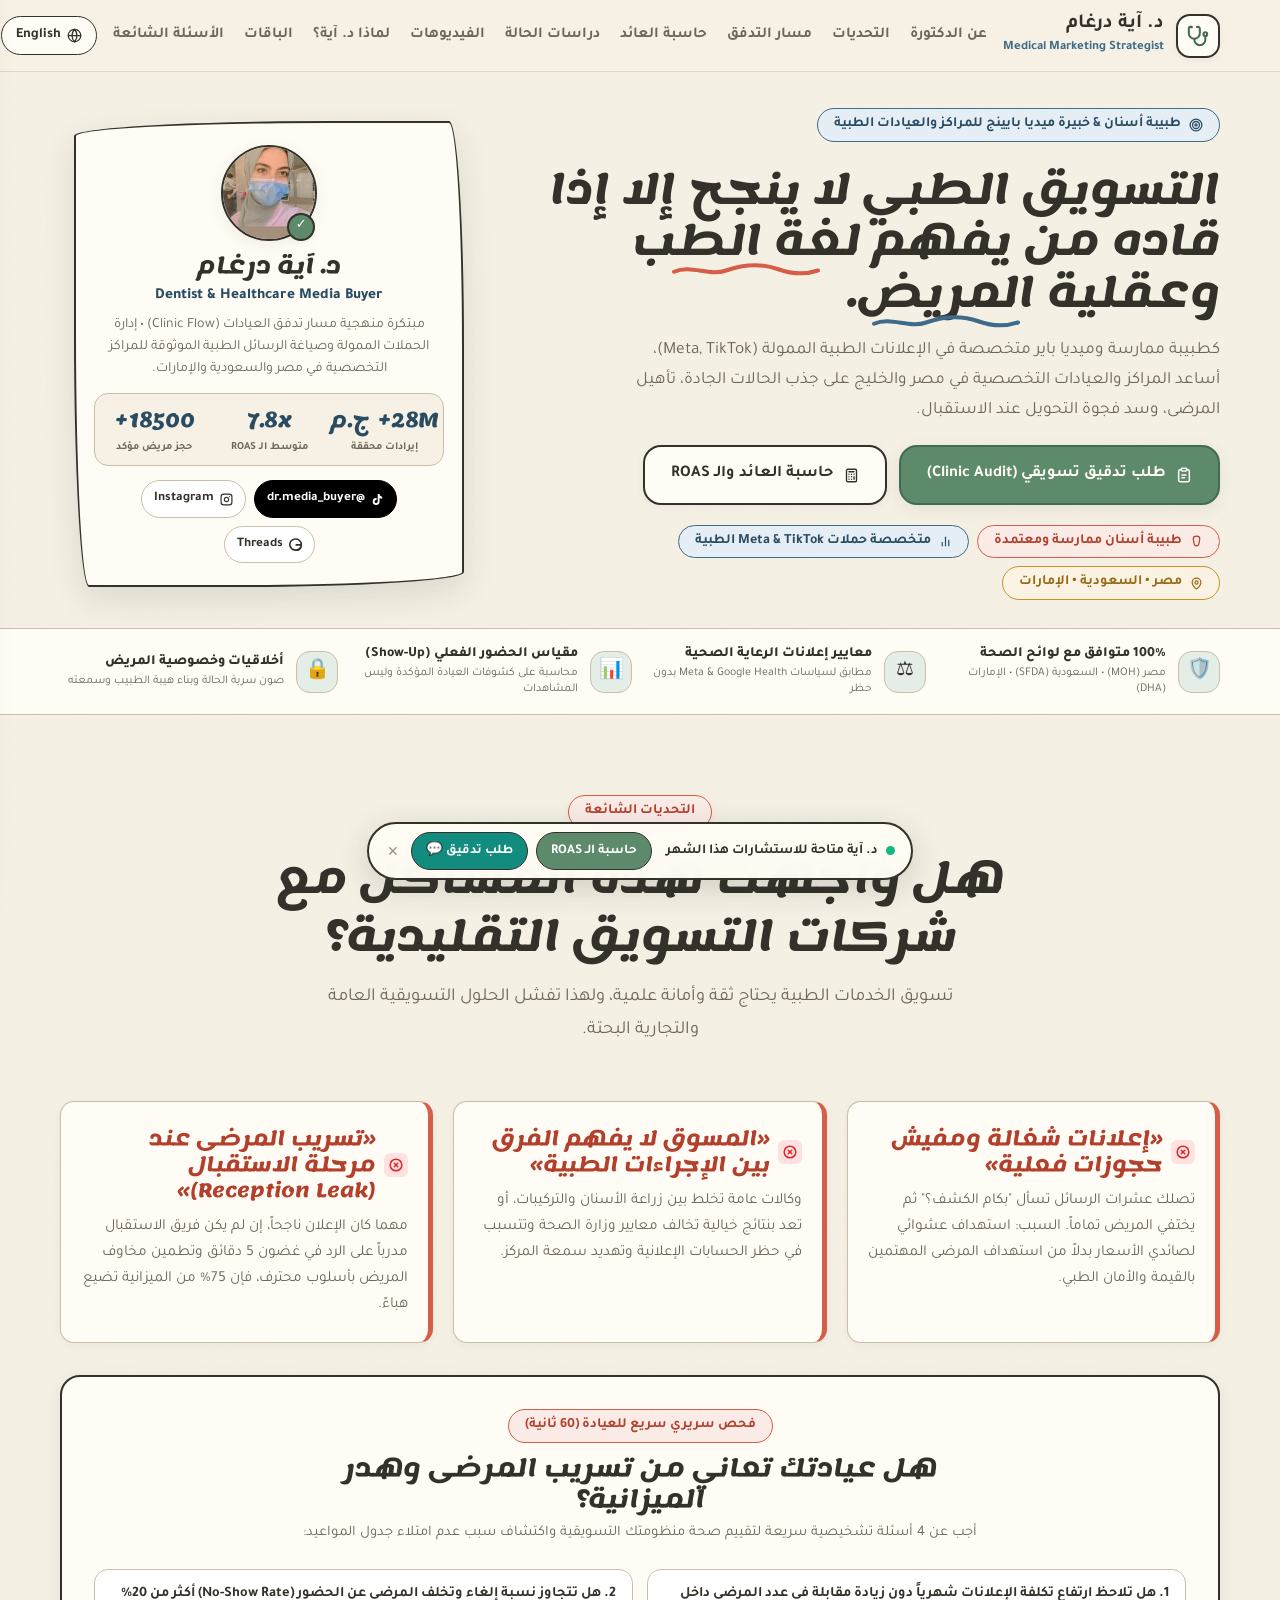
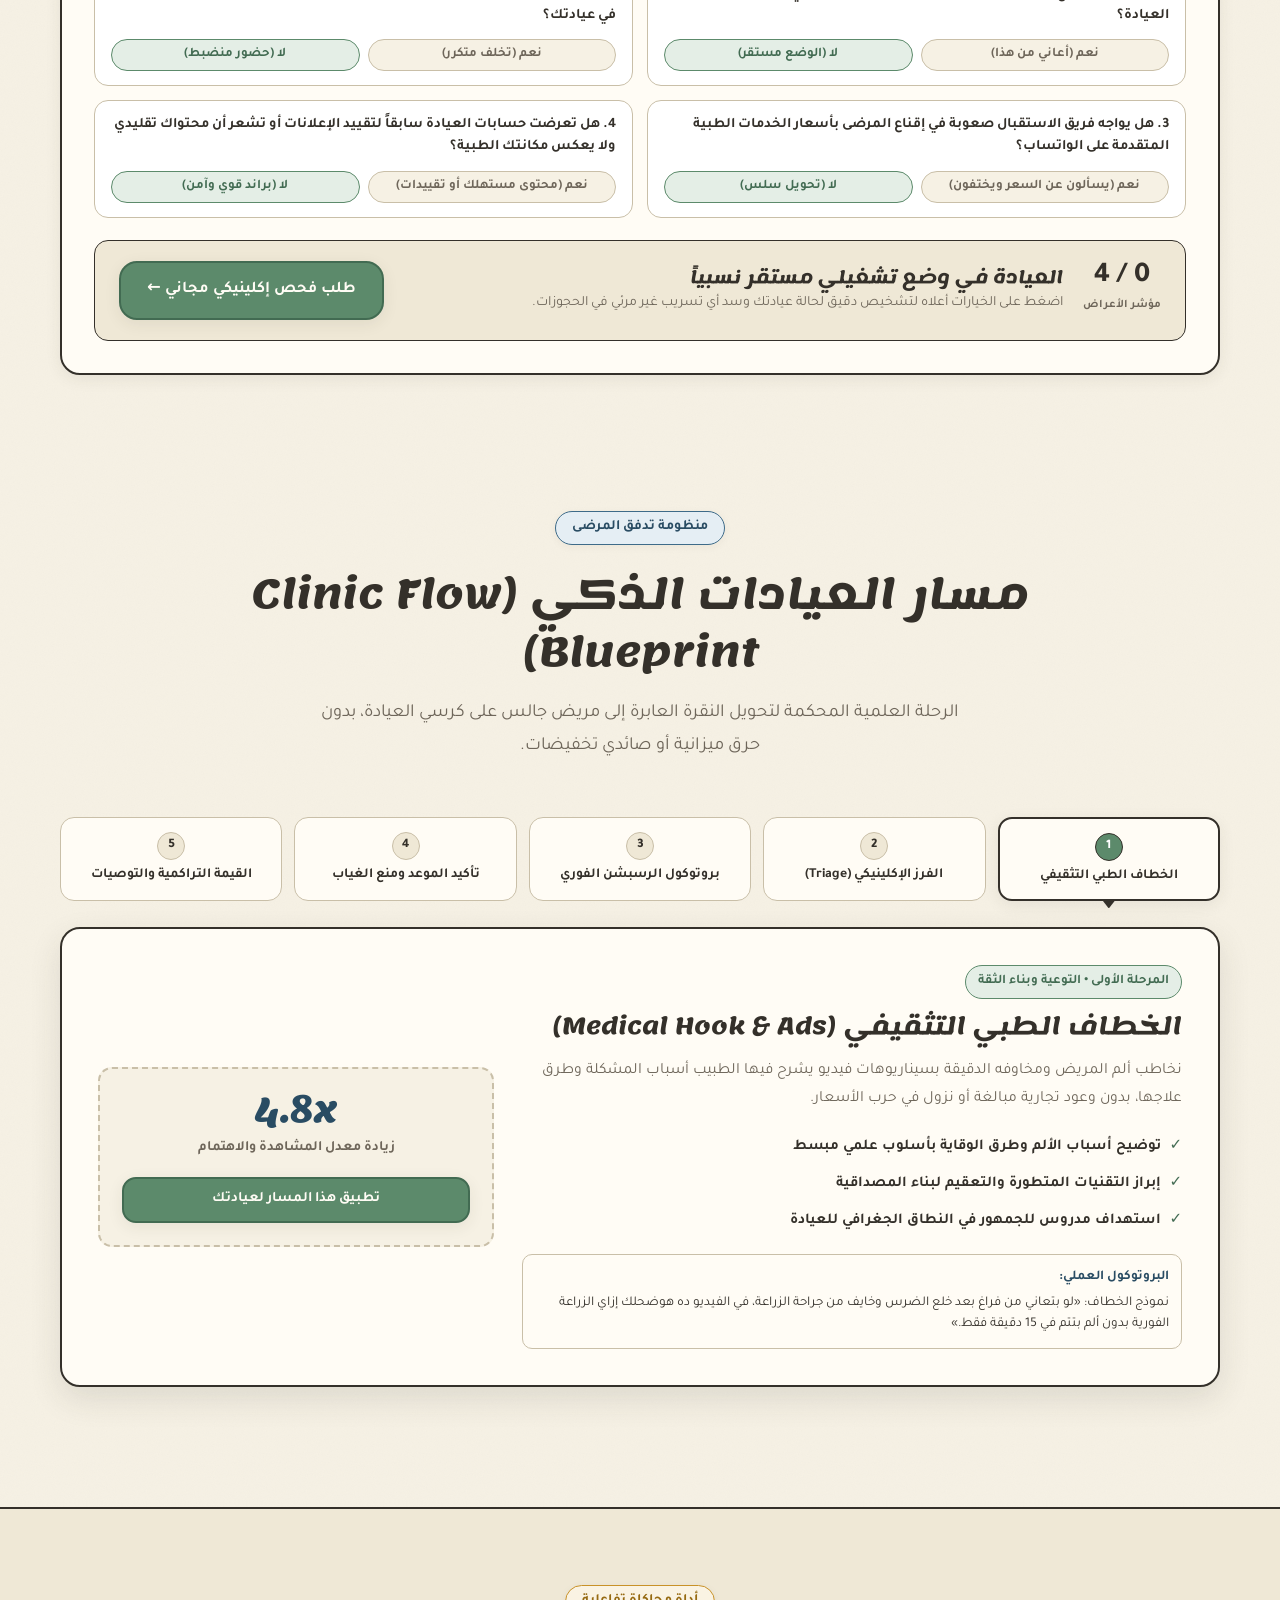
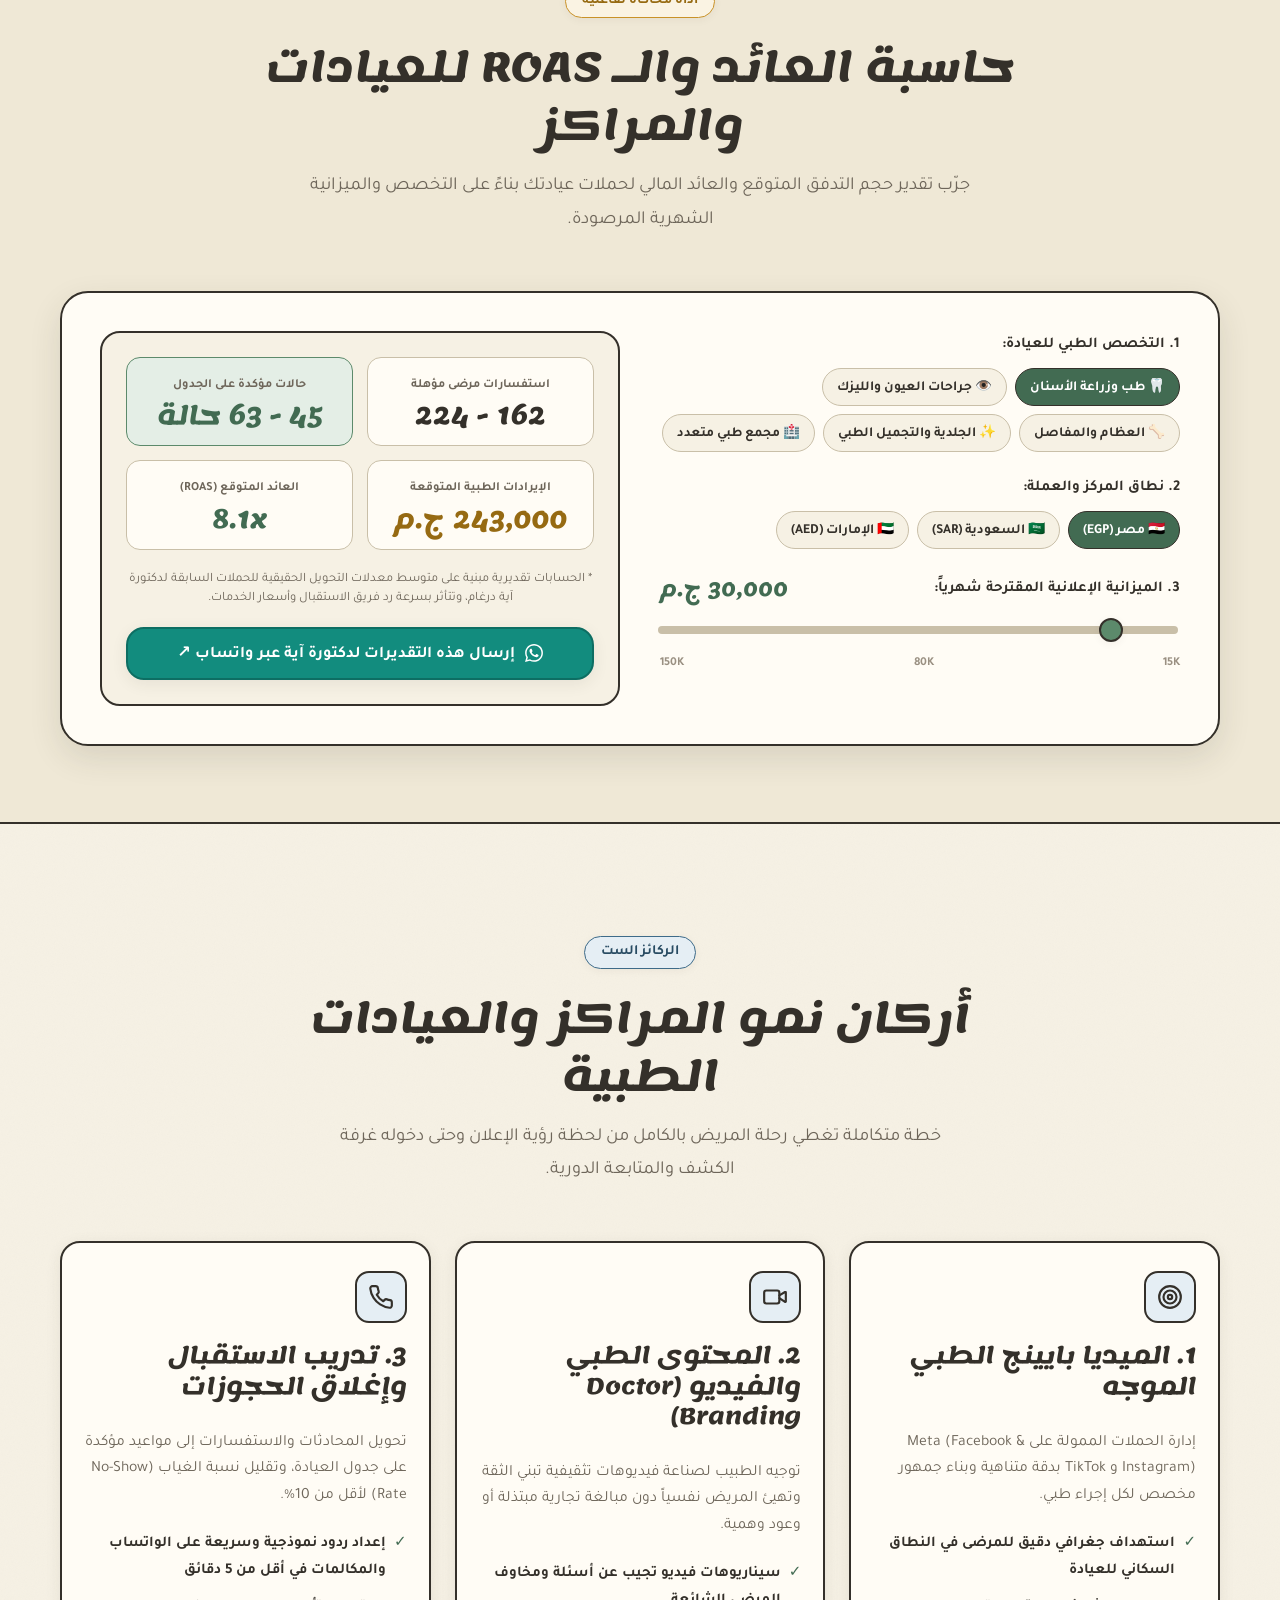
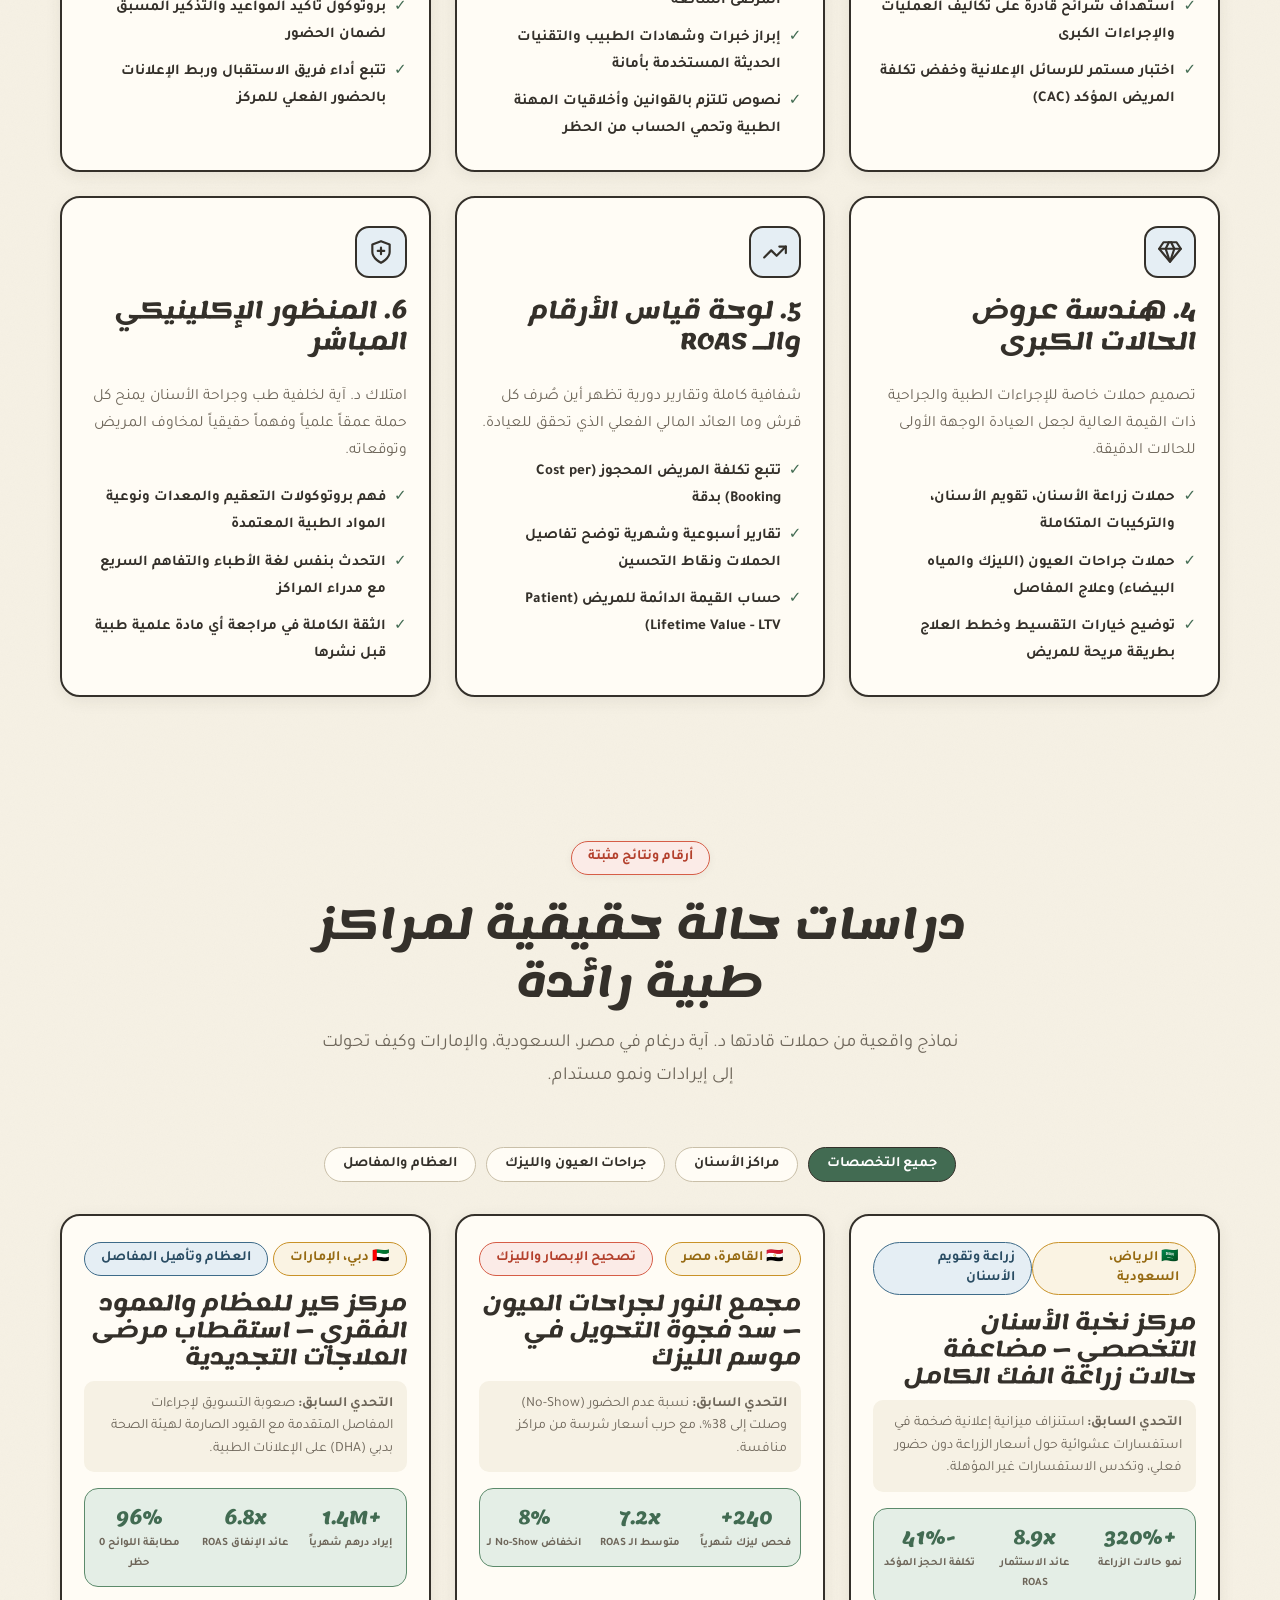
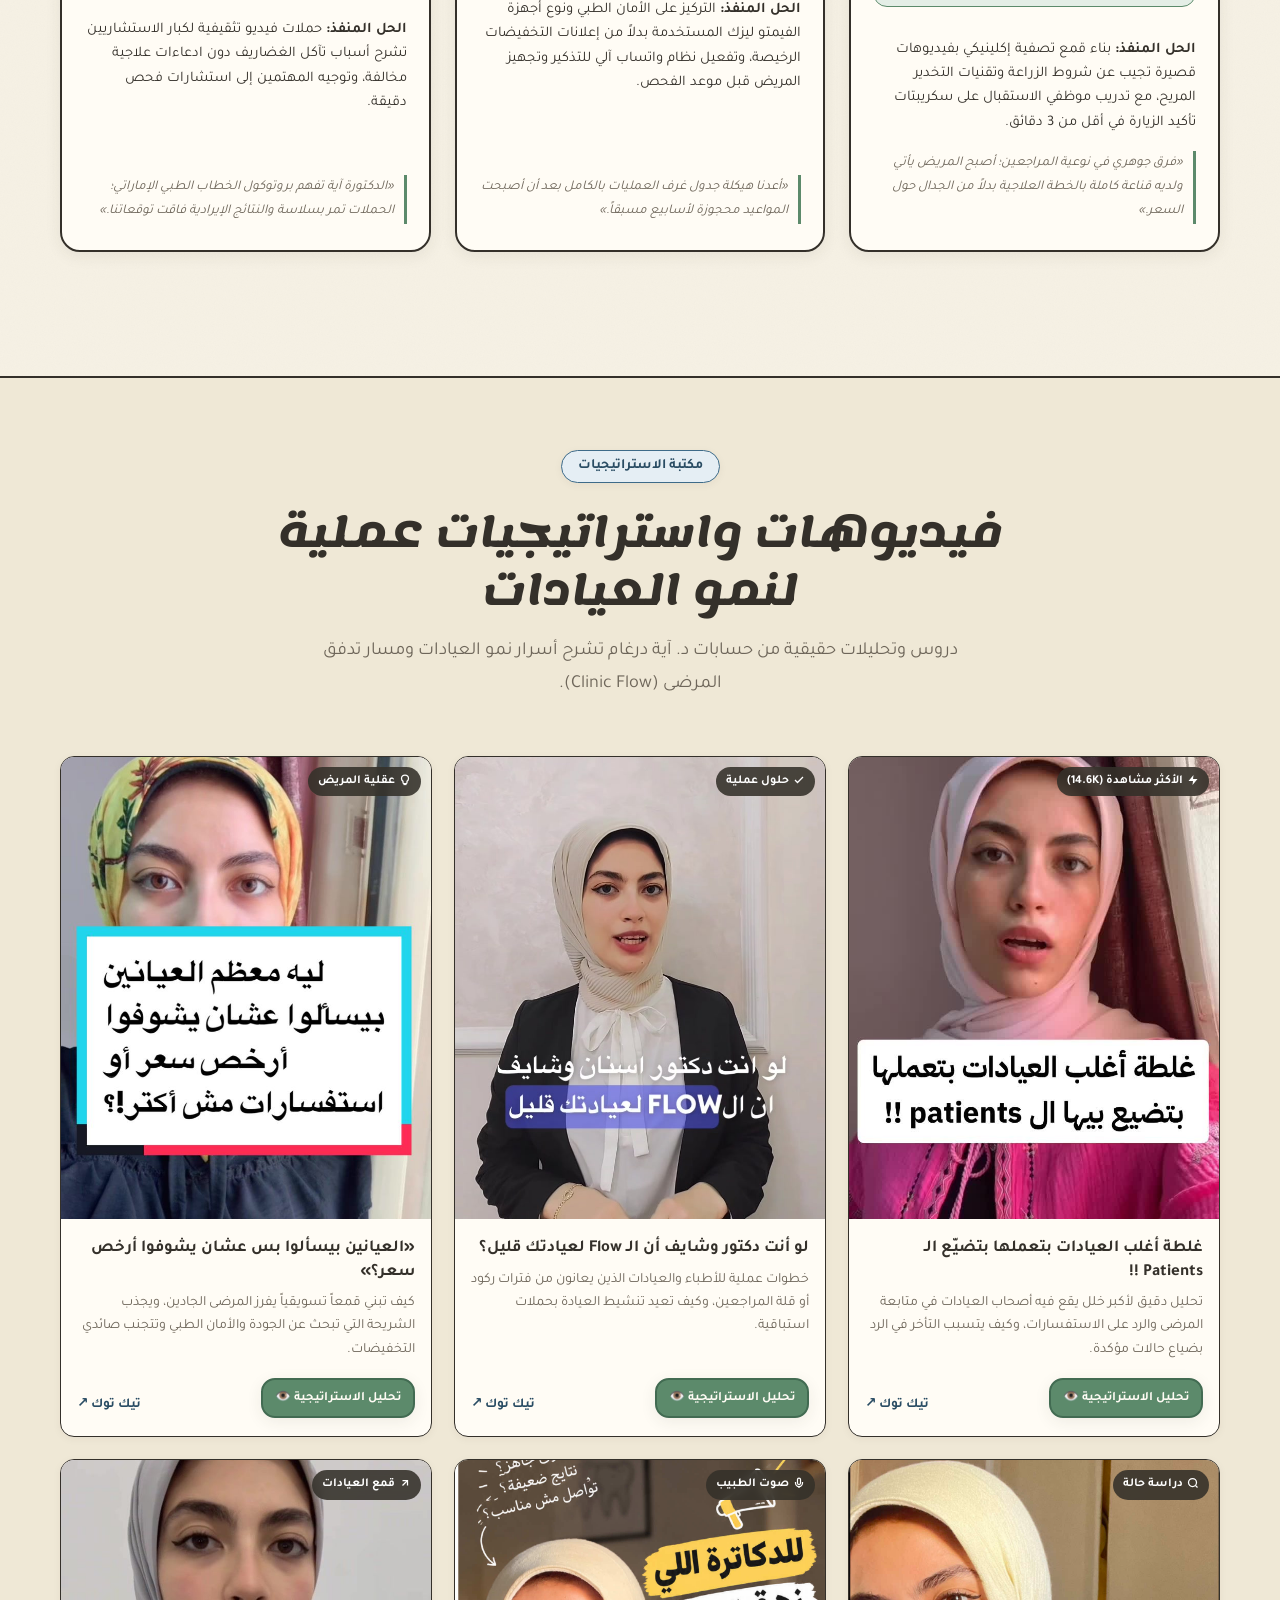
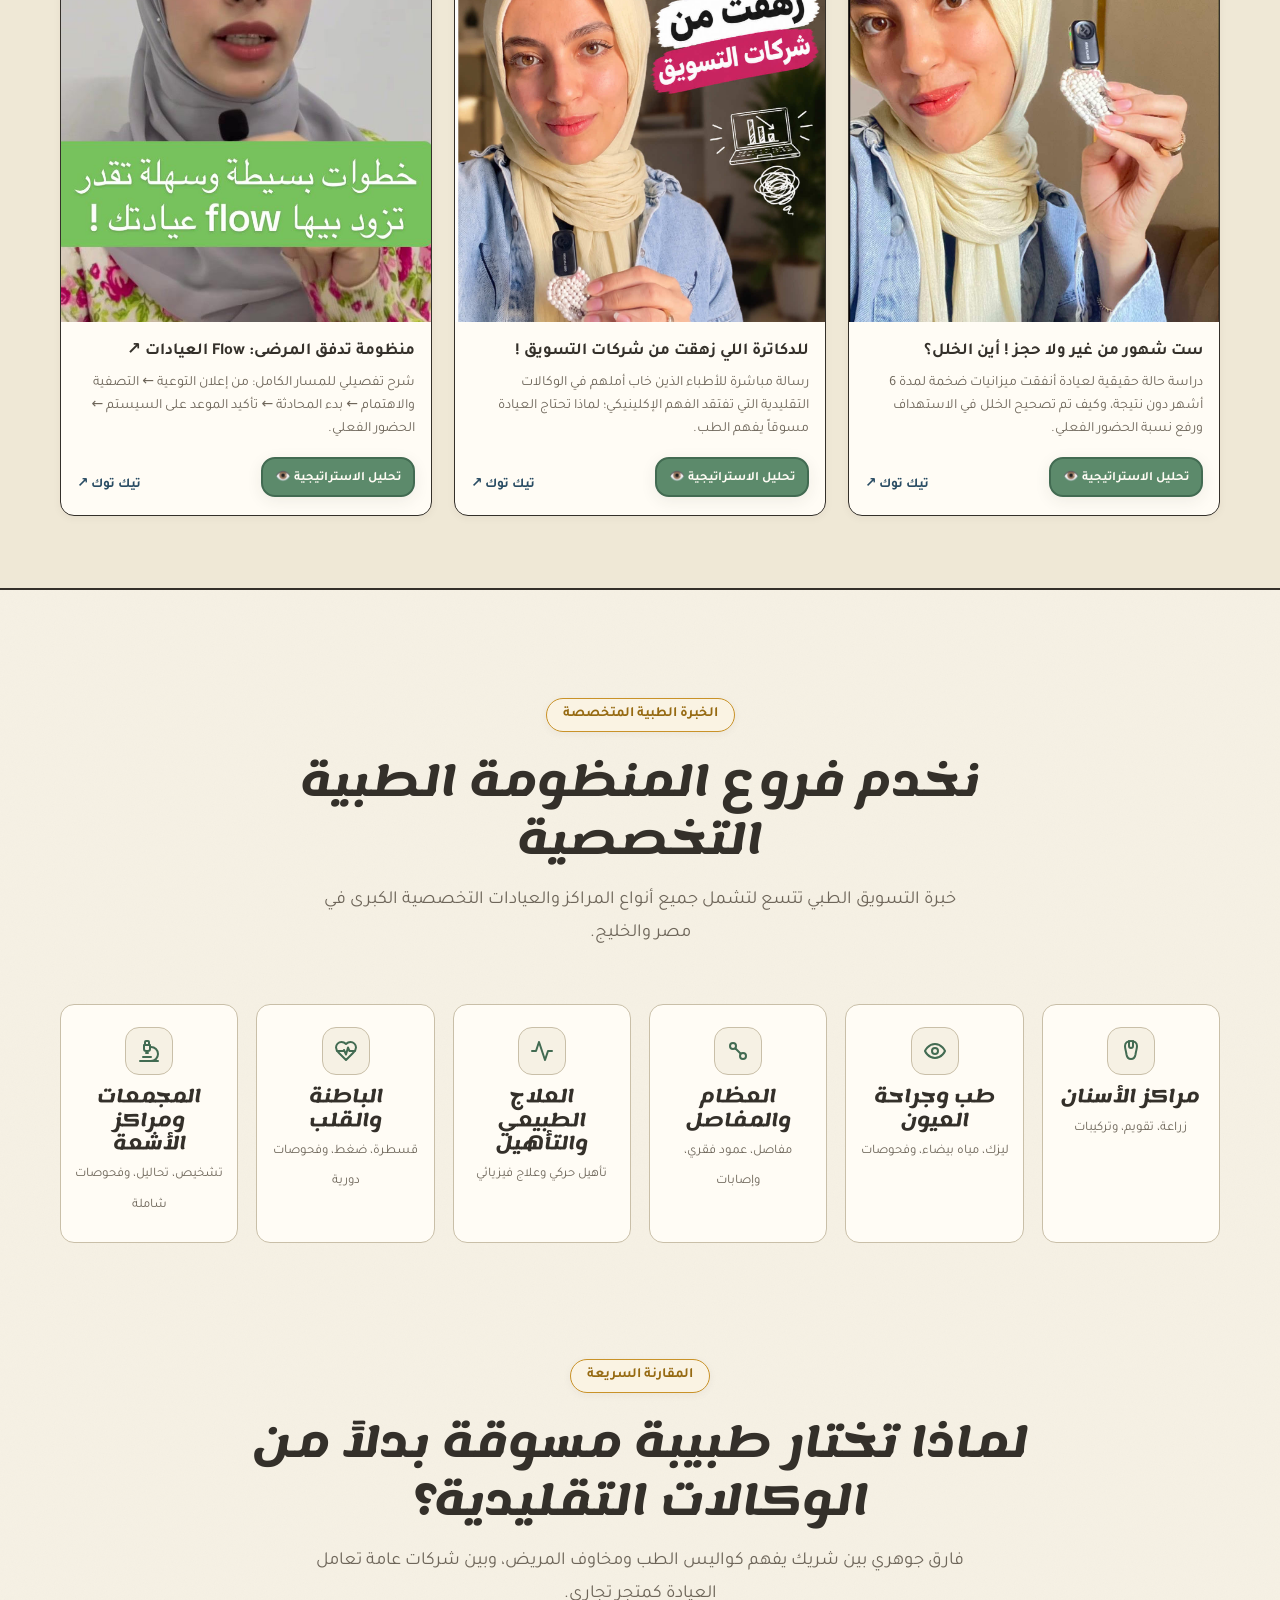
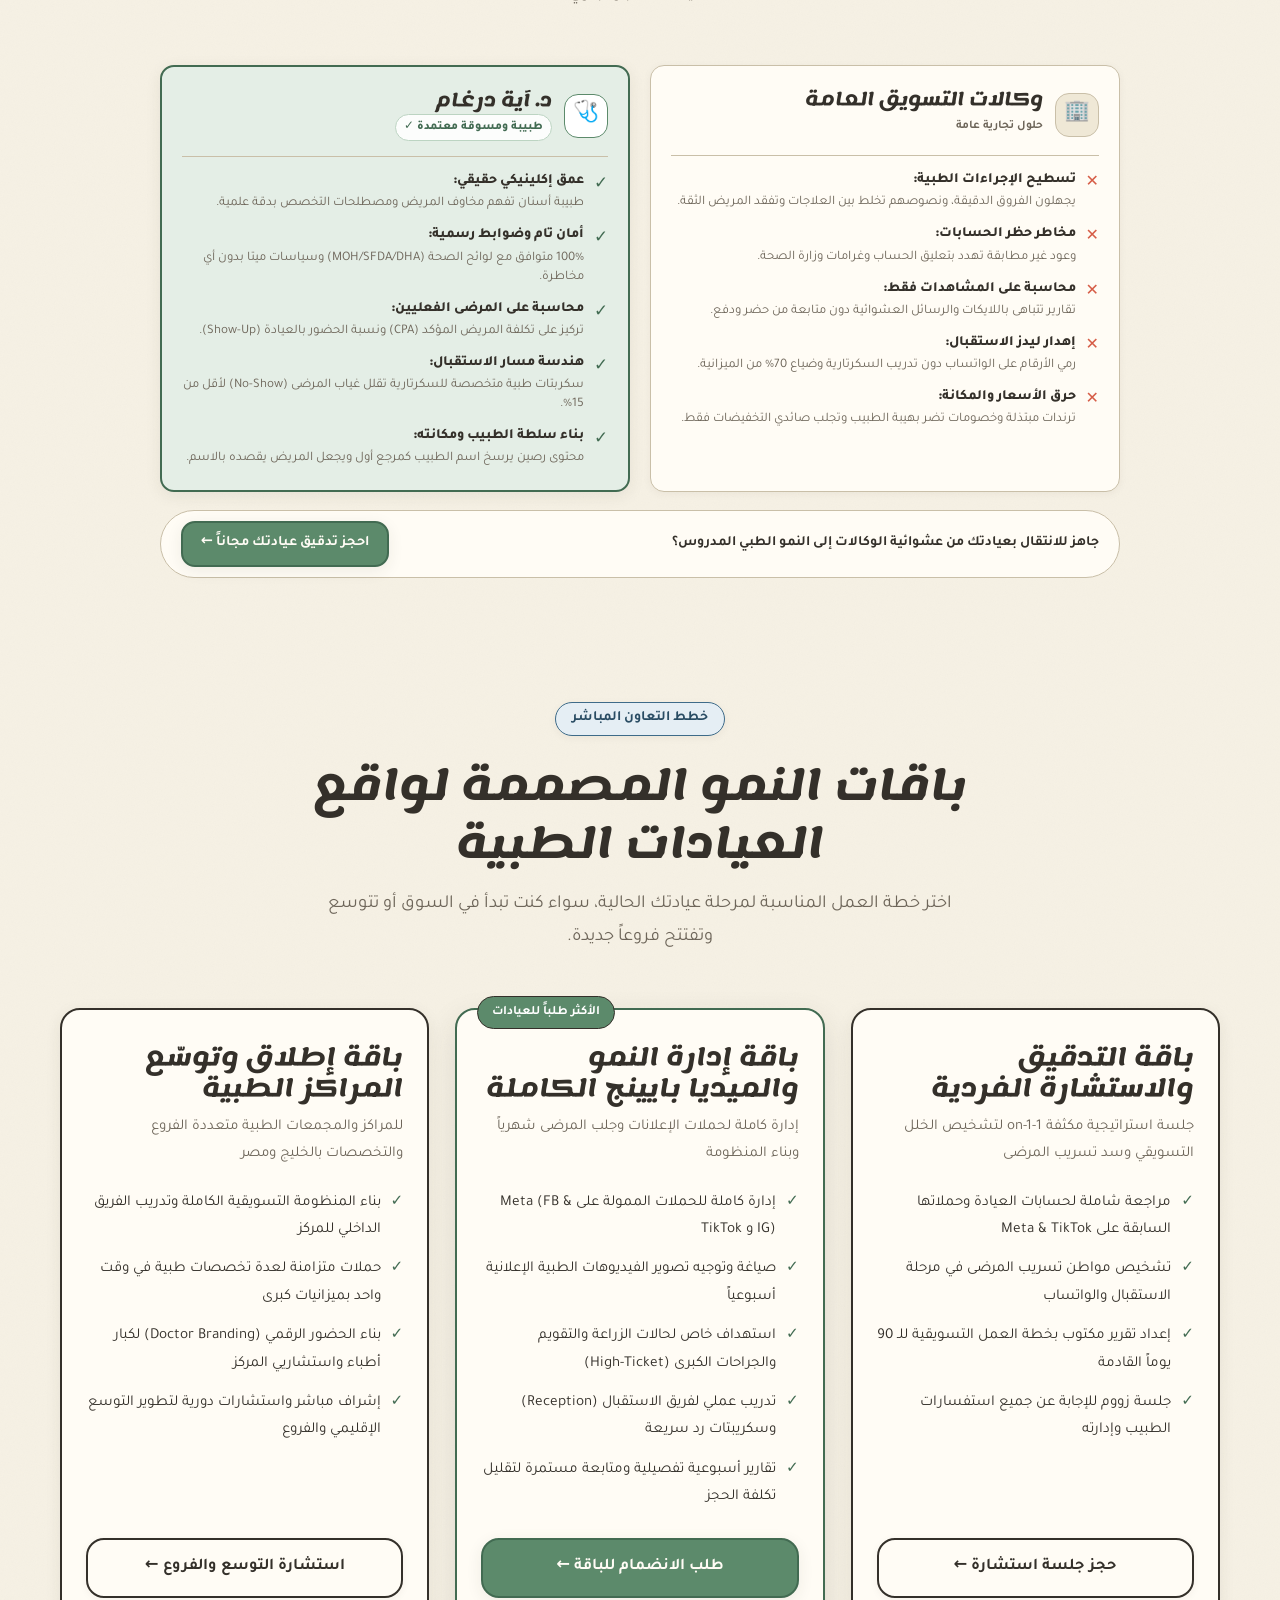
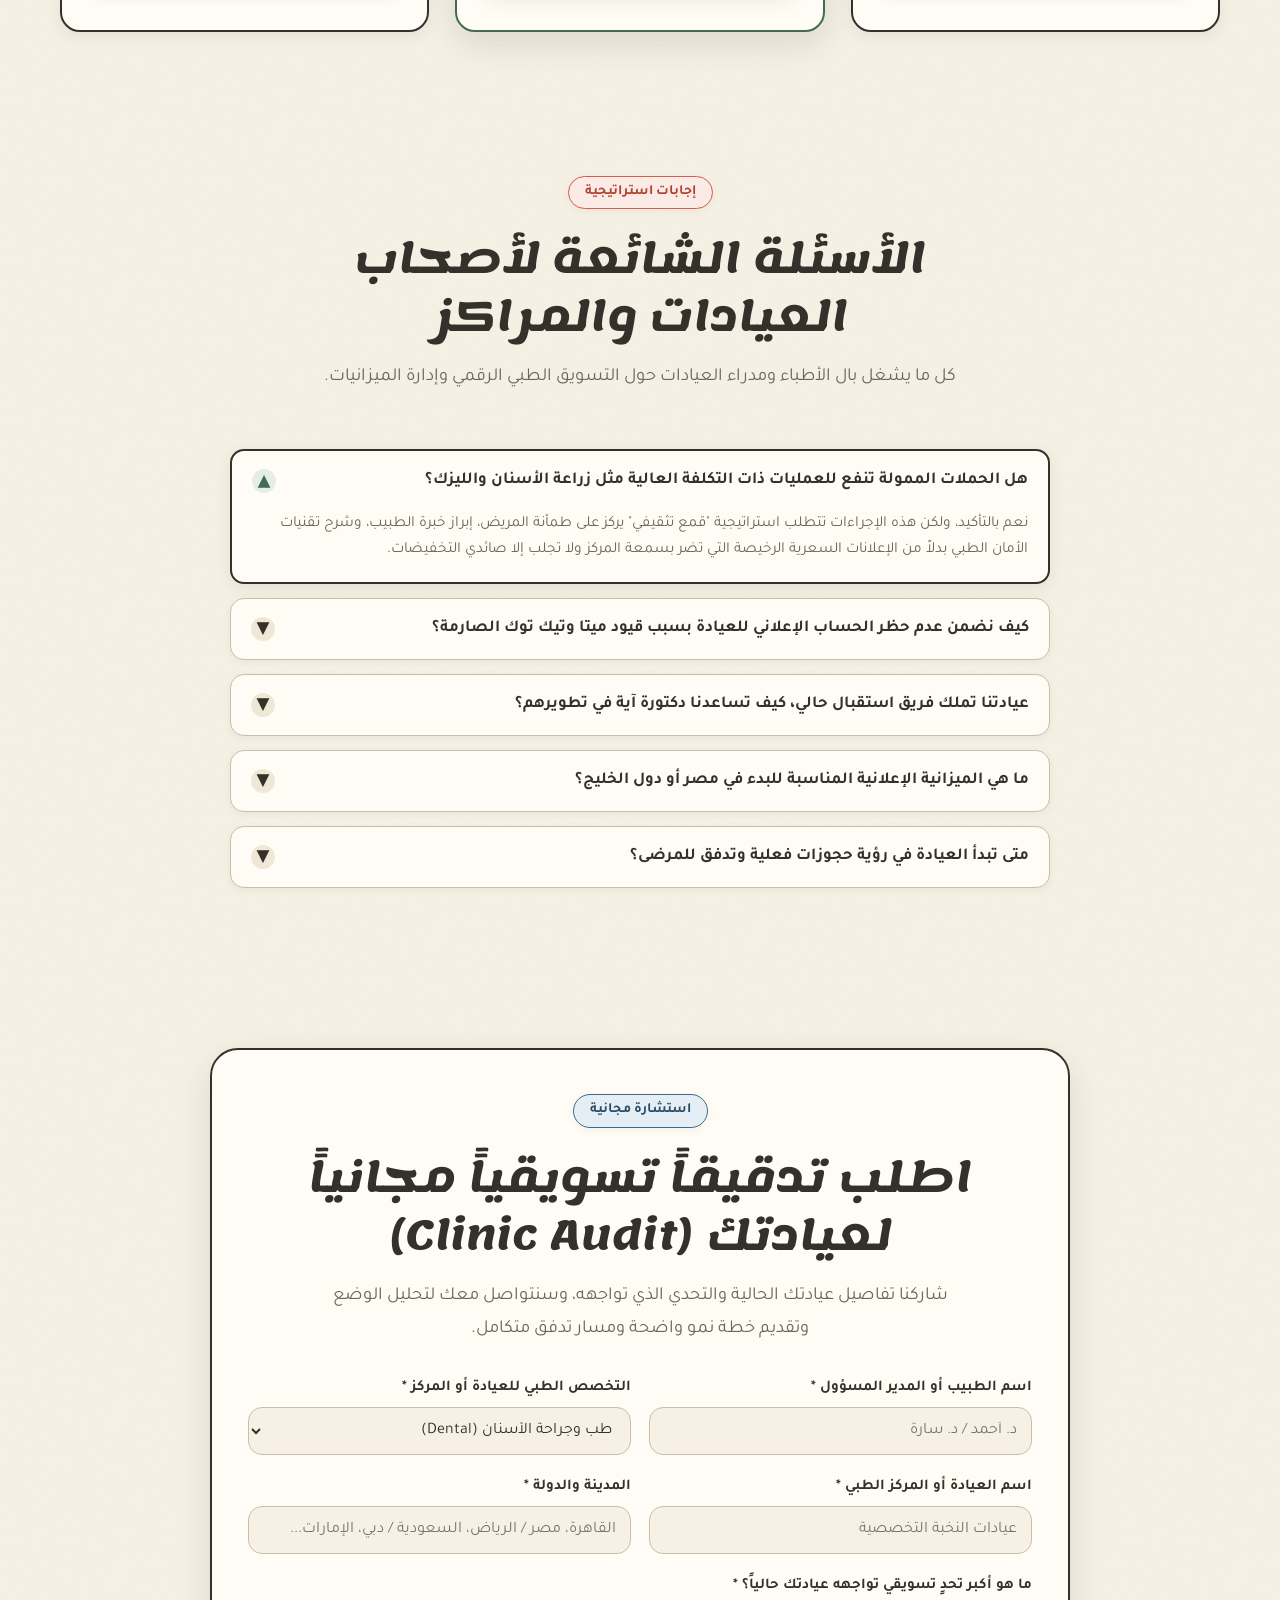
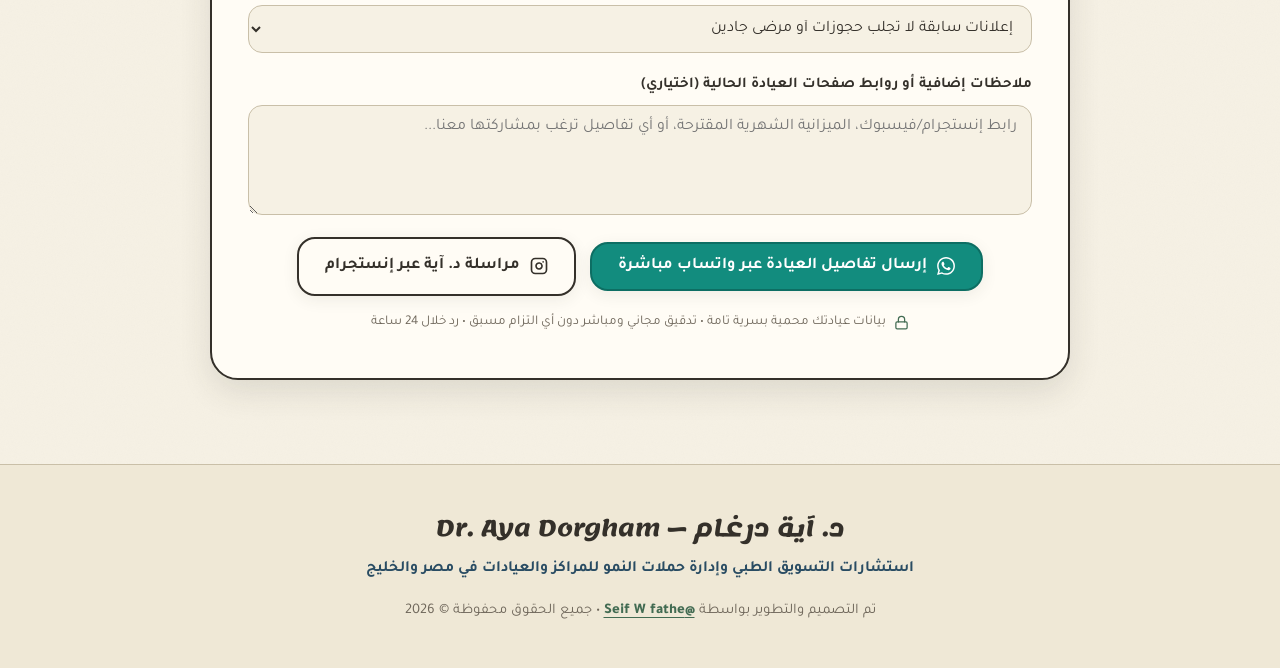
<file: index.html>
<!DOCTYPE html>
<html lang="ar" dir="rtl">
<head>
  <meta charset="UTF-8" />
  <meta name="viewport" content="width=device-width, initial-scale=1.0, viewport-fit=cover" />
  <title>د. آية درغام — استشارات وحملات التسويق الطبي للعيادات والمراكز الصحية</title>
  <meta name="description" content="البورتفوليو الرسمي للدكتورة آية درغام (@dr.media_buyer) — طبيبة أسنان وخبيرة ميديا بايينج للمراكز والعيادات الطبية في مصر، السعودية، والإمارات. حاسبة عائد الاستثمار، منظومة تدفق المرضى، ودراسات حالة حقيقية." />
  <meta name="keywords" content="تسويق طبي, ميديا باير عيادات, تسويق عيادات أسنان, دكتورة آية درغام, تسويق مراكز طبية, إعلانات تيك توك طبية, إعلانات ميتا طبية" />
  <meta name="author" content="د. آية درغام • تصميم وتطوير Seif W fathe" />

  <!-- Canonical & Multilingual SEO -->
  <link rel="canonical" href="https://seifwalidfathe-bot.github.io/dr-aya-portfolio/" />
  <link rel="alternate" hreflang="ar" href="https://seifwalidfathe-bot.github.io/dr-aya-portfolio/" />
  <link rel="alternate" hreflang="en" href="https://seifwalidfathe-bot.github.io/dr-aya-portfolio/index-en.html" />
  <link rel="alternate" hreflang="x-default" href="https://seifwalidfathe-bot.github.io/dr-aya-portfolio/" />

  <!-- Open Graph / Facebook / WhatsApp Preview -->
  <meta property="og:type" content="website" />
  <meta property="og:url" content="https://seifwalidfathe-bot.github.io/dr-aya-portfolio/" />
  <meta property="og:title" content="د. آية درغام — التسويق الطبي المتكامل للمراكز والعيادات التخصصية" />
  <meta property="og:description" content="طبيبة أسنان وميديا باير متخصصة تسد الفجوة بين الإعلانات الممولة والحجوزات المؤكدة في مصر والخليج." />
  <meta property="og:image" content="https://seifwalidfathe-bot.github.io/dr-aya-portfolio/assets/dr-aya-avatar.jpg" />

  <!-- Twitter Card -->
  <meta name="twitter:card" content="summary_large_image" />
  <meta name="twitter:url" content="https://seifwalidfathe-bot.github.io/dr-aya-portfolio/" />
  <meta name="twitter:title" content="د. آية درغام — Medical Marketing Strategist" />
  <meta name="twitter:description" content="إدارة الحملات الممولة وصياغة المنظومة التسويقية للعيادات التخصصية." />
  <meta name="twitter:image" content="https://seifwalidfathe-bot.github.io/dr-aya-portfolio/assets/dr-aya-avatar.jpg" />
  
  <link rel="icon" href="./assets/dr-aya-avatar.jpg" type="image/jpeg" />

  <!-- Performance: Preconnect & Fonts -->
  <link rel="preconnect" href="https://fonts.googleapis.com" />
  <link rel="preconnect" href="https://fonts.gstatic.com" crossorigin />
  <link href="https://fonts.googleapis.com/css2?family=Lemonada:wght@500;600;700&family=Plus+Jakarta+Sans:wght@400;500;600;700;800&family=Tajawal:wght@400;500;700;800&display=swap" rel="stylesheet" />
  <link rel="stylesheet" href="./style.css?v=2.5" />

  <!-- Schema.org Medical & Professional Service Structured Data -->
  <script type="application/ld+json">
  {
    "@context": "https://schema.org",
    "@graph": [
      {
        "@type": "Physician",
        "@id": "https://seifwalidfathe-bot.github.io/dr-aya-portfolio/#physician",
        "name": "Dr. Aya Dorgham (د. آية درغام)",
        "jobTitle": "Dentist & Healthcare Media Buying Strategist",
        "url": "https://seifwalidfathe-bot.github.io/dr-aya-portfolio/",
        "image": "https://seifwalidfathe-bot.github.io/dr-aya-portfolio/assets/dr-aya-avatar.jpg",
        "medicalSpecialty": "Dentistry",
        "description": "طبيبة أسنان واستشارية تسويق طبي متخصصة في إدارة حملات النمو واجتذاب المرضى للمراكز والعيادات في مصر والخليج العربي.",
        "sameAs": [
          "https://www.tiktok.com/@dr.media_buyer",
          "https://www.instagram.com/dentist_aya_dorgham/",
          "https://www.threads.net/@dentist_aya_dorgham"
        ]
      },
      {
        "@type": "ProfessionalService",
        "@id": "https://seifwalidfathe-bot.github.io/dr-aya-portfolio/#service",
        "name": "منظومة التسويق الطبي للعيادات — د. آية درغام",
        "url": "https://seifwalidfathe-bot.github.io/dr-aya-portfolio/",
        "provider": { "@id": "https://seifwalidfathe-bot.github.io/dr-aya-portfolio/#physician" },
        "areaServed": ["EG", "SA", "AE"],
        "serviceType": "Medical Marketing, Healthcare Media Buying, Clinic Patient Acquisition"
      },
      {
        "@type": "FAQPage",
        "mainEntity": [
          {
            "@type": "Question",
            "name": "هل الحملات الممولة مناسبة للإجراءات والعمليات الكبرى كزراعة الأسنان والليزك؟",
            "acceptedAnswer": {
              "@type": "Answer",
              "text": "نعم، ولكن الإجراءات الكبرى تتطلب قمعاً تسويقياً تثقيفياً يبني الثقة أولاً بدلاً من إعلانات الأسعار المباشرة، مع استهداف دقيق للمهتمين بالرعاية طويلة الأمد."
            }
          },
          {
            "@type": "Question",
            "name": "كيف نضمن عدم حظر الحساب الإعلاني بسبب سياسات ميتا وتيك توك الطبية؟",
            "acceptedAnswer": {
              "@type": "Answer",
              "text": "بحكم الخبرة الإكلينيكية، نقوم بصياغة نصوص إعلانية خالية تماماً من الكلمات المحظورة أو الوعود المبالغ فيها، مع الالتزام بالمعايير الصحية العالمية والمحلية."
            }
          },
          {
            "@type": "Question",
            "name": "كيف تساعد د. آية فريق الاستقبال (الرسبشن) في العيادة؟",
            "acceptedAnswer": {
              "@type": "Answer",
              "text": "نقدم سكريبتات رد سريعة ومدروسة طبياً على واتساب والمكالمات للتعامل مع مخاوف المريض وتحويل الاستفسار إلى حجز مؤكد وتقليل نسبة عدم الحضور."
            }
          }
        ]
      }
    ]
  }
  </script>
</head>
<body>

  <!-- ==================== شريط التنقل (Navbar) ==================== -->
  <header class="navbar">
    <div class="container nav-content">
      <a href="#" class="brand-logo" aria-label="الصفحة الرئيسية د. آية درغام">
        <div class="logo-icon">
          <svg width="22" height="22" viewBox="0 0 24 24" fill="none" stroke="currentColor" stroke-width="2.2" stroke-linecap="round" stroke-linejoin="round">
            <path d="M4.8 2.3A.3.3 0 1 0 5 2H4a2 2 0 0 0-2 2v5a6 6 0 0 0 6 6v0a6 6 0 0 0 6-6V4a2 2 0 0 0-2-2h-1a.2.2 0 1 0 .3.3"/>
            <path d="M8 15v1a6 6 0 0 0 6 6v0a6 6 0 0 0 6-6v-4"/>
            <circle cx="20" cy="10" r="2"/>
          </svg>
        </div>
        <div class="logo-text">
          <span class="logo-title">د. آية درغام</span>
          <span class="logo-subtitle">Medical Marketing Strategist</span>
        </div>
      </a>

      <!-- روابط الديسكتوب المتناسقة -->
      <nav aria-label="التنقل الرئيسي">
        <ul class="nav-links">
          <li><a href="#about">عن الدكتورة</a></li>
          <li><a href="#pain-points">التحديات</a></li>
          <li><a href="#clinic-flow">مسار التدفق</a></li>
          <li><a href="#roi-calculator">حاسبة العائد</a></li>
          <li><a href="#case-studies">دراسات الحالة</a></li>
          <li><a href="#videos">الفيديوهات</a></li>
          <li><a href="#comparison">لماذا د. آية؟</a></li>
          <li><a href="#packages">الباقات</a></li>
          <li><a href="#faq">الأسئلة الشائعة</a></li>
        </ul>
      </nav>

      <div class="nav-actions">
        <a href="./index-en.html" class="lang-switch" title="Switch to English version">
          <svg width="15" height="15" viewBox="0 0 24 24" fill="none" stroke="currentColor" stroke-width="2" stroke-linecap="round" stroke-linejoin="round">
            <circle cx="12" cy="12" r="10"/><line x1="2" x2="22" y1="12" y2="12"/><path d="M12 2a15.3 15.3 0 0 1 4 10 15.3 15.3 0 0 1-4 10 15.3 15.3 0 0 1-4-10 15.3 15.3 0 0 1 4-10z"/>
          </svg>
          <span>English</span>
        </a>
        <a href="#contact" class="btn btn-sm nav-cta">طلب استشارة</a>
        <!-- زر القائمة للأجهزة اللوحية والموبايل -->
        <button class="menu-btn" id="menuBtn" aria-label="فتح القائمة" onclick="toggleNavDrawer(true)">
          <span></span>
          <span></span>
          <span></span>
        </button>
      </div>
    </div>
  </header>

  <!-- القائمة الجانبية للشاشات المتوسطة والصغيرة (Mobile & Tablet Drawer) -->
  <div class="nav-backdrop" id="navBackdrop" onclick="toggleNavDrawer(false)"></div>
  <aside class="nav-drawer" id="navDrawer" aria-label="قائمة الهاتف">
    <div class="drawer-header">
      <div class="drawer-brand">
        <div class="logo-icon">
          <svg width="20" height="20" viewBox="0 0 24 24" fill="none" stroke="currentColor" stroke-width="2.2" stroke-linecap="round" stroke-linejoin="round">
            <path d="M4.8 2.3A.3.3 0 1 0 5 2H4a2 2 0 0 0-2 2v5a6 6 0 0 0 6 6v0a6 6 0 0 0 6-6V4a2 2 0 0 0-2-2h-1a.2.2 0 1 0 .3.3"/>
            <path d="M8 15v1a6 6 0 0 0 6 6v0a6 6 0 0 0 6-6v-4"/>
            <circle cx="20" cy="10" r="2"/>
          </svg>
        </div>
        <div>
          <span class="drawer-title" style="font-size:1.1rem; font-weight:700; display:block;">د. آية درغام</span>
          <span style="font-size:0.8rem; color:var(--marketing-deep); font-weight:700;">تسويق المراكز والعيادات</span>
        </div>
      </div>
      <button class="drawer-close" onclick="toggleNavDrawer(false)" aria-label="إغلاق القائمة">✕</button>
    </div>
    <ul class="drawer-links">
      <li><a href="#about" onclick="toggleNavDrawer(false)">عن الدكتورة</a></li>
      <li><a href="#pain-points" onclick="toggleNavDrawer(false)">تحديات العيادات</a></li>
      <li><a href="#clinic-flow" onclick="toggleNavDrawer(false)">مسار تدفق المرضى</a></li>
      <li><a href="#roi-calculator" onclick="toggleNavDrawer(false)">حاسبة العائد والـ ROAS</a></li>
      <li><a href="#case-studies" onclick="toggleNavDrawer(false)">دراسات الحالة والنتائج</a></li>
      <li><a href="#videos" onclick="toggleNavDrawer(false)">الفيديوهات والاستراتيجيات</a></li>
      <li><a href="#comparison" onclick="toggleNavDrawer(false)">لماذا د. آية درغام؟</a></li>
      <li><a href="#niches" onclick="toggleNavDrawer(false)">التخصصات الطبية</a></li>
      <li><a href="#packages" onclick="toggleNavDrawer(false)">باقات النمو</a></li>
      <li><a href="#faq" onclick="toggleNavDrawer(false)">الأسئلة الشائعة</a></li>
      <li><a href="./index-en.html">🌐 English Version</a></li>
    </ul>
    <div class="drawer-footer">
      <a href="#contact" class="btn" style="width:100%;" onclick="toggleNavDrawer(false)">طلب تدقيق تسويقي (Audit)</a>
    </div>
  </aside>

  <main>
    <!-- ==================== قسم الهيرو (Hero) ==================== -->
    <section class="hero" id="about">
      <div class="container hero-grid">
        <div class="hero-content">
          <div class="pill pill-marketing" style="margin-bottom:12px;">
            <svg width="14" height="14" viewBox="0 0 24 24" fill="none" stroke="currentColor" stroke-width="2.2" stroke-linecap="round" stroke-linejoin="round">
              <circle cx="12" cy="12" r="10"/><circle cx="12" cy="12" r="6"/><circle cx="12" cy="12" r="2"/>
            </svg>
            <span>طبيبة أسنان & خبيرة ميديا بايينج للمراكز والعيادات الطبية</span>
          </div>

          <h1>
            التسويق الطبي لا ينجح إلا إذا قاده من يفهم <span class="squiggle medical">لغة الطب</span> وعقلية <span class="squiggle marketing">المريض</span>.
          </h1>

          <p class="hero-desc">
            كطبيبة ممارسة وميديا باير متخصصة في الإعلانات الطبية الممولة (Meta, TikTok)، أساعد المراكز والعيادات التخصصية في مصر والخليج على جذب الحالات الجادة، تأهيل المرضى، وسد فجوة التحويل عند الاستقبال.
          </p>

          <div class="hero-actions">
            <a href="#contact" class="btn">
              <svg width="16" height="16" viewBox="0 0 24 24" fill="none" stroke="currentColor" stroke-width="2.2" stroke-linecap="round" stroke-linejoin="round"><path d="M16 4h2a2 2 0 0 1 2 2v14a2 2 0 0 1-2 2H6a2 2 0 0 1-2-2V6a2 2 0 0 1 2-2h2"/><rect x="8" y="2" width="8" height="4" rx="1" ry="1"/><line x1="9" y1="12" x2="15" y2="12"/><line x1="9" y1="16" x2="13" y2="16"/></svg>
              <span>طلب تدقيق تسويقي (Clinic Audit)</span>
            </a>
            <a href="#roi-calculator" class="btn btn-secondary">
              <svg width="15" height="15" viewBox="0 0 24 24" fill="none" stroke="currentColor" stroke-width="2.2" stroke-linecap="round" stroke-linejoin="round"><rect width="16" height="20" x="4" y="2" rx="2"/><line x1="8" x2="16" y1="6" y2="6"/><line x1="16" x2="16" y1="14" y2="18"/><path d="M8 10h.01"/><path d="M12 10h.01"/><path d="M16 10h.01"/><path d="M8 14h.01"/><path d="M12 14h.01"/><path d="M8 18h.01"/><path d="M12 18h.01"/></svg>
              <span>حاسبة العائد والـ ROAS</span>
            </a>
          </div>

          <div class="hero-badges">
            <div class="pill pill-medical">
              <svg width="13" height="13" viewBox="0 0 24 24" fill="none" stroke="currentColor" stroke-width="2.2" stroke-linecap="round" stroke-linejoin="round"><path d="M12 2C8.5 2 6 4 6 7c0 2.5 1 5 1.5 8.5.5 3 2 4.5 4.5 4.5s4-1.5 4.5-4.5C17 12 18 9.5 18 7c0-3-2.5-5-6-5Z"/></svg>
              <span>طبيبة أسنان ممارسة ومعتمدة</span>
            </div>
            <div class="pill pill-marketing">
              <svg width="13" height="13" viewBox="0 0 24 24" fill="none" stroke="currentColor" stroke-width="2.2" stroke-linecap="round" stroke-linejoin="round"><line x1="18" y1="20" x2="18" y2="10"/><line x1="12" y1="20" x2="12" y2="4"/><line x1="6" y1="20" x2="6" y2="14"/></svg>
              <span>متخصصة حملات Meta & TikTok الطبية</span>
            </div>
            <div class="pill pill-gold">
              <svg width="13" height="13" viewBox="0 0 24 24" fill="none" stroke="currentColor" stroke-width="2.2" stroke-linecap="round" stroke-linejoin="round"><path d="M20 10c0 6-8 12-8 12s-8-6-8-12a8 8 0 0 1 16 0Z"/><circle cx="12" cy="10" r="3"/></svg>
              <span>مصر • السعودية • الإمارات</span>
            </div>
          </div>
        </div>

        <!-- كارت البروفايل اليدوي في الهيرو -->
        <div class="hero-card-col">
          <div class="profile-card">
            <div class="profile-img-wrap">
              <img src="./assets/dr-aya-avatar.jpg" alt="د. آية درغام" class="profile-img" />
              <div class="avatar-badge" title="طبيبة معتمدة">✓</div>
            </div>

            <h3>د. آية درغام</h3>
            <div class="profile-role">Dentist & Healthcare Media Buyer</div>
            <div class="profile-bio-text">
              مبتكرة منهجية مسار تدفق العيادات (Clinic Flow) • إدارة الحملات الممولة وصياغة الرسائل الطبية الموثوقة للمراكز التخصصية في مصر والسعودية والإمارات.
            </div>

            <div class="profile-stats">
              <div>
                <div class="p-stat-val" data-counter="28" data-suffix="M+ ج.م">+28M ج.م</div>
                <div class="p-stat-lbl">إيرادات محققة</div>
              </div>
              <div>
                <div class="p-stat-val" data-counter="7.8" data-suffix="x" data-decimals="1">7.8x</div>
                <div class="p-stat-lbl">متوسط الـ ROAS</div>
              </div>
              <div>
                <div class="p-stat-val" data-counter="18500" data-suffix="+">+18,500</div>
                <div class="p-stat-lbl">حجز مريض مؤكد</div>
              </div>
            </div>

            <div class="profile-socials">
              <a href="https://www.tiktok.com/@dr.media_buyer" target="_blank" rel="noopener" class="social-chip" style="background:#000; color:#fff; border-color:#000;">
                <svg width="13" height="13" viewBox="0 0 24 24" fill="currentColor" class="social-icon"><path d="M19.59 6.69a4.83 4.83 0 0 1-3.77-4.25V2h-3.45v13.67a2.89 2.89 0 0 1-5.2 1.74 2.89 2.89 0 0 1 2.31-4.64c.29 0 .58.04.85.12V9.36a6.34 6.34 0 0 0-.85-.06A6.34 6.34 0 0 0 3.15 15.64a6.34 6.34 0 0 0 6.34 6.36 6.34 6.34 0 0 0 6.34-6.36V9.07a8.28 8.28 0 0 0 4.76 1.49v-3.46c-.34 0-.68-.13-1-.41Z"/></svg>
                <span>@dr.media_buyer</span>
              </a>
              <a href="https://www.instagram.com/dentist_aya_dorgham/" target="_blank" rel="noopener" class="social-chip">
                <svg width="13" height="13" viewBox="0 0 24 24" fill="none" stroke="currentColor" stroke-width="2.2" stroke-linecap="round" stroke-linejoin="round" class="social-icon"><rect width="20" height="20" x="2" y="2" rx="5" ry="5"/><path d="M16 11.37A4 4 0 1 1 12.63 8 4 4 0 0 1 16 11.37z"/><line x1="17.5" x2="17.51" y1="6.5" y2="6.5"/></svg>
                <span>Instagram</span>
              </a>
              <a href="https://www.threads.net/@dentist_aya_dorgham" target="_blank" rel="noopener" class="social-chip">
                <svg width="13" height="13" viewBox="0 0 24 24" fill="currentColor" class="social-icon"><path d="M12.186 24C5.46 24 0 18.672 0 12.122 0 5.571 5.46.243 12.186.243c6.643 0 11.968 5.174 12.177 11.666h-3.141c-.2-4.736-4.072-8.497-9.036-8.497-5.068 0-9.176 4.01-9.176 8.71 0 4.7 4.108 8.71 9.176 8.71 4.257 0 7.828-2.775 8.857-6.577H12.18v-3.056h11.96c.07.63.107 1.272.107 1.925 0 6.55-5.46 11.876-12.061 11.876Z"/></svg>
                <span>Threads</span>
              </a>
            </div>
          </div>
        </div>
      </div>
    </section>

    <!-- ==================== شريط الاعتمادية والامتثال الطبي ==================== -->
    <div class="compliance-trust-strip">
      <div class="container">
        <div class="compliance-strip-inner">
          <div class="compliance-item">
            <div class="compliance-icon-wrap">🛡️</div>
            <div class="compliance-text">
              <strong>100% متوافق مع لوائح الصحة</strong>
              <span>مصر (MOH) • السعودية (SFDA) • الإمارات (DHA)</span>
            </div>
          </div>
          <div class="compliance-item">
            <div class="compliance-icon-wrap">⚖️</div>
            <div class="compliance-text">
              <strong>معايير إعلانات الرعاية الصحية</strong>
              <span>مطابق لسياسات Meta & Google Health بدون حظر</span>
            </div>
          </div>
          <div class="compliance-item">
            <div class="compliance-icon-wrap">📊</div>
            <div class="compliance-text">
              <strong>مقياس الحضور الفعلي (Show-Up)</strong>
              <span>محاسبة على كشوفات العيادة المؤكدة وليس المشاهدات</span>
            </div>
          </div>
          <div class="compliance-item">
            <div class="compliance-icon-wrap">🔒</div>
            <div class="compliance-text">
              <strong>أخلاقيات وخصوصية المريض</strong>
              <span>صون سرية الحالة وبناء هيبة الطبيب وسمعته</span>
            </div>
          </div>
        </div>
      </div>
    </div>

    <!-- ==================== المشكلات الحقيقية لتسويق العيادات ==================== -->
    <section class="container pain-points-section reveal" id="pain-points">
      <div class="section-header">
        <div class="pill pill-medical">التحديات الشائعة</div>
        <h2>هل واجهت هذه المشاكل مع شركات التسويق التقليدية؟</h2>
        <p>تسويق الخدمات الطبية يحتاج ثقة وأمانة علمية، ولهذا تفشل الحلول التسويقية العامة والتجارية البحتة.</p>
      </div>

      <div class="pain-grid">
        <div class="pain-card">
          <h4>
            <span class="pain-alert-icon">
              <svg width="14" height="14" viewBox="0 0 24 24" fill="none" stroke="currentColor" stroke-width="2.5" stroke-linecap="round" stroke-linejoin="round"><circle cx="12" cy="12" r="10"/><line x1="15" y1="9" x2="9" y2="15"/><line x1="9" y1="9" x2="15" y2="15"/></svg>
            </span>
            «إعلانات شغالة ومفيش حجوزات فعلية»
          </h4>
          <p>تصلك عشرات الرسائل تسأل "بكام الكشف؟" ثم يختفي المريض تماماً. السبب: استهداف عشوائي لصائدي الأسعار بدلاً من استهداف المرضى المهتمين بالقيمة والأمان الطبي.</p>
        </div>

        <div class="pain-card">
          <h4>
            <span class="pain-alert-icon">
              <svg width="14" height="14" viewBox="0 0 24 24" fill="none" stroke="currentColor" stroke-width="2.5" stroke-linecap="round" stroke-linejoin="round"><circle cx="12" cy="12" r="10"/><line x1="15" y1="9" x2="9" y2="15"/><line x1="9" y1="9" x2="15" y2="15"/></svg>
            </span>
            «المسوق لا يفهم الفرق بين الإجراءات الطبية»
          </h4>
          <p>وكالات عامة تخلط بين زراعة الأسنان والتركيبات، أو تعد بنتائج خيالية تخالف معايير وزارة الصحة وتتسبب في حظر الحسابات الإعلانية وتهديد سمعة المركز.</p>
        </div>

        <div class="pain-card">
          <h4>
            <span class="pain-alert-icon">
              <svg width="14" height="14" viewBox="0 0 24 24" fill="none" stroke="currentColor" stroke-width="2.5" stroke-linecap="round" stroke-linejoin="round"><circle cx="12" cy="12" r="10"/><line x1="15" y1="9" x2="9" y2="15"/><line x1="9" y1="9" x2="15" y2="15"/></svg>
            </span>
            «تسريب المرضى عند مرحلة الاستقبال (Reception Leak)»
          </h4>
          <p>مهما كان الإعلان ناجحاً، إن لم يكن فريق الاستقبال مدرباً على الرد في غضون 5 دقائق وتطمين مخاوف المريض بأسلوب محترف، فإن 75% من الميزانية تضيع هباءً.</p>
        </div>
      </div>

      <!-- أداة الفحص الإكلينيكي الذاتي في 60 ثانية -->
      <div class="clinic-audit-quiz-card">
        <div class="audit-quiz-header">
          <span class="pill pill-medical">فحص سريري سريع للعيادة (60 ثانية)</span>
          <h3>هل عيادتك تعاني من تسريب المرضى وهدر الميزانية؟</h3>
          <p>أجب عن 4 أسئلة تشخيصية سريعة لتقييم صحة منظومتك التسويقية واكتشاف سبب عدم امتلاء جدول المواعيد:</p>
        </div>

        <div class="audit-quiz-questions">
          <!-- سؤال 1 -->
          <div class="quiz-question-box" data-q="0">
            <div class="quiz-q-text">1. هل تلاحظ ارتفاع تكلفة الإعلانات شهرياً دون زيادة مقابلة في عدد المرضى داخل العيادة؟</div>
            <div class="quiz-q-btns">
              <button class="quiz-opt-btn" onclick="selectQuizAnswer(0, true)">نعم (أعاني من هذا)</button>
              <button class="quiz-opt-btn selected-no" onclick="selectQuizAnswer(0, false)">لا (الوضع مستقر)</button>
            </div>
          </div>

          <!-- سؤال 2 -->
          <div class="quiz-question-box" data-q="1">
            <div class="quiz-q-text">2. هل تتجاوز نسبة إلغاء وتخلف المرضى عن الحضور (No-Show Rate) أكثر من 20% في عيادتك؟</div>
            <div class="quiz-q-btns">
              <button class="quiz-opt-btn" onclick="selectQuizAnswer(1, true)">نعم (تخلف متكرر)</button>
              <button class="quiz-opt-btn selected-no" onclick="selectQuizAnswer(1, false)">لا (حضور منضبط)</button>
            </div>
          </div>

          <!-- سؤال 3 -->
          <div class="quiz-question-box" data-q="2">
            <div class="quiz-q-text">3. هل يواجه فريق الاستقبال صعوبة في إقناع المرضى بأسعار الخدمات الطبية المتقدمة على الواتساب؟</div>
            <div class="quiz-q-btns">
              <button class="quiz-opt-btn" onclick="selectQuizAnswer(2, true)">نعم (يسألون عن السعر ويختفون)</button>
              <button class="quiz-opt-btn selected-no" onclick="selectQuizAnswer(2, false)">لا (تحويل سلس)</button>
            </div>
          </div>

          <!-- سؤال 4 -->
          <div class="quiz-question-box" data-q="3">
            <div class="quiz-q-text">4. هل تعرضت حسابات العيادة سابقاً لتقييد الإعلانات أو تشعر أن محتواك تقليدي ولا يعكس مكانتك الطبية؟</div>
            <div class="quiz-q-btns">
              <button class="quiz-opt-btn" onclick="selectQuizAnswer(3, true)">نعم (محتوى مستهلك أو تقييدات)</button>
              <button class="quiz-opt-btn selected-no" onclick="selectQuizAnswer(3, false)">لا (براند قوي وآمن)</button>
            </div>
          </div>
        </div>

        <div class="audit-quiz-result" id="auditQuizResult">
          <div class="audit-badge-wrap">
            <div class="audit-score-num" id="auditScoreNum">0 / 4</div>
            <div class="audit-score-lbl" id="auditScoreLbl">مؤشر الأعراض</div>
          </div>
          <div class="audit-diag-body">
            <h4 id="auditDiagTitle">العيادة في وضع تشغيلي مستقر نسبياً</h4>
            <p class="audit-diag-desc" id="auditDiagDesc">اضغط على الخيارات أعلاه لتشخيص دقيق لحالة عيادتك وسد أي تسريب غير مرئي في الحجوزات.</p>
          </div>
          <a href="#contact" class="btn btn-primary audit-action-btn" id="auditCtaBtn">طلب فحص إكلينيكي مجاني ←</a>
        </div>
      </div>
    </section>

    <!-- ==================== مخطط مسار المريض (Clinic Flow Blueprint) ==================== -->
    <section class="container clinic-flow-section reveal" id="clinic-flow">
      <div class="section-header">
        <div class="pill pill-marketing">منظومة تدفق المرضى</div>
        <h2>مسار العيادات الذكي (Clinic Flow Blueprint)</h2>
        <p>الرحلة العلمية المحكمة لتحويل النقرة العابرة إلى مريض جالس على كرسي العيادة، بدون حرق ميزانية أو صائدي تخفيضات.</p>
      </div>

      <!-- أزرار الخطوات الخمس التفاعلية -->
      <div class="flow-stepper-nav" id="flowNav">
        <button class="flow-nav-btn active" onclick="switchFlowStep(0)">
          <div class="flow-step-num">1</div>
          <div class="flow-step-title">الخطاف الطبي التثقيفي</div>
        </button>
        <button class="flow-nav-btn" onclick="switchFlowStep(1)">
          <div class="flow-step-num">2</div>
          <div class="flow-step-title">الفرز الإكلينيكي (Triage)</div>
        </button>
        <button class="flow-nav-btn" onclick="switchFlowStep(2)">
          <div class="flow-step-num">3</div>
          <div class="flow-step-title">بروتوكول الرسبشن الفوري</div>
        </button>
        <button class="flow-nav-btn" onclick="switchFlowStep(3)">
          <div class="flow-step-num">4</div>
          <div class="flow-step-title">تأكيد الموعد ومنع الغياب</div>
        </button>
        <button class="flow-nav-btn" onclick="switchFlowStep(4)">
          <div class="flow-step-num">5</div>
          <div class="flow-step-title">القيمة التراكمية والتوصيات</div>
        </button>
      </div>

      <!-- بانل محتوى الخطوة التفاعلية -->
      <div class="flow-card-panel" id="flowContentPanel">
        <!-- المحتوى يحقن ديناميكياً بواسطة JavaScript -->
      </div>
    </section>

    <!-- ==================== حاسبة العائد والـ ROAS التفاعلية ==================== -->
    <section class="roi-calculator-section reveal" id="roi-calculator">
      <div class="container">
        <div class="section-header">
          <div class="pill pill-gold">أداة محاكاة تفاعلية</div>
          <h2>حاسبة العائد والـ ROAS للعيادات والمراكز</h2>
          <p>جرّب تقدير حجم التدفق المتوقع والعائد المالي لحملات عيادتك بناءً على التخصص والميزانية الشهرية المرصودة.</p>
        </div>

        <div class="calc-wrapper">
          <div class="calc-grid">
            <!-- جانب المدخلات -->
            <div class="calc-inputs-col">
              <!-- اختيار التخصص -->
              <div class="calc-control-group">
                <div class="calc-label">
                  <span>1. التخصص الطبي للعيادة:</span>
                </div>
                <div class="calc-pills-row" id="specialtyPills">
                  <button class="calc-pill-btn active" data-spec="dental" onclick="setCalcSpecialty('dental')">🦷 طب وزراعة الأسنان</button>
                  <button class="calc-pill-btn" data-spec="eyes" onclick="setCalcSpecialty('eyes')">👁️ جراحات العيون والليزك</button>
                  <button class="calc-pill-btn" data-spec="ortho" onclick="setCalcSpecialty('ortho')">🦴 العظام والمفاصل</button>
                  <button class="calc-pill-btn" data-spec="derma" onclick="setCalcSpecialty('derma')">✨ الجلدية والتجميل الطبي</button>
                  <button class="calc-pill-btn" data-spec="multi" onclick="setCalcSpecialty('multi')">🏥 مجمع طبي متعدد</button>
                </div>
              </div>

              <!-- اختيار العملة / الدولة -->
              <div class="calc-control-group">
                <div class="calc-label">
                  <span>2. نطاق المركز والعملة:</span>
                </div>
                <div class="calc-pills-row" id="currencyPills">
                  <button class="calc-pill-btn active" data-curr="EGP" onclick="setCalcCurrency('EGP')">🇪🇬 مصر (EGP)</button>
                  <button class="calc-pill-btn" data-curr="SAR" onclick="setCalcCurrency('SAR')">🇸🇦 السعودية (SAR)</button>
                  <button class="calc-pill-btn" data-curr="AED" onclick="setCalcCurrency('AED')">🇦🇪 الإمارات (AED)</button>
                </div>
              </div>

              <!-- سلايدر الميزانية الشهرية -->
              <div class="calc-control-group">
                <div class="calc-label">
                  <span>3. الميزانية الإعلانية المقترحة شهرياً:</span>
                  <span class="calc-label-val" id="budgetDisplayVal">30,000 ج.م</span>
                </div>
                <input type="range" class="calc-slider" id="budgetSlider" min="15000" max="150000" step="5000" value="30000" oninput="updateCalculator()" />
                <div class="calc-slider-scale">
                  <span id="sliderMinLabel">15K</span>
                  <span id="sliderMidLabel">80K</span>
                  <span id="sliderMaxLabel">150K</span>
                </div>
              </div>
            </div>

            <!-- جانب النتائج المحسوبة -->
            <div class="calc-results-panel">
              <div class="calc-metrics-grid">
                <div class="calc-metric-card">
                  <div class="calc-metric-title">استفسارات مرضى مؤهلة</div>
                  <div class="calc-metric-number" id="calcLeads">140 - 180</div>
                </div>
                <div class="calc-metric-card highlight">
                  <div class="calc-metric-title">حالات مؤكدة على الجدول</div>
                  <div class="calc-metric-number accent" id="calcBookings">38 - 52 مريض</div>
                </div>
                <div class="calc-metric-card">
                  <div class="calc-metric-title">الإيرادات الطبية المتوقعة</div>
                  <div class="calc-metric-number gold" id="calcRevenue">210,000 ج.م</div>
                </div>
                <div class="calc-metric-card">
                  <div class="calc-metric-title">العائد المتوقع (ROAS)</div>
                  <div class="calc-metric-number accent" id="calcRoas">7.0x</div>
                </div>
              </div>

              <div class="calc-disclaimer">
                * الحسابات تقديرية مبنية على متوسط معدلات التحويل الحقيقية للحملات السابقة لدكتورة آية درغام، وتتأثر بسرعة رد فريق الاستقبال وأسعار الخدمات.
              </div>

              <button class="btn btn-whatsapp" style="width:100%;" onclick="sendCalculatedWhatsapp()">
                <svg width="18" height="18" viewBox="0 0 24 24" fill="currentColor"><path d="M.057 24l1.687-6.163c-1.041-1.804-1.588-3.849-1.587-5.946.003-6.556 5.338-11.891 11.893-11.891 3.181.001 6.167 1.24 8.413 3.488 2.245 2.248 3.481 5.236 3.48 8.414-.003 6.557-5.338 11.892-11.893 11.892-1.99-.001-3.951-.5-5.688-1.448l-6.305 1.654zm6.597-3.807c1.676.995 3.276 1.591 5.392 1.592 5.448 0 9.886-4.434 9.889-9.885.002-5.462-4.415-9.89-9.881-9.892-5.452 0-9.887 4.434-9.889 9.884-.001 2.225.651 3.891 1.746 5.634l-.999 3.648 3.742-.981zm11.387-5.464c-.074-.124-.272-.198-.57-.347-.297-.149-1.758-.868-2.031-.967-.272-.099-.47-.149-.669.149-.198.297-.768.967-.941 1.165-.173.198-.347.223-.644.074-.297-.149-1.255-.462-2.39-1.475-.883-.788-1.48-1.761-1.653-2.059-.173-.297-.018-.458.13-.606.134-.133.297-.347.446-.521.151-.172.2-.296.3-.495.099-.198.05-.372-.025-.521-.075-.148-.669-1.611-.916-2.206-.242-.579-.487-.501-.669-.51l-.57-.01c-.198 0-.52.074-.792.372s-1.04 1.016-1.04 2.479 1.065 2.876 1.213 3.074c.149.198 2.095 3.2 5.076 4.487.709.306 1.263.489 1.694.626.712.226 1.36.194 1.872.118.571-.085 1.758-.719 2.006-1.413.248-.695.248-1.29.173-1.414z"/></svg>
                <span>إرسال هذه التقديرات لدكتورة آية عبر واتساب ↗</span>
              </button>
            </div>
          </div>
        </div>
      </div>
    </section>

    <!-- ==================== أركان المنظومة التسويقية ==================== -->
    <section class="container marketing-pillars reveal" id="pillars">
      <div class="section-header">
        <div class="pill pill-marketing">الركائز الست</div>
        <h2>أركان نمو المراكز والعيادات الطبية</h2>
        <p>خطة متكاملة تغطي رحلة المريض بالكامل من لحظة رؤية الإعلان وحتى دخوله غرفة الكشف والمتابعة الدورية.</p>
      </div>

      <div class="pillars-grid">
        <!-- ركن 1: الميديا بايينج الطبي -->
        <div class="pillar-card">
          <div class="pillar-icon">
            <svg width="26" height="26" viewBox="0 0 24 24" fill="none" stroke="currentColor" stroke-width="2" stroke-linecap="round" stroke-linejoin="round">
              <circle cx="12" cy="12" r="10"/><circle cx="12" cy="12" r="6"/><circle cx="12" cy="12" r="2"/>
            </svg>
          </div>
          <h3>1. الميديا بايينج الطبي الموجه</h3>
          <p>إدارة الحملات الممولة على Meta (Facebook & Instagram) و TikTok بدقة متناهية وبناء جمهور مخصص لكل إجراء طبي.</p>
          <ul class="pillar-features">
            <li><span>✓</span> استهداف جغرافي دقيق للمرضى في النطاق السكاني للعيادة</li>
            <li><span>✓</span> استهداف شرائح قادرة على تكاليف العمليات والإجراءات الكبرى</li>
            <li><span>✓</span> اختبار مستمر للرسائل الإعلانية وخفض تكلفة المريض المؤكد (CAC)</li>
          </ul>
        </div>

        <!-- ركن 2: صناعة المحتوى الطبي الرصين -->
        <div class="pillar-card">
          <div class="pillar-icon">
            <svg width="26" height="26" viewBox="0 0 24 24" fill="none" stroke="currentColor" stroke-width="2" stroke-linecap="round" stroke-linejoin="round">
              <path d="m16 13 5.223 3.482a.5.5 0 0 0 .777-.416V7.87a.5.5 0 0 0-.752-.432L16 10.5"/><rect x="2" y="6" width="14" height="12" rx="2"/>
            </svg>
          </div>
          <h3>2. المحتوى الطبي والفيديو (Doctor Branding)</h3>
          <p>توجيه الطبيب لصناعة فيديوهات تثقيفية تبني الثقة وتهيئ المريض نفسياً دون مبالغة تجارية مبتذلة أو وعود وهمية.</p>
          <ul class="pillar-features">
            <li><span>✓</span> سيناريوهات فيديو تجيب عن أسئلة ومخاوف المرضى الشائعة</li>
            <li><span>✓</span> إبراز خبرات وشهادات الطبيب والتقنيات الحديثة المستخدمة بأمانة</li>
            <li><span>✓</span> نصوص تلتزم بالقوانين وأخلاقيات المهنة الطبية وتحمي الحساب من الحظر</li>
          </ul>
        </div>

        <!-- ركن 3: قمع تحويل المرضى وتدريب الرسبشن -->
        <div class="pillar-card">
          <div class="pillar-icon">
            <svg width="26" height="26" viewBox="0 0 24 24" fill="none" stroke="currentColor" stroke-width="2" stroke-linecap="round" stroke-linejoin="round">
              <path d="M22 16.92v3a2 2 0 0 1-2.18 2 19.79 19.79 0 0 1-8.63-3.07 19.5 19.5 0 0 1-6-6 19.79 19.79 0 0 1-3.07-8.67A2 2 0 0 1 4.11 2h3a2 2 0 0 1 2 1.72 12.84 12.84 0 0 0 .7 2.81 2 2 0 0 1-.45 2.11L8.09 9.91a16 16 0 0 0 6 6l1.27-1.27a2 2 0 0 1 2.11-.45 12.84 12.84 0 0 0 2.81.7A2 2 0 0 1 22 16.92z"/>
            </svg>
          </div>
          <h3>3. تدريب الاستقبال وإغلاق الحجوزات</h3>
          <p>تحويل المحادثات والاستفسارات إلى مواعيد مؤكدة على جدول العيادة، وتقليل نسبة الغياب (No-Show Rate) لأقل من 10%.</p>
          <ul class="pillar-features">
            <li><span>✓</span> إعداد ردود نموذجية وسريعة على الواتساب والمكالمات في أقل من 5 دقائق</li>
            <li><span>✓</span> بروتوكول تأكيد المواعيد والتذكير المسبق لضمان الحضور</li>
            <li><span>✓</span> تتبع أداء فريق الاستقبال وربط الإعلانات بالحضور الفعلي للمركز</li>
          </ul>
        </div>

        <!-- ركن 4: تسويق الحالات الكبرى (High-Ticket) -->
        <div class="pillar-card">
          <div class="pillar-icon">
            <svg width="26" height="26" viewBox="0 0 24 24" fill="none" stroke="currentColor" stroke-width="2" stroke-linecap="round" stroke-linejoin="round">
              <path d="M6 3h12l4 6-10 12L2 9z"/><path d="M11 3 8 9l4 12 4-12-3-6"/><path d="M2 9h20"/>
            </svg>
          </div>
          <h3>4. هندسة عروض الحالات الكبرى</h3>
          <p>تصميم حملات خاصة للإجراءات الطبية والجراحية ذات القيمة العالية لجعل العيادة الوجهة الأولى للحالات الدقيقة.</p>
          <ul class="pillar-features">
            <li><span>✓</span> حملات زراعة الأسنان، تقويم الأسنان، والتركيبات المتكاملة</li>
            <li><span>✓</span> حملات جراحات العيون (الليزك والمياه البيضاء) وعلاج المفاصل</li>
            <li><span>✓</span> توضيح خيارات التقسيط وخطط العلاج بطريقة مريحة للمريض</li>
          </ul>
        </div>

        <!-- ركن 5: التحليلات والعائد على الاستثمار (ROI) -->
        <div class="pillar-card">
          <div class="pillar-icon">
            <svg width="26" height="26" viewBox="0 0 24 24" fill="none" stroke="currentColor" stroke-width="2" stroke-linecap="round" stroke-linejoin="round">
              <polyline points="22 7 13.5 15.5 8.5 10.5 2 17"/><polyline points="16 7 22 7 22 13"/>
            </svg>
          </div>
          <h3>5. لوحة قياس الأرقام والـ ROAS</h3>
          <p>شفافية كاملة وتقارير دورية تظهر أين صُرف كل قرش وما العائد المالي الفعلي الذي تحقق للعيادة.</p>
          <ul class="pillar-features">
            <li><span>✓</span> تتبع تكلفة المريض المحجوز (Cost per Booking) بدقة</li>
            <li><span>✓</span> تقارير أسبوعية وشهرية توضح تفاصيل الحملات ونقاط التحسين</li>
            <li><span>✓</span> حساب القيمة الدائمة للمريض (Patient Lifetime Value - LTV)</li>
          </ul>
        </div>

        <!-- ركن 6: الخبرة الإكلينيكية للطبيبة -->
        <div class="pillar-card">
          <div class="pillar-icon">
            <svg width="26" height="26" viewBox="0 0 24 24" fill="none" stroke="currentColor" stroke-width="2" stroke-linecap="round" stroke-linejoin="round">
              <path d="M12 22s8-4 8-10V5l-8-3-8 3v7c0 6 8 10 8 10z"/><line x1="12" y1="8" x2="12" y2="14"/><line x1="9" y1="11" x2="15" y2="11"/>
            </svg>
          </div>
          <h3>6. المنظور الإكلينيكي المباشر</h3>
          <p>امتلاك د. آية لخلفية طب وجراحة الأسنان يمنح كل حملة عمقاً علمياً وفهماً حقيقياً لمخاوف المريض وتوقعاته.</p>
          <ul class="pillar-features">
            <li><span>✓</span> فهم بروتوكولات التعقيم والمعدات ونوعية المواد الطبية المعتمدة</li>
            <li><span>✓</span> التحدث بنفس لغة الأطباء والتفاهم السريع مع مدراء المراكز</li>
            <li><span>✓</span> الثقة الكاملة في مراجعة أي مادة علمية طبية قبل نشرها</li>
          </ul>
        </div>
      </div>
    </section>

    <!-- ==================== دراسات الحالة والنتائج الطبية ==================== -->
    <section class="container case-studies-section reveal" id="case-studies">
      <div class="section-header">
        <div class="pill pill-medical">أرقام ونتائج مثبتة</div>
        <h2>دراسات حالة حقيقية لمراكز طبية رائدة</h2>
        <p>نماذج واقعية من حملات قادتها د. آية درغام في مصر، السعودية، والإمارات وكيف تحولت إلى إيرادات ونمو مستدام.</p>
      </div>

      <!-- فلاتر دراسات الحالة -->
      <div class="case-filters">
        <button class="case-filter-btn active" data-filter="all" onclick="filterCaseStudies('all')">جميع التخصصات</button>
        <button class="case-filter-btn" data-filter="dental" onclick="filterCaseStudies('dental')">مراكز الأسنان</button>
        <button class="case-filter-btn" data-filter="eyes" onclick="filterCaseStudies('eyes')">جراحات العيون والليزك</button>
        <button class="case-filter-btn" data-filter="ortho" onclick="filterCaseStudies('ortho')">العظام والمفاصل</button>
      </div>

      <div class="case-cards-grid" id="caseCardsContainer">
        <!-- دراسة 1: مركز أسنان بالرياض -->
        <div class="case-card" data-category="dental">
          <div class="case-header-row">
            <span class="pill pill-gold">🇸🇦 الرياض، السعودية</span>
            <span class="pill pill-marketing">زراعة وتقويم الأسنان</span>
          </div>
          <h3 class="case-title">مركز نخبة الأسنان التخصصي — مضاعفة حالات زراعة الفك الكامل</h3>
          <div class="case-challenge-box">
            <strong>التحدي السابق:</strong> استنزاف ميزانية إعلانية ضخمة في استفسارات عشوائية حول أسعار الزراعة دون حضور فعلي، وتكدس الاستفسارات غير المؤهلة.
          </div>
          <div class="case-stats-strip">
            <div class="case-stat-item">
              <div class="val">+320%</div>
              <div class="lbl">نمو حالات الزراعة</div>
            </div>
            <div class="case-stat-item">
              <div class="val">8.9x</div>
              <div class="lbl">عائد الاستثمار ROAS</div>
            </div>
            <div class="case-stat-item">
              <div class="val">-41%</div>
              <div class="lbl">تكلفة الحجز المؤكد</div>
            </div>
          </div>
          <p class="case-solution-text">
            <strong>الحل المنفذ:</strong> بناء قمع تصفية إكلينيكي بفيديوهات قصيرة تجيب عن شروط الزراعة وتقنيات التخدير المريح، مع تدريب موظفي الاستقبال على سكريبتات تأكيد الزيارة في أقل من 3 دقائق.
          </p>
          <div class="case-quote">
            «فرق جوهري في نوعية المراجعين؛ أصبح المريض يأتي ولديه قناعة كاملة بالخطة العلاجية بدلاً من الجدال حول السعر.»
          </div>
        </div>

        <!-- دراسة 2: مركز عيون بالقاهرة -->
        <div class="case-card" data-category="eyes">
          <div class="case-header-row">
            <span class="pill pill-gold">🇪🇬 القاهرة، مصر</span>
            <span class="pill pill-medical">تصحيح الإبصار والليزك</span>
          </div>
          <h3 class="case-title">مجمع النور لجراحات العيون — سد فجوة التحويل في موسم الليزك</h3>
          <div class="case-challenge-box">
            <strong>التحدي السابق:</strong> نسبة عدم الحضور (No-Show) وصلت إلى 38%، مع حرب أسعار شرسة من مراكز منافسة.
          </div>
          <div class="case-stats-strip">
            <div class="case-stat-item">
              <div class="val">240+</div>
              <div class="lbl">فحص ليزك شهرياً</div>
            </div>
            <div class="case-stat-item">
              <div class="val">7.2x</div>
              <div class="lbl">متوسط الـ ROAS</div>
            </div>
            <div class="case-stat-item">
              <div class="val">8%</div>
              <div class="lbl">انخفاض No-Show لـ</div>
            </div>
          </div>
          <p class="case-solution-text">
            <strong>الحل المنفذ:</strong> التركيز على الأمان الطبي ونوع أجهزة الفيمتو ليزك المستخدمة بدلاً من إعلانات التخفيضات الرخيصة، وتفعيل نظام واتساب آلي للتذكير وتجهيز المريض قبل موعد الفحص.
          </p>
          <div class="case-quote">
            «أعدنا هيكلة جدول غرف العمليات بالكامل بعد أن أصبحت المواعيد محجوزة لأسابيع مسبقاً.»
          </div>
        </div>

        <!-- دراسة 3: مركز عظام بدبي -->
        <div class="case-card" data-category="ortho">
          <div class="case-header-row">
            <span class="pill pill-gold">🇦🇪 دبي، الإمارات</span>
            <span class="pill pill-marketing">العظام وتأهيل المفاصل</span>
          </div>
          <h3 class="case-title">مركز كير للعظام والعمود الفقري — استقطاب مرضى العلاجات التجديدية</h3>
          <div class="case-challenge-box">
            <strong>التحدي السابق:</strong> صعوبة التسويق لإجراءات المفاصل المتقدمة مع القيود الصارمة لهيئة الصحة بدبي (DHA) على الإعلانات الطبية.
          </div>
          <div class="case-stats-strip">
            <div class="case-stat-item">
              <div class="val">+1.4M</div>
              <div class="lbl">إيراد درهم شهرياً</div>
            </div>
            <div class="case-stat-item">
              <div class="val">6.8x</div>
              <div class="lbl">عائد الإنفاق ROAS</div>
            </div>
            <div class="case-stat-item">
              <div class="val">96%</div>
              <div class="lbl">مطابقة اللوائح 0 حظر</div>
            </div>
          </div>
          <p class="case-solution-text">
            <strong>الحل المنفذ:</strong> حملات فيديو تثقيفية لكبار الاستشاريين تشرح أسباب تآكل الغضاريف دون ادعاءات علاجية مخالفة، وتوجيه المهتمين إلى استشارات فحص دقيقة.
          </p>
          <div class="case-quote">
            «الدكتورة آية تفهم بروتوكول الخطاب الطبي الإماراتي؛ الحملات تمر بسلاسة والنتائج الإيرادية فاقت توقعاتنا.»
          </div>
        </div>
      </div>
    </section>

    <!-- ==================== استراتيجيات وفيديوهات تيك توك ==================== -->
    <section class="media-content-section reveal" id="videos">
      <div class="container">
        <div class="section-header">
          <div class="pill pill-marketing">مكتبة الاستراتيجيات</div>
          <h2>فيديوهات واستراتيجيات عملية لنمو العيادات</h2>
          <p>دروس وتحليلات حقيقية من حسابات د. آية درغام تشرح أسرار نمو العيادات ومسار تدفق المرضى (Clinic Flow).</p>
        </div>

        <div class="media-posts-grid">
          <!-- فيديو 1 -->
          <div class="media-card">
            <div class="media-thumb-wrap">
              <img src="./assets/tiktok_thumb_1.jpg" alt="غلطة أغلب العيادات بتعملها" class="media-thumb" loading="lazy" />
              <span class="media-badge-type">
                <svg width="12" height="12" viewBox="0 0 24 24" fill="currentColor" class="media-badge-icon"><polygon points="13 2 3 14 12 14 11 22 21 10 12 10 13 2"/></svg>الأكثر مشاهدة (14.6K)
              </span>
            </div>
            <div class="media-card-body">
              <div class="media-card-title">غلطة أغلب العيادات بتعملها بتضيّع الـ Patients !!</div>
              <div class="media-card-caption">
                تحليل دقيق لأكبر خلل يقع فيه أصحاب العيادات في متابعة المرضى والرد على الاستفسارات، وكيف يتسبب التأخر في الرد بضياع حالات مؤكدة.
              </div>
              <div style="display:flex; justify-content:space-between; align-items:center; margin-top:auto;">
                <button class="btn btn-sm" style="padding:6px 12px; font-size:0.8rem;" onclick="openReelModal(0)">تحليل الاستراتيجية 👁️</button>
                <a href="https://www.tiktok.com/@dr.media_buyer/video/7408256999537855762" target="_blank" rel="noopener" class="media-card-link">تيك توك ↗</a>
              </div>
            </div>
          </div>

          <!-- فيديو 2 -->
          <div class="media-card">
            <div class="media-thumb-wrap">
              <img src="./assets/tiktok_thumb_2.jpg" alt="انخفاض تدفق المرضى" class="media-thumb" loading="lazy" />
              <span class="media-badge-type">
                <svg width="12" height="12" viewBox="0 0 24 24" fill="none" stroke="currentColor" stroke-width="2.5" class="media-badge-icon"><polyline points="20 6 9 17 4 12"/></svg>حلول عملية
              </span>
            </div>
            <div class="media-card-body">
              <div class="media-card-title">لو أنت دكتور وشايف أن الـ Flow لعيادتك قليل؟</div>
              <div class="media-card-caption">
                خطوات عملية للأطباء والعيادات الذين يعانون من فترات ركود أو قلة المراجعين، وكيف تعيد تنشيط العيادة بحملات استباقية.
              </div>
              <div style="display:flex; justify-content:space-between; align-items:center; margin-top:auto;">
                <button class="btn btn-sm" style="padding:6px 12px; font-size:0.8rem;" onclick="openReelModal(1)">تحليل الاستراتيجية 👁️</button>
                <a href="https://www.tiktok.com/@dr.media_buyer/video/7407862353330572551" target="_blank" rel="noopener" class="media-card-link">تيك توك ↗</a>
              </div>
            </div>
          </div>

          <!-- فيديو 3 -->
          <div class="media-card">
            <div class="media-thumb-wrap">
              <img src="./assets/tiktok_thumb_3.jpg" alt="مرضى صائدي الأسعار" class="media-thumb" loading="lazy" />
              <span class="media-badge-type">
                <svg width="12" height="12" viewBox="0 0 24 24" fill="none" stroke="currentColor" stroke-width="2.5" class="media-badge-icon"><path d="M12 2a7 7 0 0 1 7 7c0 2.38-1.19 4.47-3 5.74V17a2 2 0 0 1-2 2H10a2 2 0 0 1-2-2v-2.26C6.19 13.47 5 11.38 5 9a7 7 0 0 1 7-7z"/><line x1="9" y1="21" x2="15" y2="21"/></svg>عقلية المريض
              </span>
            </div>
            <div class="media-card-body">
              <div class="media-card-title">«العيانين بيسألوا بس عشان يشوفوا أرخص سعر؟»</div>
              <div class="media-card-caption">
                كيف تبني قمعاً تسويقياً يفرز المرضى الجادين، ويجذب الشريحة التي تبحث عن الجودة والأمان الطبي وتتجنب صائدي التخفيضات.
              </div>
              <div style="display:flex; justify-content:space-between; align-items:center; margin-top:auto;">
                <button class="btn btn-sm" style="padding:6px 12px; font-size:0.8rem;" onclick="openReelModal(2)">تحليل الاستراتيجية 👁️</button>
                <a href="https://www.tiktok.com/@dr.media_buyer/video/7411173293085953288" target="_blank" rel="noopener" class="media-card-link">تيك توك ↗</a>
              </div>
            </div>
          </div>

          <!-- فيديو 4 -->
          <div class="media-card">
            <div class="media-thumb-wrap">
              <img src="./assets/tiktok_thumb_4.jpg" alt="ست شهور من غير ولا حجز" class="media-thumb" loading="lazy" />
              <span class="media-badge-type">
                <svg width="12" height="12" viewBox="0 0 24 24" fill="none" stroke="currentColor" stroke-width="2.5" class="media-badge-icon"><circle cx="11" cy="11" r="8"/><line x1="21" y1="21" x2="16.65" y2="16.65"/></svg>دراسة حالة
              </span>
            </div>
            <div class="media-card-body">
              <div class="media-card-title">ست شهور من غير ولا حجز ! أين الخلل؟</div>
              <div class="media-card-caption">
                دراسة حالة حقيقية لعيادة أنفقت ميزانيات ضخمة لمدة 6 أشهر دون نتيجة، وكيف تم تصحيح الخلل في الاستهداف ورفع نسبة الحضور الفعلي.
              </div>
              <div style="display:flex; justify-content:space-between; align-items:center; margin-top:auto;">
                <button class="btn btn-sm" style="padding:6px 12px; font-size:0.8rem;" onclick="openReelModal(3)">تحليل الاستراتيجية 👁️</button>
                <a href="https://www.tiktok.com/@dr.media_buyer/video/7696195317494140181" target="_blank" rel="noopener" class="media-card-link">تيك توك ↗</a>
              </div>
            </div>
          </div>

          <!-- فيديو 5 -->
          <div class="media-card">
            <div class="media-thumb-wrap">
              <img src="./assets/tiktok_thumb_5.jpg" alt="للدكاترة اللي زهقت من شركات التسويق" class="media-thumb" loading="lazy" />
              <span class="media-badge-type">
                <svg width="12" height="12" viewBox="0 0 24 24" fill="none" stroke="currentColor" stroke-width="2.5" class="media-badge-icon"><path d="M12 2a3 3 0 0 0-3 3v7a3 3 0 0 0 6 0V5a3 3 0 0 0-3-3Z"/><path d="M19 10v2a7 7 0 0 1-14 0v-2"/><line x1="12" y1="19" x2="12" y2="22"/></svg>صوت الطبيب
              </span>
            </div>
            <div class="media-card-body">
              <div class="media-card-title">للدكاترة اللي زهقت من شركات التسويق !</div>
              <div class="media-card-caption">
                رسالة مباشرة للأطباء الذين خاب أملهم في الوكالات التقليدية التي تفتقد الفهم الإكلينيكي؛ لماذا تحتاج العيادة مسوقاً يفهم الطب.
              </div>
              <div style="display:flex; justify-content:space-between; align-items:center; margin-top:auto;">
                <button class="btn btn-sm" style="padding:6px 12px; font-size:0.8rem;" onclick="openReelModal(4)">تحليل الاستراتيجية 👁️</button>
                <a href="https://www.tiktok.com/@dr.media_buyer/video/7698052713635974408" target="_blank" rel="noopener" class="media-card-link">تيك توك ↗</a>
              </div>
            </div>
          </div>

          <!-- فيديو 6 -->
          <div class="media-card">
            <div class="media-thumb-wrap">
              <img src="./assets/tiktok_thumb_6.jpg" alt="Flow العيادات" class="media-thumb" loading="lazy" />
              <span class="media-badge-type">
                <svg width="12" height="12" viewBox="0 0 24 24" fill="none" stroke="currentColor" stroke-width="2.5" class="media-badge-icon"><line x1="7" y1="17" x2="17" y2="7"/><polyline points="7 7 17 7 17 17"/></svg>قمع العيادات
              </span>
            </div>
            <div class="media-card-body">
              <div class="media-card-title">منظومة تدفق المرضى: Flow العيادات ↗</div>
              <div class="media-card-caption">
                شرح تفصيلي للمسار الكامل: من إعلان التوعية ← التصفية والاهتمام ← بدء المحادثة ← تأكيد الموعد على السيستم ← الحضور الفعلي.
              </div>
              <div style="display:flex; justify-content:space-between; align-items:center; margin-top:auto;">
                <button class="btn btn-sm" style="padding:6px 12px; font-size:0.8rem;" onclick="openReelModal(5)">تحليل الاستراتيجية 👁️</button>
                <a href="https://www.tiktok.com/@dr.media_buyer/video/7602009014523792658" target="_blank" rel="noopener" class="media-card-link">تيك توك ↗</a>
              </div>
            </div>
          </div>
        </div>
      </div>
    </section>

    <!-- ==================== التخصصات الطبية ==================== -->
    <section class="container niches-section reveal" id="niches">
      <div class="section-header">
        <div class="pill pill-gold">الخبرة الطبية المتخصصة</div>
        <h2>نخدم فروع المنظومة الطبية التخصصية</h2>
        <p>خبرة التسويق الطبي تتسع لتشمل جميع أنواع المراكز والعيادات التخصصية الكبرى في مصر والخليج.</p>
      </div>

      <div class="niches-grid">
        <div class="niche-box">
          <div class="niche-icon">
            <svg width="24" height="24" viewBox="0 0 24 24" fill="none" stroke="currentColor" stroke-width="2" stroke-linecap="round" stroke-linejoin="round">
              <path d="M12 2C8.5 2 6 4 6 7c0 2.5 1 5 1.5 8.5.5 3 2 4.5 4.5 4.5s4-1.5 4.5-4.5C17 12 18 9.5 18 7c0-3-2.5-5-6-5Z"/><path d="M10 2v5a2 2 0 0 0 4 0V2"/>
            </svg>
          </div>
          <h4>مراكز الأسنان</h4>
          <span>زراعة، تقويم، وتركيبات</span>
        </div>

        <div class="niche-box">
          <div class="niche-icon">
            <svg width="24" height="24" viewBox="0 0 24 24" fill="none" stroke="currentColor" stroke-width="2" stroke-linecap="round" stroke-linejoin="round">
              <path d="M2 12s3-7 10-7 10 7 10 7-3 7-10 7-10-7-10-7Z"/><circle cx="12" cy="12" r="3"/>
            </svg>
          </div>
          <h4>طب وجراحة العيون</h4>
          <span>ليزك، مياه بيضاء، وفحوصات</span>
        </div>

        <div class="niche-box">
          <div class="niche-icon">
            <svg width="24" height="24" viewBox="0 0 24 24" fill="none" stroke="currentColor" stroke-width="2" stroke-linecap="round" stroke-linejoin="round">
              <circle cx="7" cy="7" r="3"/><circle cx="17" cy="17" r="3"/><path d="m9.5 9.5 5 5"/>
            </svg>
          </div>
          <h4>العظام والمفاصل</h4>
          <span>مفاصل، عمود فقري، وإصابات</span>
        </div>

        <div class="niche-box">
          <div class="niche-icon">
            <svg width="24" height="24" viewBox="0 0 24 24" fill="none" stroke="currentColor" stroke-width="2" stroke-linecap="round" stroke-linejoin="round">
              <polyline points="22 12 18 12 15 21 9 3 6 12 2 12"/>
            </svg>
          </div>
          <h4>العلاج الطبيعي والتأهيل</h4>
          <span>تأهيل حركي وعلاج فيزيائي</span>
        </div>

        <div class="niche-box">
          <div class="niche-icon">
            <svg width="24" height="24" viewBox="0 0 24 24" fill="none" stroke="currentColor" stroke-width="2" stroke-linecap="round" stroke-linejoin="round">
              <path d="M19 14c1.49-1.46 3-3.21 3-5.5A5.5 5.5 0 0 0 16.5 3c-1.76 0-3 .5-4.5 2-1.5-1.5-2.74-2-4.5-2A5.5 5.5 0 0 0 2 8.5c0 2.3 1.5 4.05 3 5.5l7 7Z"/><path d="M3.22 12H9.5l.5-1 2 4.5 2-7 1.5 3.5h5.27"/>
            </svg>
          </div>
          <h4>الباطنة والقلب</h4>
          <span>قسطرة، ضغط، وفحوصات دورية</span>
        </div>

        <div class="niche-box">
          <div class="niche-icon">
            <svg width="24" height="24" viewBox="0 0 24 24" fill="none" stroke="currentColor" stroke-width="2" stroke-linecap="round" stroke-linejoin="round">
              <path d="M6 18h8"/><path d="M3 22h18"/><path d="M14 22a7 7 0 1 0 0-14h-1"/><path d="M9 14h2"/><path d="M9 12a2 2 0 0 1-2-2V6h6v4a2 2 0 0 1-2 2Z"/><path d="M12 6V3a1 1 0 0 0-1-1H9a1 1 0 0 0-1 1v3"/>
            </svg>
          </div>
          <h4>المجمعات ومراكز الأشعة</h4>
          <span>تشخيص، تحاليل، وفحوصات شاملة</span>
        </div>
      </div>
    </section>

    <!-- ==================== مقارنة التميز الطبي (Why Doctors Choose Dr. Aya) ==================== -->
    <section class="container comparison-section reveal" id="comparison">
      <div class="section-header">
        <div class="pill pill-gold">المقارنة السريعة</div>
        <h2>لماذا تختار طبيبة مسوقة بدلاً من الوكالات التقليدية؟</h2>
        <p>فارق جوهري بين شريك يفهم كواليس الطب ومخاوف المريض، وبين شركات عامة تعامل العيادة كمتجر تجاري.</p>
      </div>

      <div class="comp-cards-grid">
        <!-- كارت الوكالات التقليدية -->
        <div class="comp-side-card comp-agency-card">
          <div class="comp-card-head">
            <div class="comp-card-icon">🏢</div>
            <div>
              <h3>وكالات التسويق العامة</h3>
              <span class="comp-card-badge-muted">حلول تجارية عامة</span>
            </div>
          </div>
          <ul class="comp-card-list">
            <li>
              <span class="comp-cross">✕</span>
              <div>
                <strong>تسطيح الإجراءات الطبية:</strong>
                <span>يجهلون الفروق الدقيقة، ونصوصهم تخلط بين العلاجات وتفقد المريض الثقة.</span>
              </div>
            </li>
            <li>
              <span class="comp-cross">✕</span>
              <div>
                <strong>مخاطر حظر الحسابات:</strong>
                <span>وعود غير مطابقة تهدد بتعليق الحساب وغرامات وزارة الصحة.</span>
              </div>
            </li>
            <li>
              <span class="comp-cross">✕</span>
              <div>
                <strong>محاسبة على المشاهدات فقط:</strong>
                <span>تقارير تتباهى باللايكات والرسائل العشوائية دون متابعة من حضر ودفع.</span>
              </div>
            </li>
            <li>
              <span class="comp-cross">✕</span>
              <div>
                <strong>إهدار ليدز الاستقبال:</strong>
                <span>رمي الأرقام على الواتساب دون تدريب السكرتارية وضياع 70% من الميزانية.</span>
              </div>
            </li>
            <li>
              <span class="comp-cross">✕</span>
              <div>
                <strong>حرق الأسعار والمكانة:</strong>
                <span>ترندات مبتذلة وخصومات تضر بهيبة الطبيب وتجلب صائدي التخفيضات فقط.</span>
              </div>
            </li>
          </ul>
        </div>

        <!-- كارت د. آية درغام (المميز) -->
        <div class="comp-side-card comp-aya-card">
          <div class="comp-card-head">
            <div class="comp-card-icon comp-aya-icon">🩺</div>
            <div>
              <h3>د. آية درغام</h3>
              <span class="comp-card-badge-highlight">طبيبة ومسوقة معتمدة ✓</span>
            </div>
          </div>
          <ul class="comp-card-list">
            <li>
              <span class="comp-check">✓</span>
              <div>
                <strong>عمق إكلينيكي حقيقي:</strong>
                <span>طبيبة أسنان تفهم مخاوف المريض ومصطلحات التخصص بدقة علمية.</span>
              </div>
            </li>
            <li>
              <span class="comp-check">✓</span>
              <div>
                <strong>أمان تام وضوابط رسمية:</strong>
                <span>100% متوافق مع لوائح الصحة (MOH/SFDA/DHA) وسياسات ميتا بدون أي مخاطرة.</span>
              </div>
            </li>
            <li>
              <span class="comp-check">✓</span>
              <div>
                <strong>محاسبة على المرضى الفعليين:</strong>
                <span>تركيز على تكلفة المريض المؤكد (CPA) ونسبة الحضور بالعيادة (Show-Up).</span>
              </div>
            </li>
            <li>
              <span class="comp-check">✓</span>
              <div>
                <strong>هندسة مسار الاستقبال:</strong>
                <span>سكربتات طبية متخصصة للسكرتارية تقلل غياب المرضى (No-Show) لأقل من 15%.</span>
              </div>
            </li>
            <li>
              <span class="comp-check">✓</span>
              <div>
                <strong>بناء سلطة الطبيب ومكانته:</strong>
                <span>محتوى رصين يرسخ اسم الطبيب كمرجع أول ويجعل المريض يقصده بالاسم.</span>
              </div>
            </li>
          </ul>
        </div>
      </div>

      <div class="comp-compact-cta">
        <span>جاهز للانتقال بعيادتك من عشوائية الوكالات إلى النمو الطبي المدروس؟</span>
        <a href="#contact" class="btn btn-primary btn-sm">احجز تدقيق عيادتك مجاناً ←</a>
      </div>
    </section>

    <!-- ==================== باقات التعاون الطبي ==================== -->
    <section class="container packages-section reveal" id="packages">
      <div class="section-header">
        <div class="pill pill-marketing">خطط التعاون المباشر</div>
        <h2>باقات النمو المصممة لواقع العيادات الطبية</h2>
        <p>اختر خطة العمل المناسبة لمرحلة عيادتك الحالية، سواء كنت تبدأ في السوق أو تتوسع وتفتتح فروعاً جديدة.</p>
      </div>

      <div class="packages-grid">
        <!-- باقة 1 -->
        <div class="pkg-card">
          <h3>باقة التدقيق والاستشارة الفردية</h3>
          <div class="pkg-subtitle">جلسة استراتيجية مكثفة 1-on-1 لتشخيص الخلل التسويقي وسد تسريب المرضى</div>
          <ul class="pkg-items">
            <li><span class="check">✓</span> مراجعة شاملة لحسابات العيادة وحملاتها السابقة على Meta & TikTok</li>
            <li><span class="check">✓</span> تشخيص مواطن تسريب المرضى في مرحلة الاستقبال والواتساب</li>
            <li><span class="check">✓</span> إعداد تقرير مكتوب بخطة العمل التسويقية للـ 90 يوماً القادمة</li>
            <li><span class="check">✓</span> جلسة زووم للإجابة عن جميع استفسارات الطبيب وإدارته</li>
          </ul>
          <a href="#contact" class="btn btn-secondary">حجز جلسة استشارة ←</a>
        </div>

        <!-- باقة 2: الأكثر طلباً -->
        <div class="pkg-card featured">
          <div class="pkg-badge">الأكثر طلباً للعيادات</div>
          <h3>باقة إدارة النمو والميديا بايينج الكاملة</h3>
          <div class="pkg-subtitle">إدارة كاملة لحملات الإعلانات وجلب المرضى شهرياً وبناء المنظومة</div>
          <ul class="pkg-items">
            <li><span class="check">✓</span> إدارة كاملة للحملات الممولة على Meta (FB & IG) و TikTok</li>
            <li><span class="check">✓</span> صياغة وتوجيه تصوير الفيديوهات الطبية الإعلانية أسبوعياً</li>
            <li><span class="check">✓</span> استهداف خاص لحالات الزراعة والتقويم والجراحات الكبرى (High-Ticket)</li>
            <li><span class="check">✓</span> تدريب عملي لفريق الاستقبال (Reception) وسكريبتات رد سريعة</li>
            <li><span class="check">✓</span> تقارير أسبوعية تفصيلية ومتابعة مستمرة لتقليل تكلفة الحجز</li>
          </ul>
          <a href="#contact" class="btn">طلب الانضمام للباقة ←</a>
        </div>

        <!-- باقة 3 -->
        <div class="pkg-card">
          <h3>باقة إطلاق وتوسّع المراكز الطبية</h3>
          <div class="pkg-subtitle">للمراكز والمجمعات الطبية متعددة الفروع والتخصصات بالخليج ومصر</div>
          <ul class="pkg-items">
            <li><span class="check">✓</span> بناء المنظومة التسويقية الكاملة وتدريب الفريق الداخلي للمركز</li>
            <li><span class="check">✓</span> حملات متزامنة لعدة تخصصات طبية في وقت واحد بميزانيات كبرى</li>
            <li><span class="check">✓</span> بناء الحضور الرقمي (Doctor Branding) لكبار أطباء واستشاريي المركز</li>
            <li><span class="check">✓</span> إشراف مباشر واستشارات دورية لتطوير التوسع الإقليمي والفروع</li>
          </ul>
          <a href="#contact" class="btn btn-secondary">استشارة التوسع والفروع ←</a>
        </div>
      </div>
    </section>

    <!-- ==================== الأسئلة الشائعة للعيادات والمراكز ==================== -->
    <section class="container faq-section reveal" id="faq">
      <div class="section-header">
        <div class="pill pill-medical">إجابات استراتيجية</div>
        <h2>الأسئلة الشائعة لأصحاب العيادات والمراكز</h2>
        <p>كل ما يشغل بال الأطباء ومدراء العيادات حول التسويق الطبي الرقمي وإدارة الميزانيات.</p>
      </div>

      <div class="faq-accordion" id="faqAccordion">
        <!-- سؤال 1 -->
        <div class="faq-item active">
          <button class="faq-question-btn" onclick="toggleFaq(this)">
            <span>هل الحملات الممولة تنفع للعمليات ذات التكلفة العالية مثل زراعة الأسنان والليزك؟</span>
            <div class="faq-chevron">▼</div>
          </button>
          <div class="faq-answer-drawer">
            نعم بالتأكيد، ولكن هذه الإجراءات تتطلب استراتيجية "قمع تثقيفي" يركز على طمأنة المريض، إبراز خبرة الطبيب، وشرح تقنيات الأمان الطبي بدلاً من الإعلانات السعرية الرخيصة التي تضر بسمعة المركز ولا تجلب إلا صائدي التخفيضات.
          </div>
        </div>

        <!-- سؤال 2 -->
        <div class="faq-item">
          <button class="faq-question-btn" onclick="toggleFaq(this)">
            <span>كيف نضمن عدم حظر الحساب الإعلاني للعيادة بسبب قيود ميتا وتيك توك الصارمة؟</span>
            <div class="faq-chevron">▼</div>
          </button>
          <div class="faq-answer-drawer">
            بحكم كوني طبيبة ممارسة، أقوم بمراجعة كل كلمة في الإعلانات وسيناريوهات الفيديو للتأكد من خلوها من الكلمات التي تحظرها الخوارزميات الطبية أو الوعود المبالغ فيها، مع الالتزام التام بضوابط النقابة ولوائح وزارة الصحة في مصر والسعودية والإمارات.
          </div>
        </div>

        <!-- سؤال 3 -->
        <div class="faq-item">
          <button class="faq-question-btn" onclick="toggleFaq(this)">
            <span>عيادتنا تملك فريق استقبال حالي، كيف تساعدنا دكتورة آية في تطويرهم؟</span>
            <div class="faq-chevron">▼</div>
          </button>
          <div class="faq-answer-drawer">
            نحن لا نكتفي بإطلاق الإعلانات، بل نزود فريق الاستقبال بسكريبتات رد مدروسة طبياً على واتساب والمكالمات للتعامل مع أسئلة المريض ومخاوفه السعرية، وتدريبهم على بروتوكول المتابعة في أقل من 5 دقائق لتثبيت الحجز وتقليل الغياب.
          </div>
        </div>

        <!-- سؤال 4 -->
        <div class="faq-item">
          <button class="faq-question-btn" onclick="toggleFaq(this)">
            <span>ما هي الميزانية الإعلانية المناسبة للبدء في مصر أو دول الخليج؟</span>
            <div class="faq-chevron">▼</div>
          </button>
          <div class="faq-answer-drawer">
            تختلف الميزانية حسب التخصص والمدينة وحجم العيادة. كقاعدة عامة: في مصر نبدأ عادة بميزانية بين 20 إلى 40 ألف جنيه شهرياً لتحقيق نتائج ملموسة، وفي السعودية والإمارات بين 4 إلى 10 آلاف ريال/درهم شهرياً لإجراءات الحالات الكبرى.
          </div>
        </div>

        <!-- سؤال 5 -->
        <div class="faq-item">
          <button class="faq-question-btn" onclick="toggleFaq(this)">
            <span>متى تبدأ العيادة في رؤية حجوزات فعلية وتدفق للمرضى؟</span>
            <div class="faq-chevron">▼</div>
          </button>
          <div class="faq-answer-drawer">
            عادة تبدأ الاستفسارات والحجوزات الأولية خلال أول 7 إلى 10 أيام من إطلاق الحملات، ولكن المنظومة المستقرة التي تحقق أقصى عائد (ROAS) تتشكل خلال أول 30 إلى 60 يوماً بعد تدريب الاستقبال واختبار أفضل الجماهير.
          </div>
        </div>
      </div>
    </section>

    <!-- ==================== فورم التدقيق الطبي والتواصل ==================== -->
    <section class="container contact-section reveal" id="contact">
      <div class="contact-card">
        <div class="section-header" style="margin-bottom:28px;">
          <div class="pill pill-marketing">استشارة مجانية</div>
          <h2>اطلب تدقيقاً تسويقياً مجانياً لعيادتك (Clinic Audit)</h2>
          <p>شاركنا تفاصيل عيادتك الحالية والتحدي الذي تواجهه، وسنتواصل معك لتحليل الوضع وتقديم خطة نمو واضحة ومسار تدفق متكامل.</p>
        </div>

        <form id="auditForm" onsubmit="handleAuditSubmit(event)">
          <div class="form-grid">
            <div class="form-group">
              <label for="docName">اسم الطبيب أو المدير المسؤول *</label>
              <input type="text" id="docName" class="field" placeholder="د. أحمد / د. سارة" required />
            </div>

            <div class="form-group">
              <label for="clinicSpecialty">التخصص الطبي للعيادة أو المركز *</label>
              <select id="clinicSpecialty" class="field" required>
                <option value="مركز أو عيادة أسنان">طب وجراحة الأسنان (Dental)</option>
                <option value="عيون وتصحيح إبصار">طب وجراحة العيون (Ophthalmology)</option>
                <option value="عظام وعلاج طبيعي">جراحة العظام والمفاصل (Orthopedics)</option>
                <option value="علاج طبيعي وتأهيل">العلاج الطبيعي والتأهيل الحركي</option>
                <option value="باطنة وأمراض قلب">الباطنة والقلب والأوعية الدموية</option>
                <option value="مجمع طبي متعدد التخصصات">مجمع طبي أو مستشفى تخصصي</option>
                <option value="تخصص طبي آخر">تخصص طبي آخر</option>
              </select>
            </div>

            <div class="form-group">
              <label for="centerName">اسم العيادة أو المركز الطبي *</label>
              <input type="text" id="centerName" class="field" placeholder="عيادات النخبة التخصصية" required />
            </div>

            <div class="form-group">
              <label for="cityLocation">المدينة والدولة *</label>
              <input type="text" id="cityLocation" class="field" placeholder="القاهرة، مصر / الرياض، السعودية / دبي، الإمارات..." required />
            </div>

            <div class="form-group full">
              <label for="mainPain">ما هو أكبر تحدٍ تسويقي تواجهه عيادتك حالياً؟ *</label>
              <select id="mainPain" class="field" required>
                <option value="الإعلانات لا تجلب حجوزات فعلية">إعلانات سابقة لا تجلب حجوزات أو مرضى جادين</option>
                <option value="فريق الاستقبال لا يغلق المواعيد بكفاءة">فريق الاستقبال يسرب الرسائل ولا يغلق الحجوزات</option>
                <option value="نريد التركيز على الحالات الكبرى (زراعة/تقويم/جراحات)">نريد زيادة حالات العمليات الكبرى (زراعة، تقويم، جراحات)</option>
                <option value="افتتاح فرع جديد ونحتاج إطلاق تسويقي قوي">افتتاح فرع جديد ونريد ملء جدول الأطباء</option>
                <option value="استشارة وتحسين عام">استشارة عامة ومراجعة شاملة للأداء</option>
              </select>
            </div>

            <div class="form-group full">
              <label for="extraNotes">ملاحظات إضافية أو روابط صفحات العيادة الحالية (اختياري)</label>
              <textarea id="extraNotes" class="field" placeholder="رابط إنستجرام/فيسبوك، الميزانية الشهرية المقترحة، أو أي تفاصيل ترغب بمشاركتها معنا..."></textarea>
            </div>
          </div>

          <div class="form-actions">
            <button type="submit" class="btn btn-whatsapp">
              <svg width="18" height="18" viewBox="0 0 24 24" fill="currentColor" class="social-icon"><path d="M.057 24l1.687-6.163c-1.041-1.804-1.588-3.849-1.587-5.946.003-6.556 5.338-11.891 11.893-11.891 3.181.001 6.167 1.24 8.413 3.488 2.245 2.248 3.481 5.236 3.48 8.414-.003 6.557-5.338 11.892-11.893 11.892-1.99-.001-3.951-.5-5.688-1.448l-6.305 1.654zm6.597-3.807c1.676.995 3.276 1.591 5.392 1.592 5.448 0 9.886-4.434 9.889-9.885.002-5.462-4.415-9.89-9.881-9.892-5.452 0-9.887 4.434-9.889 9.884-.001 2.225.651 3.891 1.746 5.634l-.999 3.648 3.742-.981zm11.387-5.464c-.074-.124-.272-.198-.57-.347-.297-.149-1.758-.868-2.031-.967-.272-.099-.47-.149-.669.149-.198.297-.768.967-.941 1.165-.173.198-.347.223-.644.074-.297-.149-1.255-.462-2.39-1.475-.883-.788-1.48-1.761-1.653-2.059-.173-.297-.018-.458.13-.606.134-.133.297-.347.446-.521.151-.172.2-.296.3-.495.099-.198.05-.372-.025-.521-.075-.148-.669-1.611-.916-2.206-.242-.579-.487-.501-.669-.51l-.57-.01c-.198 0-.52.074-.792.372s-1.04 1.016-1.04 2.479 1.065 2.876 1.213 3.074c.149.198 2.095 3.2 5.076 4.487.709.306 1.263.489 1.694.626.712.226 1.36.194 1.872.118.571-.085 1.758-.719 2.006-1.413.248-.695.248-1.29.173-1.414z"/></svg>
              <span>إرسال تفاصيل العيادة عبر واتساب مباشرة</span>
            </button>
            <a href="https://www.instagram.com/dentist_aya_dorgham/" target="_blank" rel="noopener" class="btn btn-instagram">
              <svg width="18" height="18" viewBox="0 0 24 24" fill="none" stroke="currentColor" stroke-width="2.2" stroke-linecap="round" stroke-linejoin="round" class="social-icon"><rect width="20" height="20" x="2" y="2" rx="5" ry="5"/><path d="M16 11.37A4 4 0 1 1 12.63 8 4 4 0 0 1 16 11.37z"/><line x1="17.5" x2="17.51" y1="6.5" y2="6.5"/></svg>
              <span>مراسلة د. آية عبر إنستجرام</span>
            </a>
          </div>

          <div class="form-trust-note" style="text-align: center; margin-top: 14px; font-size: 0.84rem; color: var(--ink-muted); display: flex; align-items: center; justify-content: center; gap: 8px;">
            <svg width="15" height="15" viewBox="0 0 24 24" fill="none" stroke="currentColor" stroke-width="2" stroke-linecap="round" stroke-linejoin="round" style="color: var(--brand-deep); flex-shrink: 0;"><rect x="3" y="11" width="18" height="11" rx="2" ry="2"/><path d="M7 11V7a5 5 0 0 1 10 0v4"/></svg>
            <span>بيانات عيادتك محمية بسرية تامة • تدقيق مجاني ومباشر دون أي التزام مسبق • رد خلال 24 ساعة</span>
          </div>
        </form>
      </div>
    </section>
  </main>

  <!-- ==================== الفوتر وحقوق سيف & فتحي ==================== -->
  <footer class="footer">
    <div class="container">
      <div class="footer-logo">
        د. آية درغام — Dr. Aya Dorgham
      </div>
      <div class="footer-tagline">
        استشارات التسويق الطبي وإدارة حملات النمو للمراكز والعيادات في مصر والخليج
      </div>

      <div class="dev-credit">
        تم التصميم والتطوير بواسطة <a href="https://www.instagram.com/seif.w.fathe/" target="_blank" rel="noopener">@Seif W fathe</a> • جميع الحقوق محفوظة © 2026
      </div>
    </div>
  </footer>

  <!-- ==================== شريط الاتصال الذكي العائم (Floating Dock) ==================== -->
  <aside class="floating-dock" id="floatingDock" aria-label="حالة الاستشارات السريعة">
    <div class="dock-status-indicator">
      <span class="pulse-dot"></span>
      <span>د. آية متاحة للاستشارات هذا الشهر</span>
    </div>
    <div class="dock-actions">
      <a href="#roi-calculator" class="dock-btn dock-btn-primary">حاسبة الـ ROAS</a>
      <a href="#contact" class="dock-btn dock-btn-whatsapp">طلب تدقيق 💬</a>
      <button class="dock-close-btn" onclick="dismissDock()" aria-label="إغلاق الشريط">✕</button>
    </div>
  </aside>

  <!-- ==================== مودال تحليل استراتيجية الريل ==================== -->
  <div class="modal-backdrop" id="reelModalBackdrop" onclick="closeReelModal(event)">
    <div class="reel-modal-container" onclick="event.stopPropagation()">
      <button class="modal-close-btn" onclick="closeReelModal()" aria-label="إغلاق النافذة">✕</button>
      <div class="reel-modal-grid">
        <div class="phone-mockup">
          <div class="phone-screen">
            <img id="modalReelThumb" src="./assets/tiktok_thumb_1.jpg" alt="Reel preview" />
            <div class="phone-overlay-play">
              <div class="play-circle" onclick="playModalReelExternal()">
                <svg width="22" height="22" viewBox="0 0 24 24" fill="currentColor"><polygon points="6 3 20 12 6 21 6 3"/></svg>
              </div>
            </div>
            <div class="phone-progress-bar">
              <div class="phone-progress-fill"></div>
            </div>
          </div>
        </div>
        <div class="reel-strategy-body">
          <span class="flow-badge-tag" id="modalReelBadge">تحليل استراتيجية الفيديو</span>
          <h3 id="modalReelTitle">عنوان الفيديو</h3>
          <div class="reel-analysis-block">
            <div class="reel-analysis-label">التحدي الإكلينيكي المعالج:</div>
            <div class="reel-analysis-text" id="modalReelChallenge">تفاصيل التحدي</div>
          </div>
          <div class="reel-analysis-block">
            <div class="reel-analysis-label">الخطاف والتكتيك الإعلاني:</div>
            <div class="reel-analysis-text" id="modalReelHook">تفاصيل التكتيك</div>
          </div>
          <div class="reel-analysis-block">
            <div class="reel-analysis-label">الأثر على حجوزات العيادة:</div>
            <div class="reel-analysis-text" id="modalReelImpact">تفاصيل الأثر</div>
          </div>
          <div style="display:flex; gap:10px; flex-wrap:wrap; margin-top:16px;">
            <a id="modalReelLink" href="#" target="_blank" rel="noopener" class="btn btn-sm">مشاهدة الفيديو على تيك توك ↗</a>
            <a href="#contact" class="btn btn-secondary btn-sm" onclick="closeReelModal()">مناقشة هذا النموذج لعيادتي</a>
          </div>
        </div>
      </div>
    </div>
  </div>

  <!-- ==================== المحرك البرمجي التفاعلي (JavaScript Engine) ==================== -->
  <script>
    // --- 1. القائمة الجانبية للشاشات المتوسطة والصغيرة ---
    function toggleNavDrawer(show) {
      const drawer = document.getElementById("navDrawer");
      const backdrop = document.getElementById("navBackdrop");
      if (show === undefined) {
        show = !drawer.classList.contains("open");
      }
      if (show) {
        drawer.classList.add("open");
        backdrop.classList.add("open");
        document.body.style.overflow = "hidden";
      } else {
        drawer.classList.remove("open");
        backdrop.classList.remove("open");
        document.body.style.overflow = "";
      }
    }

    // --- 2. الشريط العائم (Floating Dock) ---
    function dismissDock() {
      const dock = document.getElementById("floatingDock");
      if (dock) dock.classList.add("hidden-dock");
    }

    // إظهار الشريط العائم بسلاسة بعد السكرول لتخفيف زحمة الهيرو على الموبايل
    window.addEventListener("scroll", () => {
      const dock = document.getElementById("floatingDock");
      if (!dock || dock.classList.contains("hidden-dock")) return;
      if (window.scrollY > 320) {
        dock.classList.add("dock-visible");
      } else {
        dock.classList.remove("dock-visible");
      }
    }, { passive: true });

    // --- 3. محرك مسار تدفق العيادات (Clinic Flow Blueprint) ---
    const flowStepsData = [
      {
        badge: "المرحلة الأولى • التوعية وبناء الثقة",
        title: "الخطاف الطبي التثقيفي (Medical Hook & Ads)",
        desc: "نخاطب ألم المريض ومخاوفه الدقيقة بسيناريوهات فيديو يشرح فيها الطبيب أسباب المشكلة وطرق علاجها، بدون وعود تجارية مبالغة أو نزول في حرب الأسعار.",
        points: [
          "توضيح أسباب الألم وطرق الوقاية بأسلوب علمي مبسط",
          "إبراز التقنيات المتطورة والتعقيم لبناء المصداقية",
          "استهداف مدروس للجمهور في النطاق الجغرافي للعيادة"
        ],
        metricVal: "4.8x",
        metricLabel: "زيادة معدل المشاهدة والاهتمام",
        script: "نموذج الخطاف: «لو بتعاني من فراغ بعد خلع الضرس وخايف من جراحة الزراعة، في الفيديو ده هوضحلك إزاي الزراعة الفورية بدون ألم بتتم في 15 دقيقة فقط.»"
      },
      {
        badge: "المرحلة الثانية • التصفية والفرز",
        title: "الفرز الإكلينيكي (Clinical Triage)",
        desc: "تصفية الاستفسارات العشوائية وصائدي التخفيضات قبل استنزاف وقت العيادة، وتحويل الحالات المؤهلة فقط المهتمة بالقيمة الطبية وجودة العلاج.",
        points: [
          "استمارات قصيرة تسأل عن التاريخ المرضي ونوع الشكوى",
          "استبعاد الحالات التي تبحث فقط عن أرخص سعر في السوق",
          "توجيه الحالات العاجلة والدقيقة مباشرة لجدول الاستشاري"
        ],
        metricVal: "68%",
        metricLabel: "تصفية الاستفسارات غير الجادة",
        script: "نموذج الفرز: «قبل ما نحدد موعد الكشف، هل تم عمل أشعة مقطعية ثلاثية الأبعاد (CBCT) خلال آخر 6 أشهر؟ عشان الطبيب يجهز الخطة المناسبة لحالتك.»"
      },
      {
        badge: "المرحلة الثالثة • إغلاق الاستقبال",
        title: "بروتوكول الرسبشن الفوري (Instant Reception Protocol)",
        desc: "تدريب فريق الاستقبال على سكريبتات طبية سريعة تجيب على الواتساب والمكالمات في أقل من 5 دقائق، مع طمأنة المريض وتحويله إلى حجز مؤكد.",
        points: [
          "الرد الفوري الاحترافي وإزالة رهبة العلاج لدى المريض",
          "عرض المواعيد بصيغة الاختيار البديل (الأحد أم الثلاثاء؟)",
          "توضيح شفاف لخطوات الكشف والتشخيص داخل العيادة"
        ],
        metricVal: "< 4 min",
        metricLabel: "متوسط سرعة استجابة الاستقبال",
        script: "نموذج الرد: «أهلاً بحضرتك دكتور أحمد.. بنرحب بيك في المركز. د. آية اطلعت على استفسارك ومتاح موعدين للكشف والتشخيص الدقيق: الثلاثاء 5 مساءً أو الخميس 7 مساءً.. أي وقت يناسبك؟»"
      },
      {
        badge: "المرحلة الرابعة • تأكيد الحضور",
        title: "تأكيد الموعد ومنع الغياب (Zero No-Show Confirmation)",
        desc: "تطبيق نظام تأكيد ذكي قبل الموعد بـ 24 ساعة ثم بـ 3 ساعات، مما يخفض نسبة الغياب غير المبرر إلى أقل من 8%.",
        points: [
          "رسالة تذكيرية محترمة تتضمن رابط الموقع الجغرافي للعيادة",
          "إرشادات ما قبل الزيارة (مثل عدم تناول المسكنات قبل التشخيص)",
          "إعادة جدولة فورية لمن يعتذر لإتاحة الموعد لمريض آخر"
        ],
        metricVal: "8.2%",
        metricLabel: "انخفاض نسبة عدم الحضور (No-Show)",
        script: "نموذج التأكيد: «ننتظرك غداً الساعة 6 مساءً في عياداتنا. برجاء الحضور قبل الموعد بـ 10 دقائق لفتح الملف الطبي. إليك رابط الموقع المباشر 📍»"
      },
      {
        badge: "المرحلة الخامسة • القيمة المستمرة",
        title: "القيمة التراكمية والتوصيات (Patient Lifetime Value)",
        desc: "المريض الذي يحصل على تجربة علاجية ممتازة هو أكبر مصدر لمرضى جدد؛ نبني نظام متابعة دورية وطلب تقييمات يضاعف حالات الإحالة والتوصية.",
        points: [
          "رسائل اطمئنان تلقائية بعد الإجراءات الجراحية والكبرى",
          "تذكير بمواعيد الفحص الدوري كل 6 أشهر",
          "تشجيع المريض الراضي على كتابة تقييم وتوصية العائلة"
        ],
        metricVal: "38%",
        metricLabel: "نسبة الحالات القادمة بالتوصية والإحالة",
        script: "نموذج المتابعة: «صباح الخير أستاذ محمد.. فريق العيادة ود. آية بيطمنوا على صحتك بعد جلسة الأمس. لو في أي شعور بعدم الارتياح أرجو تبلغنا فوراً.»"
      }
    ];

    function renderFlowStep(index) {
      const step = flowStepsData[index];
      const panel = document.getElementById("flowContentPanel");
      panel.innerHTML = `
        <div class="flow-panel-grid">
          <div>
            <span class="flow-badge-tag">${step.badge}</span>
            <h3 class="flow-panel-title">${step.title}</h3>
            <p class="flow-panel-desc">${step.desc}</p>
            <ul class="flow-points-list">
              ${step.points.map(p => `<li><span class="check">✓</span> ${p}</li>`).join('')}
            </ul>
            <div class="flow-script-preview">
              <strong>البروتوكول العملي:</strong>
              ${step.script}
            </div>
          </div>
          <div class="flow-panel-metric-box">
            <div class="flow-metric-val">${step.metricVal}</div>
            <div class="flow-metric-label">${step.metricLabel}</div>
            <div style="margin-top:16px;">
              <a href="#contact" class="btn btn-sm" style="width:100%;">تطبيق هذا المسار لعيادتك</a>
            </div>
          </div>
        </div>
      `;
    }

    function switchFlowStep(index) {
      const buttons = document.querySelectorAll("#flowNav .flow-nav-btn");
      buttons.forEach((btn, i) => {
        btn.classList.toggle("active", i === index);
      });
      renderFlowStep(index);
    }
    // تهيئة الخطوة الأولى
    renderFlowStep(0);

    // --- 5. محرك حاسبة العائد والـ ROAS التفاعلية ---
    const specialtyConfig = {
      dental: { name: "طب وزراعة الأسنان", multiplier: 7.2, avgTicket: 4500, leadRatio: 0.0055, convRatio: 0.28 },
      eyes:   { name: "جراحات العيون والليزك", multiplier: 6.8, avgTicket: 7000, leadRatio: 0.0042, convRatio: 0.26 },
      ortho:  { name: "العظام والمفاصل", multiplier: 6.5, avgTicket: 5500, leadRatio: 0.0048, convRatio: 0.25 },
      derma:  { name: "الجلدية والتجميل الطبي", multiplier: 7.5, avgTicket: 2800, leadRatio: 0.0075, convRatio: 0.32 },
      multi:  { name: "مجمع طبي متعدد", multiplier: 7.0, avgTicket: 3800, leadRatio: 0.0060, convRatio: 0.29 }
    };

    const currencyConfig = {
      EGP: { symbol: "ج.م", rate: 1, min: 15000, max: 150000, step: 5000, default: 30000 },
      SAR: { symbol: "ر.س", rate: 0.12, min: 3000, max: 35000, step: 1000, default: 7000 },
      AED: { symbol: "د.إ", rate: 0.12, min: 3000, max: 35000, step: 1000, default: 7000 }
    };

    let currentSpec = "dental";
    let currentCurr = "EGP";

    function setCalcSpecialty(spec) {
      currentSpec = spec;
      document.querySelectorAll("#specialtyPills .calc-pill-btn").forEach(btn => {
        btn.classList.toggle("active", btn.dataset.spec === spec);
      });
      updateCalculator();
    }

    function setCalcCurrency(curr) {
      currentCurr = curr;
      document.querySelectorAll("#currencyPills .calc-pill-btn").forEach(btn => {
        btn.classList.toggle("active", btn.dataset.curr === curr);
      });

      const conf = currencyConfig[curr];
      const slider = document.getElementById("budgetSlider");
      slider.min = conf.min;
      slider.max = conf.max;
      slider.step = conf.step;
      slider.value = conf.default;

      document.getElementById("sliderMinLabel").textContent = (conf.min / 1000) + "K";
      document.getElementById("sliderMidLabel").textContent = (Math.round((conf.min + conf.max) / 2000)) + "K";
      document.getElementById("sliderMaxLabel").textContent = (conf.max / 1000) + "K";

      updateCalculator();
    }

    function updateCalculator() {
      const budget = parseFloat(document.getElementById("budgetSlider").value);
      const curr = currencyConfig[currentCurr];
      const spec = specialtyConfig[currentSpec];

      document.getElementById("budgetDisplayVal").textContent = `${budget.toLocaleString()} ${curr.symbol}`;

      // معادلات الحساب الواقعية
      const baseLeads = Math.round(budget * spec.leadRatio * 1.15);
      const minLeads = Math.max(15, Math.round(baseLeads * 0.85));
      const maxLeads = Math.max(20, Math.round(baseLeads * 1.18));

      const minBookings = Math.max(5, Math.round(minLeads * spec.convRatio));
      const maxBookings = Math.max(7, Math.round(maxLeads * spec.convRatio));

      const avgBookings = (minBookings + maxBookings) / 2;
      const convertedTicket = spec.avgTicket * (currentCurr === 'EGP' ? 1 : curr.rate);
      const estRevenue = Math.round(avgBookings * convertedTicket);
      const estRoas = (estRevenue / budget).toFixed(1);

      document.getElementById("calcLeads").textContent = `${minLeads} - ${maxLeads}`;
      document.getElementById("calcBookings").textContent = `${minBookings} - ${maxBookings} حالة`;
      document.getElementById("calcRevenue").textContent = `${estRevenue.toLocaleString()} ${curr.symbol}`;
      document.getElementById("calcRoas").textContent = `${estRoas}x`;
    }
    updateCalculator();

    function sendCalculatedWhatsapp() {
      const budget = document.getElementById("budgetDisplayVal").textContent;
      const spec = specialtyConfig[currentSpec].name;
      const leads = document.getElementById("calcLeads").textContent;
      const bookings = document.getElementById("calcBookings").textContent;
      const revenue = document.getElementById("calcRevenue").textContent;
      const roas = document.getElementById("calcRoas").textContent;

      let msg = `مرحبًا د. آية، قمت بتجربة حاسبة العائد لعيادتي وحصلت على هذه التقديرات:%0A`;
      msg += `• التخصص: *${spec}*%0A`;
      msg += `• الميزانية الشهرية المقترحة: *${budget}*%0A`;
      msg += `• الاستفسارات المتوقعة: *${leads}*%0A`;
      msg += `• الحجوزات المؤكدة المتوقعة: *${bookings}*%0A`;
      msg += `• الإيرادات المتوقعة: *${revenue}* (ROAS: ${roas})%0A%0A`;
      msg += `أرغب في مناقشة خطة العمل وتدقيق جاهزية العيادة لتحقيق هذه النتائج.`;

      window.open(`https://wa.me/?text=${msg}`, '_blank');
    }

    // --- 6. فلتر دراسات الحالة ---
    function filterCaseStudies(category) {
      document.querySelectorAll(".case-filter-btn").forEach(btn => {
        btn.classList.toggle("active", btn.dataset.filter === category);
      });
      const cards = document.querySelectorAll("#caseCardsContainer .case-card");
      cards.forEach(card => {
        if (category === "all" || card.dataset.category === category) {
          card.style.display = "flex";
        } else {
          card.style.display = "none";
        }
      });
    }

    // --- 7. مودال تحليل استراتيجية الريل ---
    const reelsData = [
      {
        title: "غلطة أغلب العيادات بتعملها بتضيّع الـ Patients !!",
        thumb: "./assets/tiktok_thumb_1.jpg",
        challenge: "تأخر الرد على استفسارات المرضى لأكثر من ساعة، مما يدفع 85% منهم للحجز في عيادة منافسة ردت أسرع.",
        hook: "خطاف بصري مباشر: «المريض اللي سأل الساعة 2 الظهر وحجز عند غيرك الساعة 2:10 كان ممكن يبقى عندك لو الرسبشن متدرب.»",
        impact: "تطبيق بروتوكول الرد في أقل من 5 دقائق رفع نسبة التحويل من 14% إلى 42% في الأسبوع الأول.",
        url: "https://www.tiktok.com/@dr.media_buyer/video/7408256999537855762"
      },
      {
        title: "لو أنت دكتور وشايف أن الـ Flow لعيادتك قليل؟",
        thumb: "./assets/tiktok_thumb_2.jpg",
        challenge: "فترات الركود الموسمي والاعتماد التام على المرضى القدامى وتوصيات المعارف فقط.",
        hook: "شرح هيكل الـ Clinic Flow: الربط بين إعلانات التوعية وحملات إعادة الاستهداف للحالات التي لم تكمل الحجز.",
        impact: "إعادة تنشيط 120 حالة مترددة وتحقيق إشغال كامل لجدول العيادة خلال شهرين.",
        url: "https://www.tiktok.com/@dr.media_buyer/video/7407862353330572551"
      },
      {
        title: "«العيانين بيسألوا بس عشان يشوفوا أرخص سعر؟»",
        thumb: "./assets/tiktok_thumb_3.jpg",
        challenge: "استنزاف موظفي الاستقبال في الرد على مئات الاستفسارات غير الجادة ومفاصلة الأسعار.",
        hook: "توضيح الفرق بين إعلان «التخفيض» وإعلان «القيمة والأمان الطبي» في تصنيف نوعية المراجعين.",
        impact: "تقليل تكلفة الاستفسار المؤهل وتجنب صائدي العروض لصالح مرضى العمليات الكبرى.",
        url: "https://www.tiktok.com/@dr.media_buyer/video/7411173293085953288"
      },
      {
        title: "ست شهور من غير ولا حجز ! أين الخلل؟",
        thumb: "./assets/tiktok_thumb_4.jpg",
        challenge: "عيادة أسنان أنفقت ميزانية كبيرة مع شركة عامة لمدة نصف عام دون حجز عملية زراعة واحدة.",
        hook: "تشريح حقيقي للحملات السابقة: اكتشاف أن الإعلان يستهدف مناطق جغرافية تبعد 40 كم عن مقر العيادة!",
        impact: "تضييق النطاق الجغرافي وبناء ثقة الطبيب أثمر عن 18 حالة زراعة مؤكدة في الشهر التالي.",
        url: "https://www.tiktok.com/@dr.media_buyer/video/7696195317494140181"
      },
      {
        title: "للدكاترة اللي زهقت من شركات التسويق !",
        thumb: "./assets/tiktok_thumb_5.jpg",
        challenge: "فجوة الثقة بين الطبيب والمسوق الذي لا يميز بين التخصصات الطبية ويكتب ادعاءات مضللة.",
        hook: "رسالة من طبيبة أسنان: «التسويق الطبي مش بوست ديزاين بالفوتوشوب، التسويق الطبي هو فهم علمي لمعاناة المريض.»",
        impact: "أعلى فيديو تحقيقاً للثقة والطلبات المباشرة للاستشارات الفردية.",
        url: "https://www.tiktok.com/@dr.media_buyer/video/7698052713635974408"
      },
      {
        title: "منظومة تدفق المرضى: Flow العيادات ↗",
        thumb: "./assets/tiktok_thumb_6.jpg",
        challenge: "النظر للإعلانات كحل سحري منفصل عن بيئة العيادة وفريق الاستقبال.",
        hook: "رسم مسار تدفق المريض خطوة بخطوة من الشاشة وحتى كرسي الفحص والمتابعة التراكمية.",
        impact: "المنهجية المعتمدة حالياً في إدارة نمو المراكز المتعاقدة مع د. آية درغام.",
        url: "https://www.tiktok.com/@dr.media_buyer/video/7602009014523792658"
      }
    ];

    let currentReelIndex = 0;

    function openReelModal(index) {
      currentReelIndex = index;
      const data = reelsData[index];
      document.getElementById("modalReelThumb").src = data.thumb;
      document.getElementById("modalReelTitle").textContent = data.title;
      document.getElementById("modalReelChallenge").textContent = data.challenge;
      document.getElementById("modalReelHook").textContent = data.hook;
      document.getElementById("modalReelImpact").textContent = data.impact;
      document.getElementById("modalReelLink").href = data.url;

      const modal = document.getElementById("reelModalBackdrop");
      modal.classList.add("open");
      document.body.style.overflow = "hidden";
    }

    function closeReelModal(e) {
      if (!e || e.target.id === "reelModalBackdrop" || e.target.classList.contains("modal-close-btn") || e.target.tagName === 'A') {
        const modal = document.getElementById("reelModalBackdrop");
        modal.classList.remove("open");
        document.body.style.overflow = "";
      }
    }

    function playModalReelExternal() {
      const data = reelsData[currentReelIndex];
      window.open(data.url, '_blank');
    }

    // --- 8. أكورديون الأسئلة الشائعة ---
    function toggleFaq(btn) {
      const item = btn.parentElement;
      const wasActive = item.classList.contains("active");
      document.querySelectorAll("#faqAccordion .faq-item").forEach(i => i.classList.remove("active"));
      if (!wasActive) {
        item.classList.add("active");
      }
    }

    // --- 9. فورم التدقيق الطبي وإرسال واتساب ---
    function handleAuditSubmit(e) {
      e.preventDefault();
      const docName = document.getElementById("docName").value.trim();
      const clinicSpecialty = document.getElementById("clinicSpecialty").value;
      const centerName = document.getElementById("centerName").value.trim();
      const cityLocation = document.getElementById("cityLocation").value.trim();
      const mainPain = document.getElementById("mainPain").value;
      const extraNotes = document.getElementById("extraNotes").value.trim();

      let text = `مرحبًا د. آية، أنا ${docName}%0A`;
      text += `المركز/العيادة: *${centerName}* (${cityLocation})%0A`;
      text += `التخصص: *${clinicSpecialty}*%0A`;
      text += `التحدي الرئيسي: *${mainPain}*%0A`;
      if (extraNotes) text += `ملاحظات: ${extraNotes}%0A`;
      text += `%0Aأرغب في الحصول على تدقيق تسويقي لعيادتي وخطة عمل للميديا بايينج وتدفق المرضى.`;

      const whatsappUrl = `https://wa.me/?text=${text}`;
      window.open(whatsappUrl, '_blank');
    }

    // --- 10. عدادات الأرقام والظهور التدريجي (Scroll Reveal & Number Counters) ---
    const revealObserver = new IntersectionObserver((entries) => {
      entries.forEach(entry => {
        if (entry.isIntersecting) {
          entry.target.classList.add("revealed");
        }
      });
    }, { threshold: 0.1 });

    document.querySelectorAll(".reveal").forEach(el => revealObserver.observe(el));

    // عداد الأرقام في الهيرو
    let countersAnimated = false;
    const statsObserver = new IntersectionObserver((entries) => {
      entries.forEach(entry => {
        if (entry.isIntersecting && !countersAnimated) {
          countersAnimated = true;
          document.querySelectorAll("[data-counter]").forEach(counter => {
            const target = parseFloat(counter.dataset.counter);
            const suffix = counter.dataset.suffix || "";
            const decimals = parseInt(counter.dataset.decimals || "0");
            const duration = 1600;
            const startTime = performance.now();

            function updateCount(currentTime) {
              const elapsed = currentTime - startTime;
              const progress = Math.min(elapsed / duration, 1);
              // easeOutQuart
              const ease = 1 - Math.pow(1 - progress, 4);
              const currentVal = (target * ease).toFixed(decimals);
              counter.textContent = currentVal + suffix;
              if (progress < 1) {
                requestAnimationFrame(updateCount);
              } else {
                counter.textContent = target.toFixed(decimals) + suffix;
              }
            }
            requestAnimationFrame(updateCount);
          });
        }
      });
    }, { threshold: 0.3 });

    const statsElem = document.querySelector(".profile-stats");
    if (statsElem) statsObserver.observe(statsElem);

    // --- 11. اختبار الجاهزية الإكلينيكية للعيادة (Clinic Diagnostic Quiz) ---
    const quizState = [false, false, false, false];

    function selectQuizAnswer(index, isYes) {
      quizState[index] = isYes;
      const box = document.querySelector(`.quiz-question-box[data-q="${index}"]`);
      if (!box) return;
      const btns = box.querySelectorAll(".quiz-opt-btn");
      if (btns.length === 2) {
        if (isYes) {
          btns[0].className = "quiz-opt-btn selected-yes";
          btns[1].className = "quiz-opt-btn";
        } else {
          btns[0].className = "quiz-opt-btn";
          btns[1].className = "quiz-opt-btn selected-no";
        }
      }
      updateQuizResult();
    }

    function updateQuizResult() {
      const yesCount = quizState.filter(Boolean).length;
      const scoreNum = document.getElementById("auditScoreNum");
      const scoreLbl = document.getElementById("auditScoreLbl");
      const title = document.getElementById("auditDiagTitle");
      const desc = document.getElementById("auditDiagDesc");
      const cta = document.getElementById("auditCtaBtn");

      if (!scoreNum || !title) return;
      scoreNum.textContent = `${yesCount} / 4`;

      if (yesCount === 0) {
        scoreNum.style.color = "var(--brand-deep)";
        scoreLbl.textContent = "وضع ممتاز";
        title.textContent = "عيادتك في وضع إداري وتسويقي متزن";
        desc.textContent = "لديك أساسات جيدة. الخطوة التالية هي التوسع في الخدمات التخصصية الأعلى ربحية ومضاعفة العائد (Scale ROAS).";
        cta.textContent = "مناقشة خطة التوسع والمضاعفة ←";
      } else if (yesCount <= 2) {
        scoreNum.style.color = "var(--gold-deep)";
        scoreLbl.textContent = "تسريب متوسط";
        title.textContent = "تشخيص سريري: تسريب في قمع التحويل وضعف تأهيل المرضى";
        desc.textContent = "تعاني من هدر 30% إلى 50% من الميزانية بسبب فجوة بين نقرة الإعلان ورد الاستقبال. تحتاج لإعادة هندسة مسار المريض (Clinic Flow).";
        cta.textContent = "طلب خطة لسد تسريب المرضى ←";
      } else {
        scoreNum.style.color = "var(--medical-deep)";
        scoreLbl.textContent = "تسريب حرج";
        title.textContent = "تشخيص حرج: استنزاف سريع للميزانية وحرق فرص النمو";
        desc.textContent = "العيادة تنفق ميزانية في استفسارات غير مؤهلة مع غياب سكريبتات الاستقبال وتهديد أمان الحسابات الإعلانية. التدخل السريع ضروري لتصحيح المسار.";
        cta.textContent = "احجز تدخلاً إكلينيكياً عاجلاً لعيادتك ←";
      }
    }
  </script>
</body>
</html>
</file>
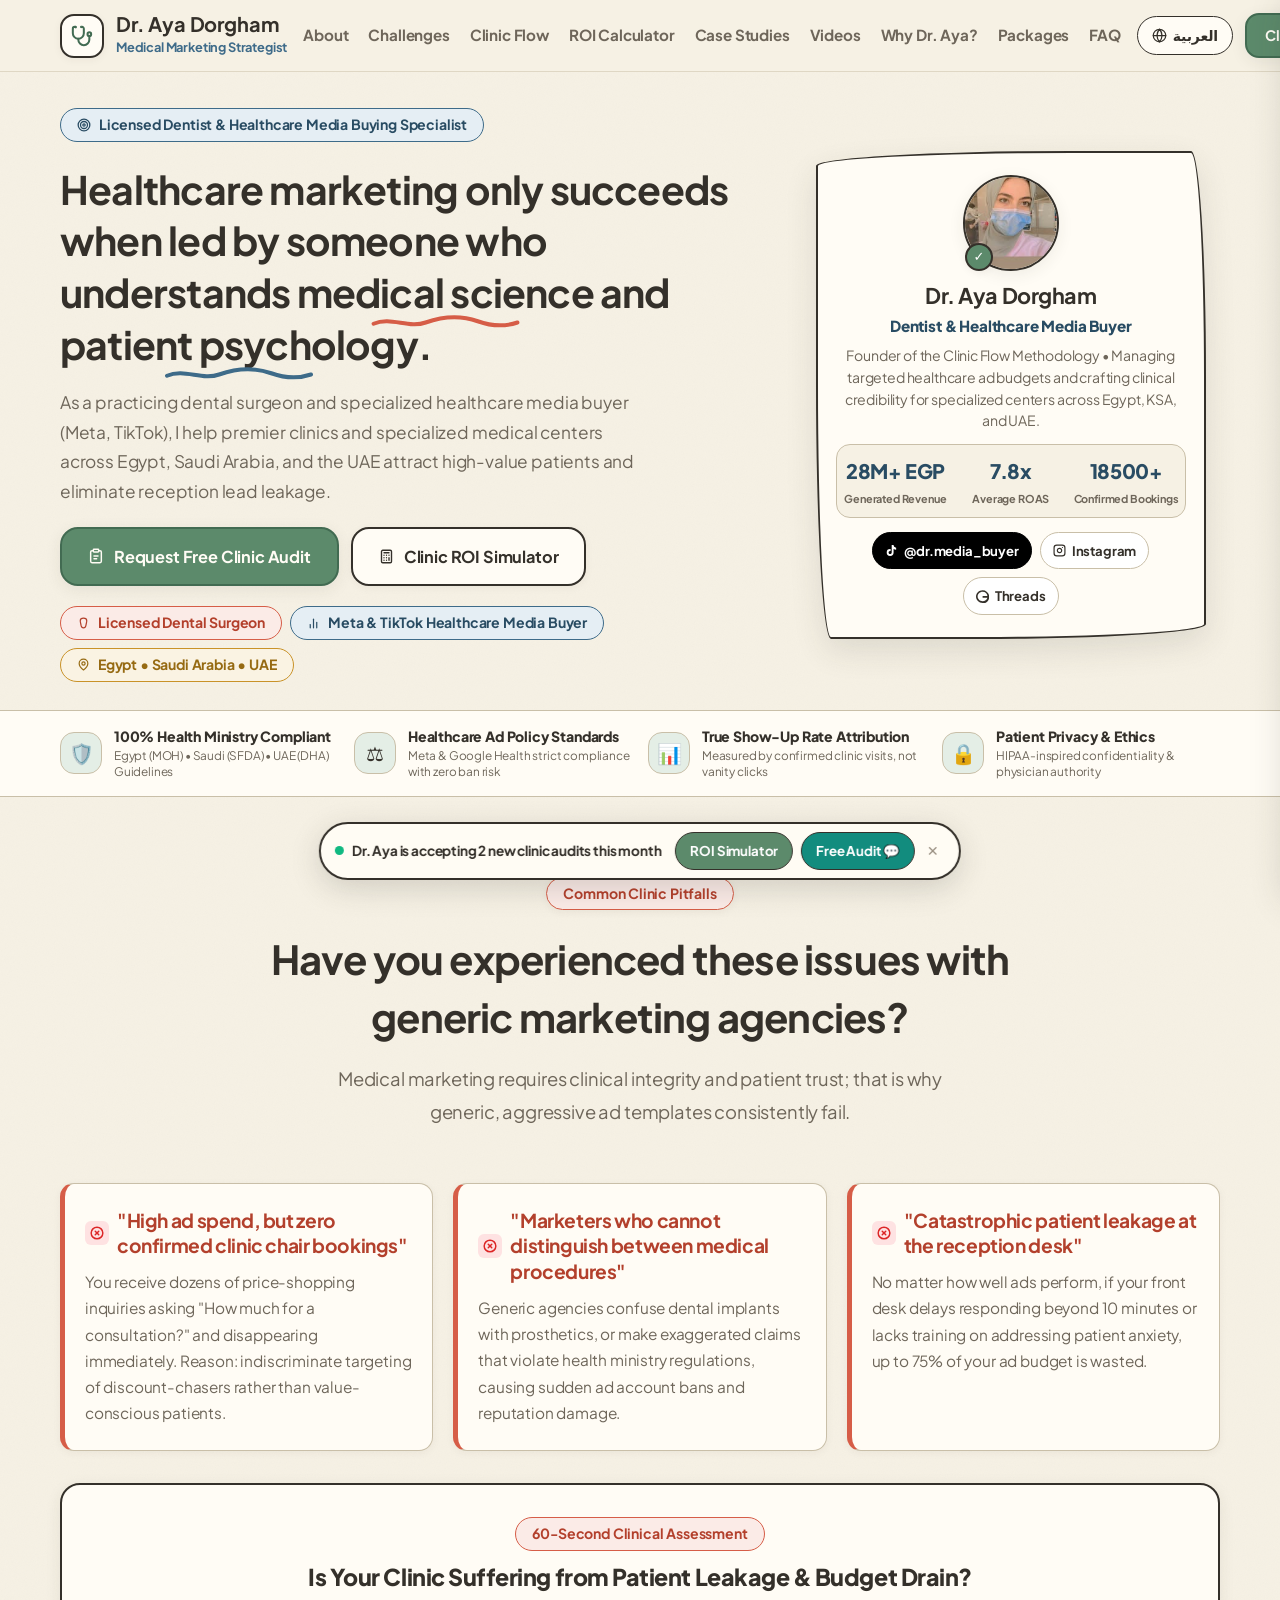
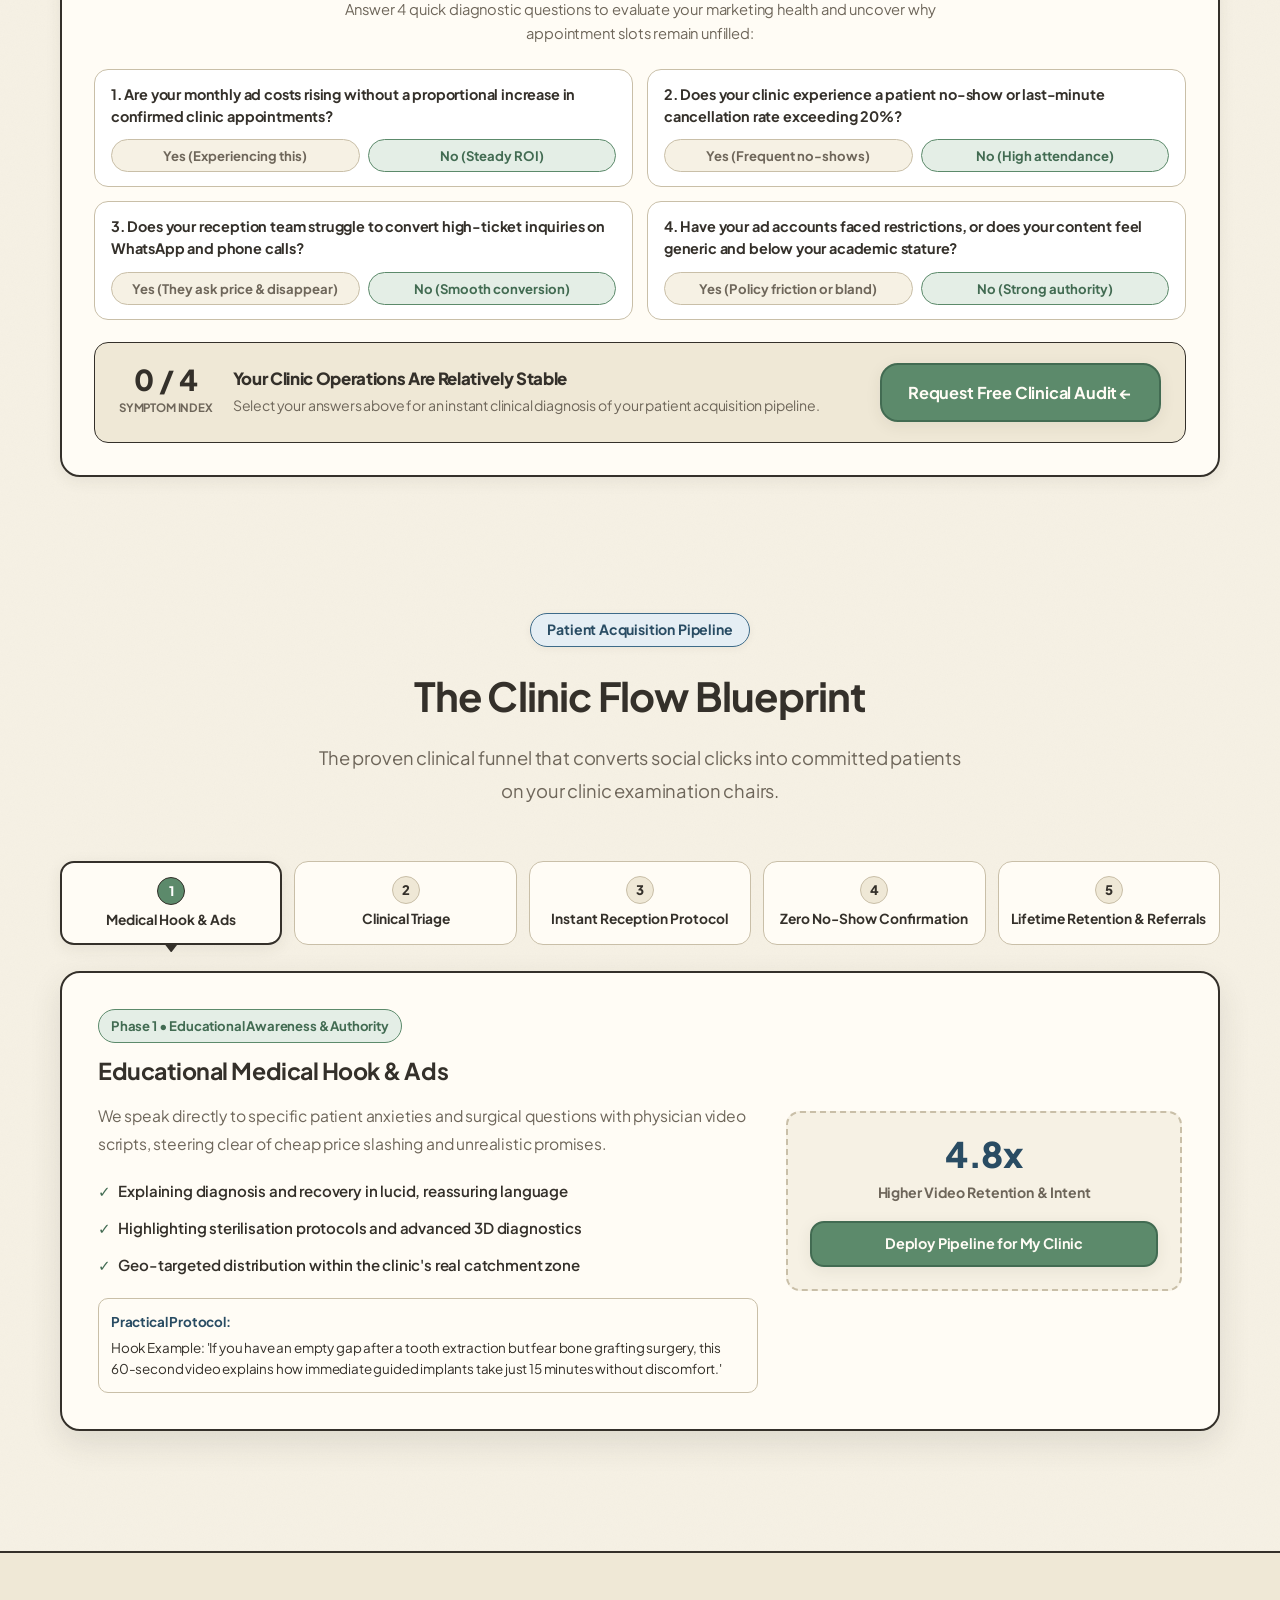
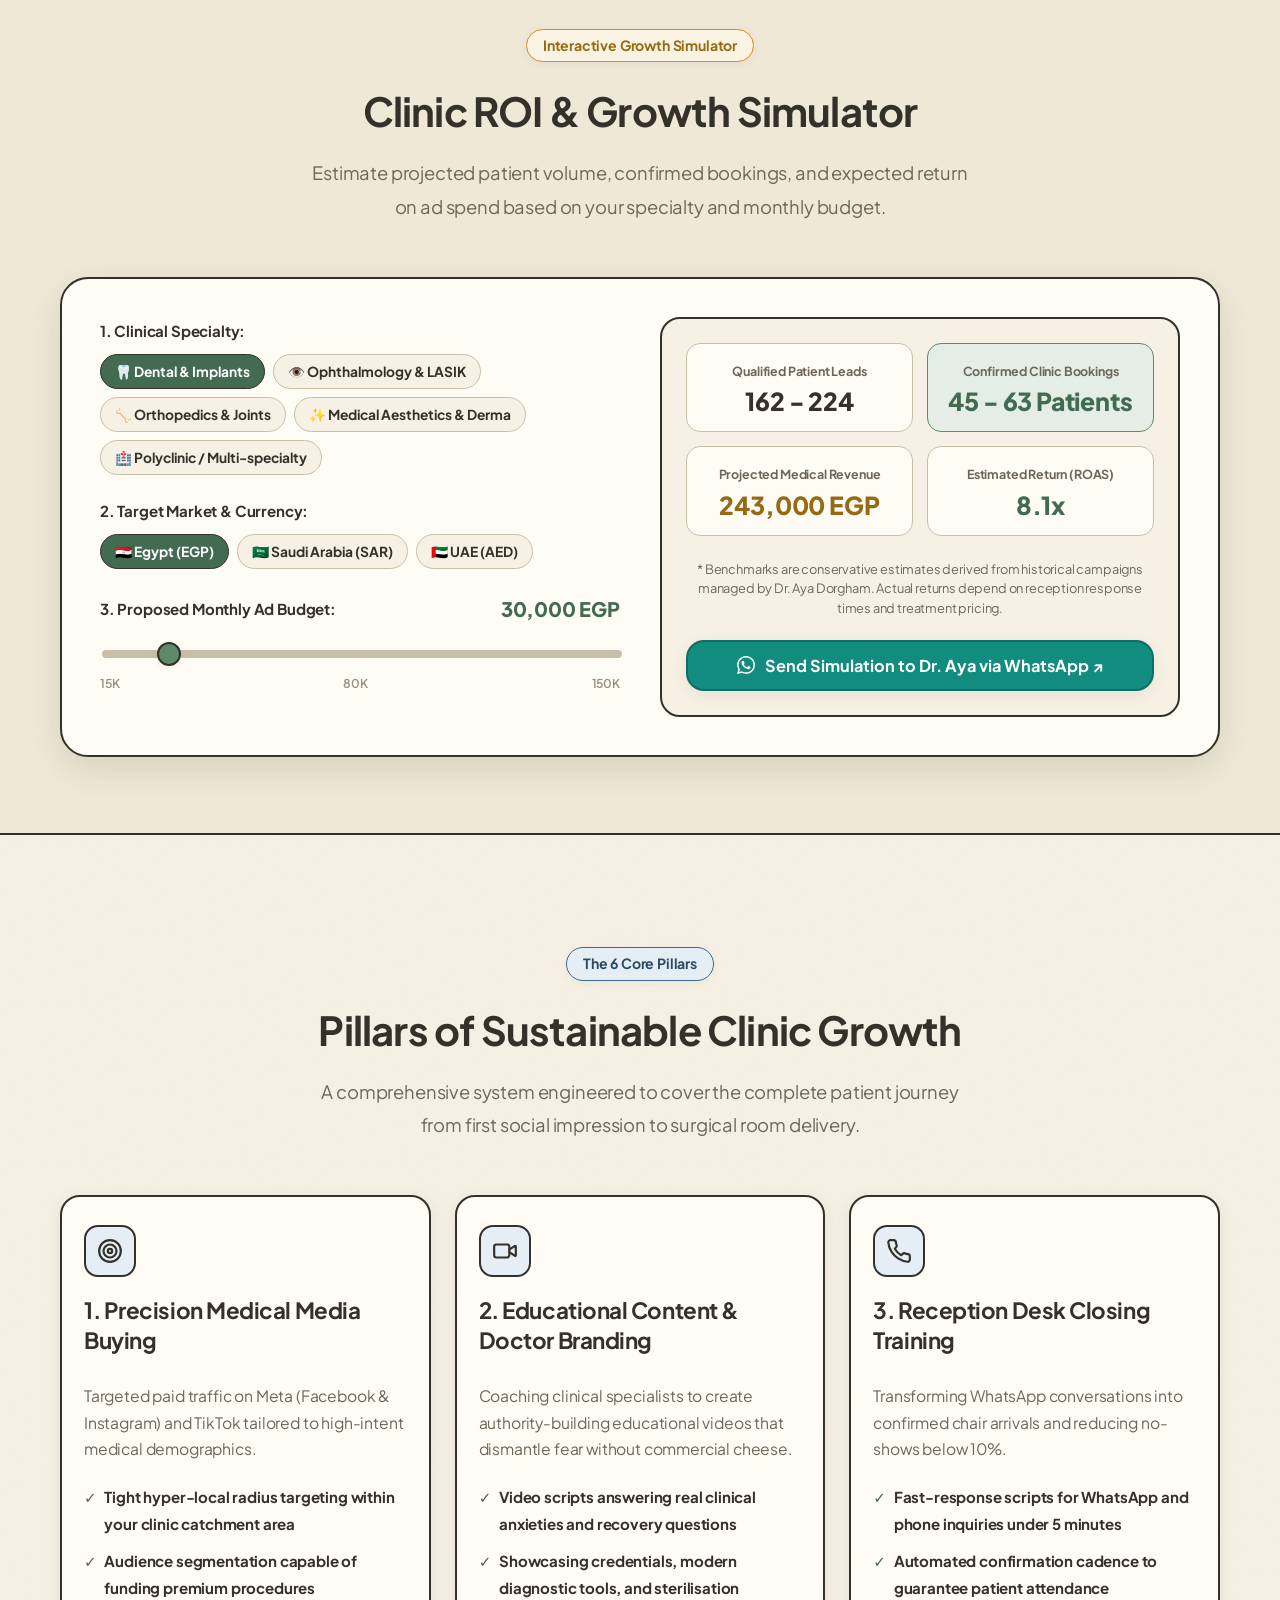
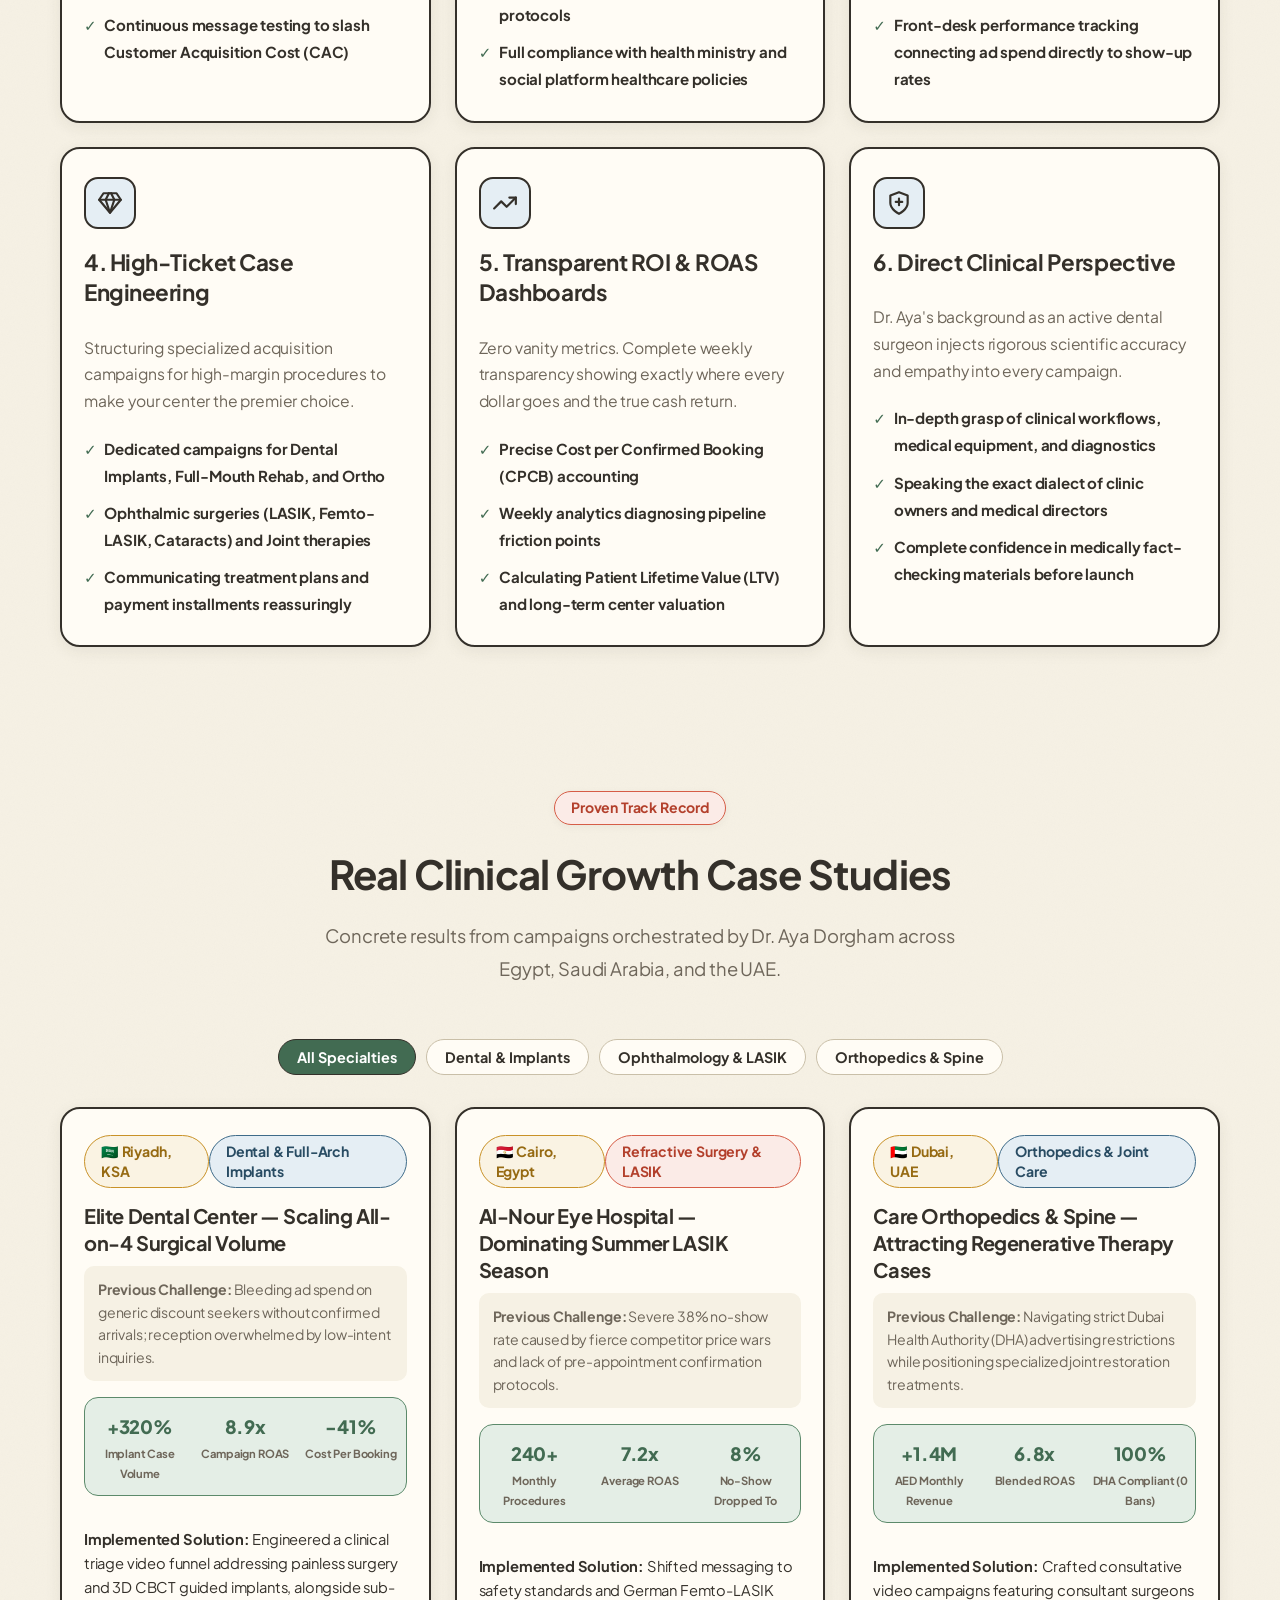
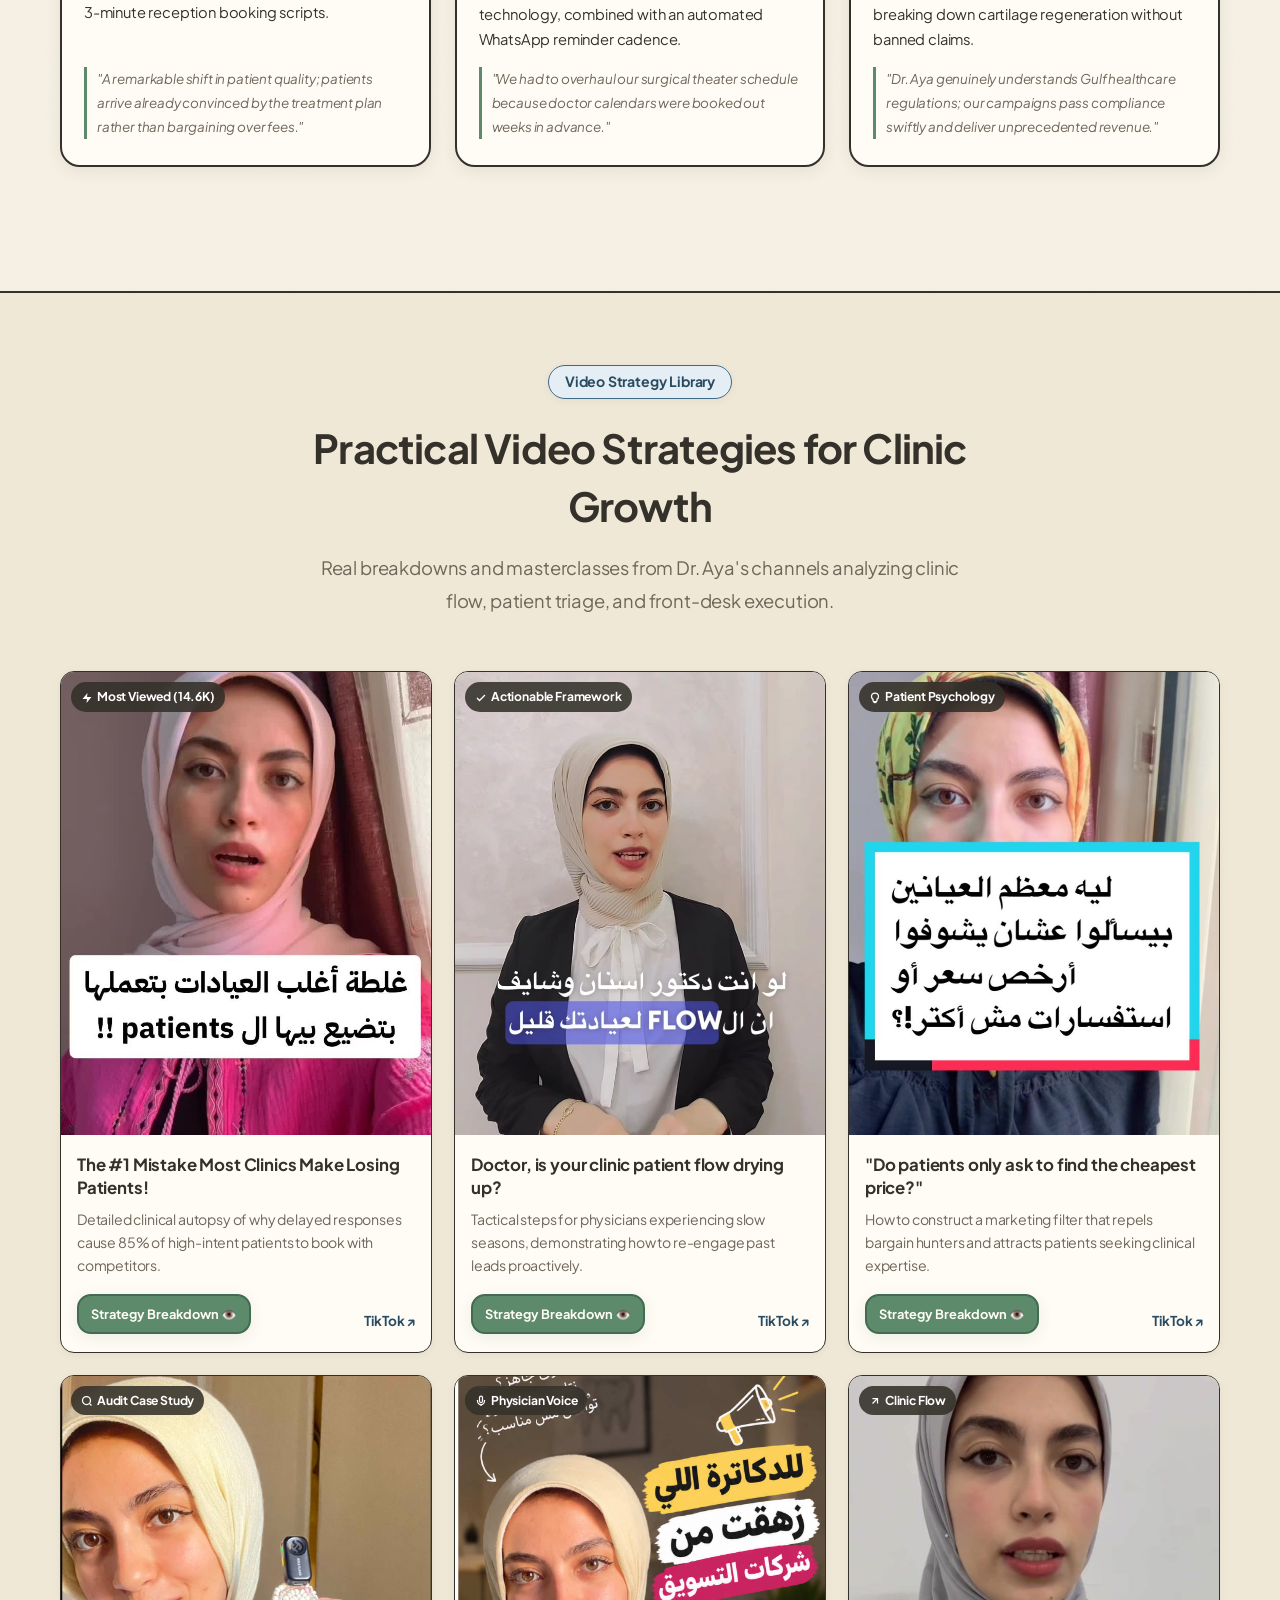
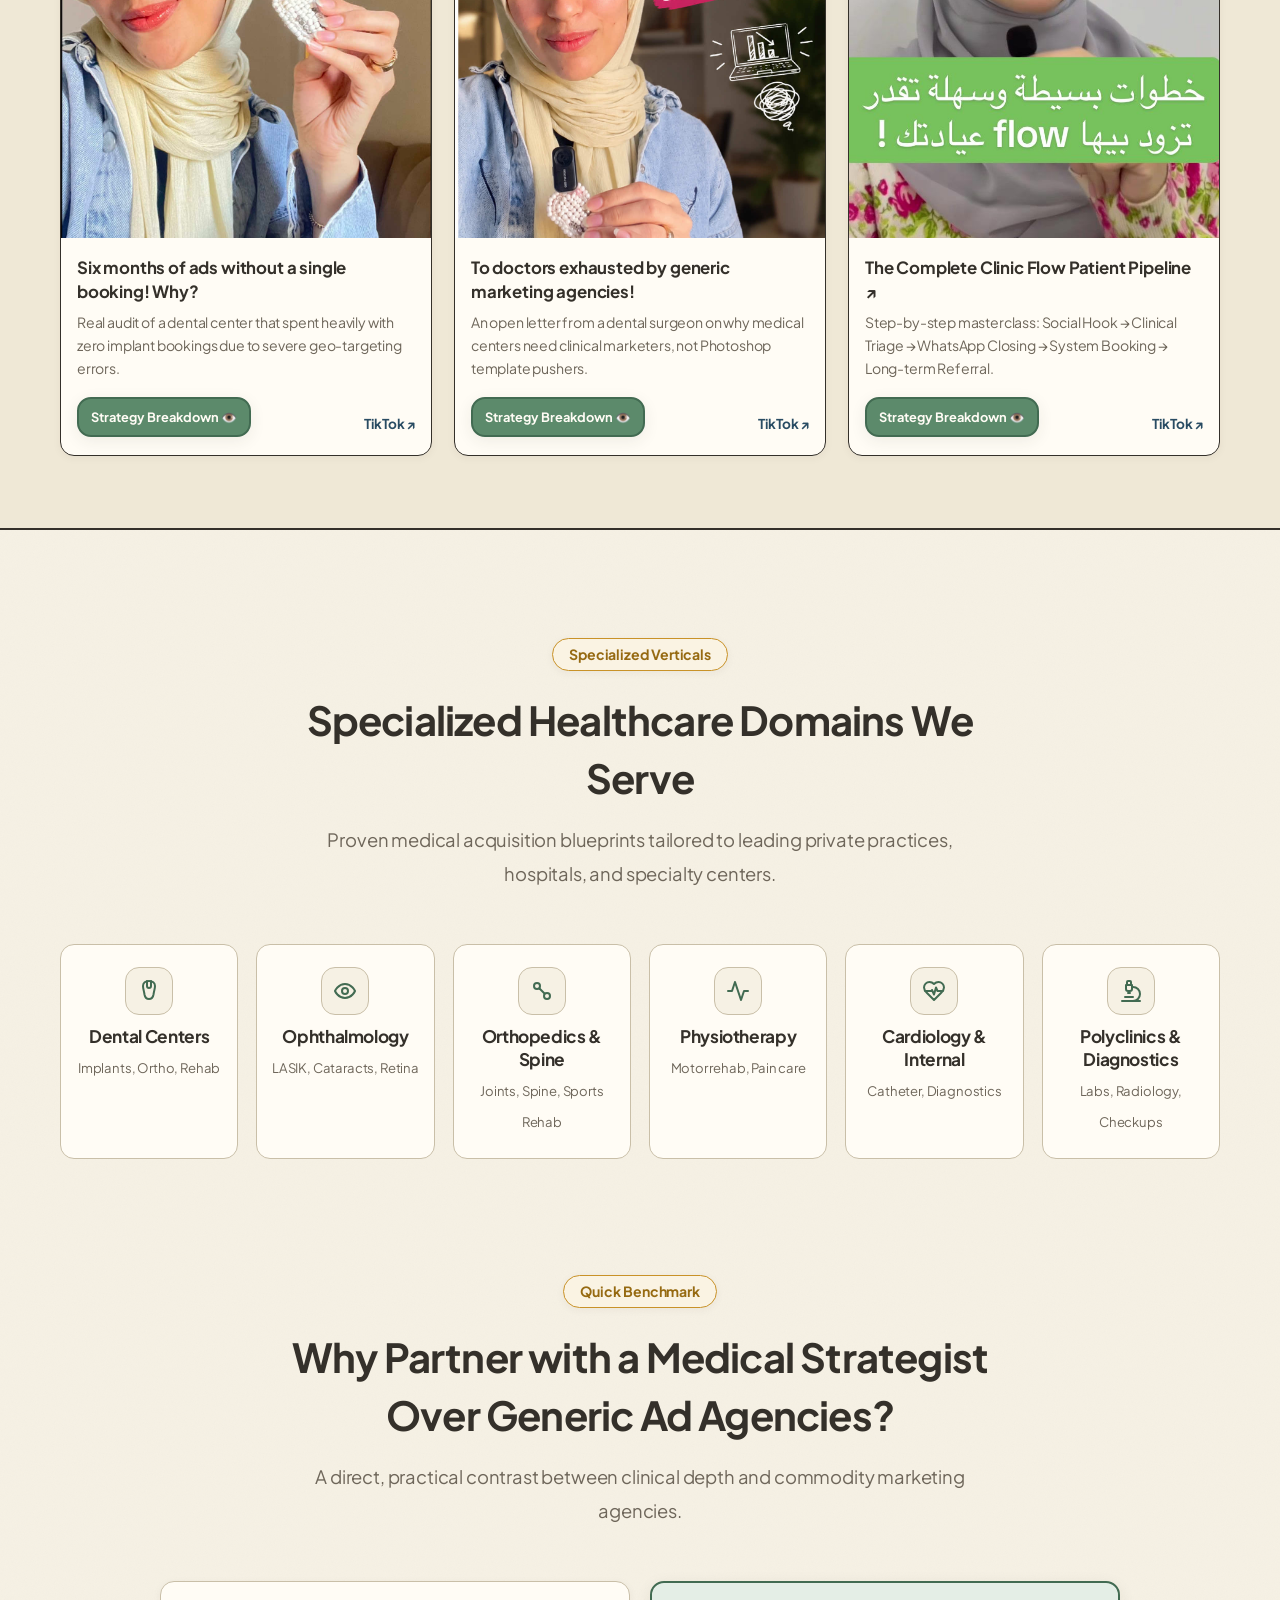
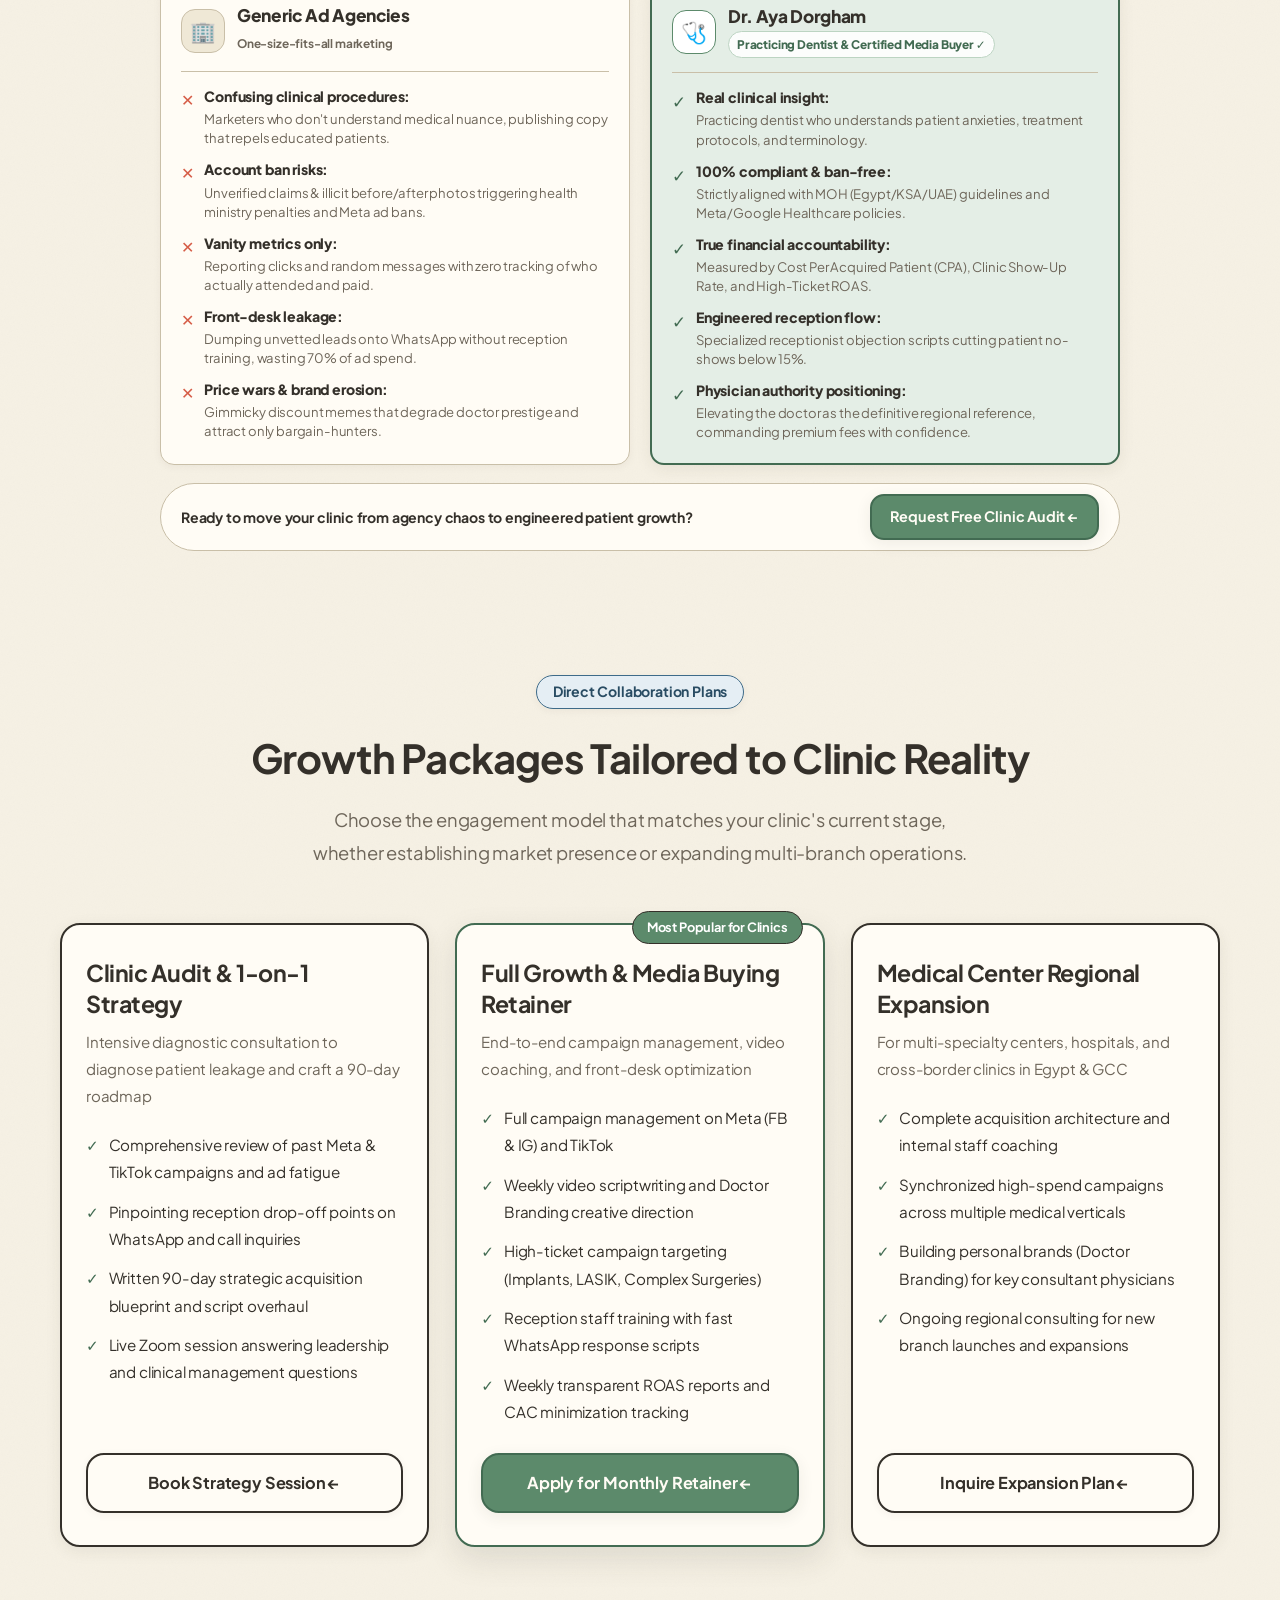
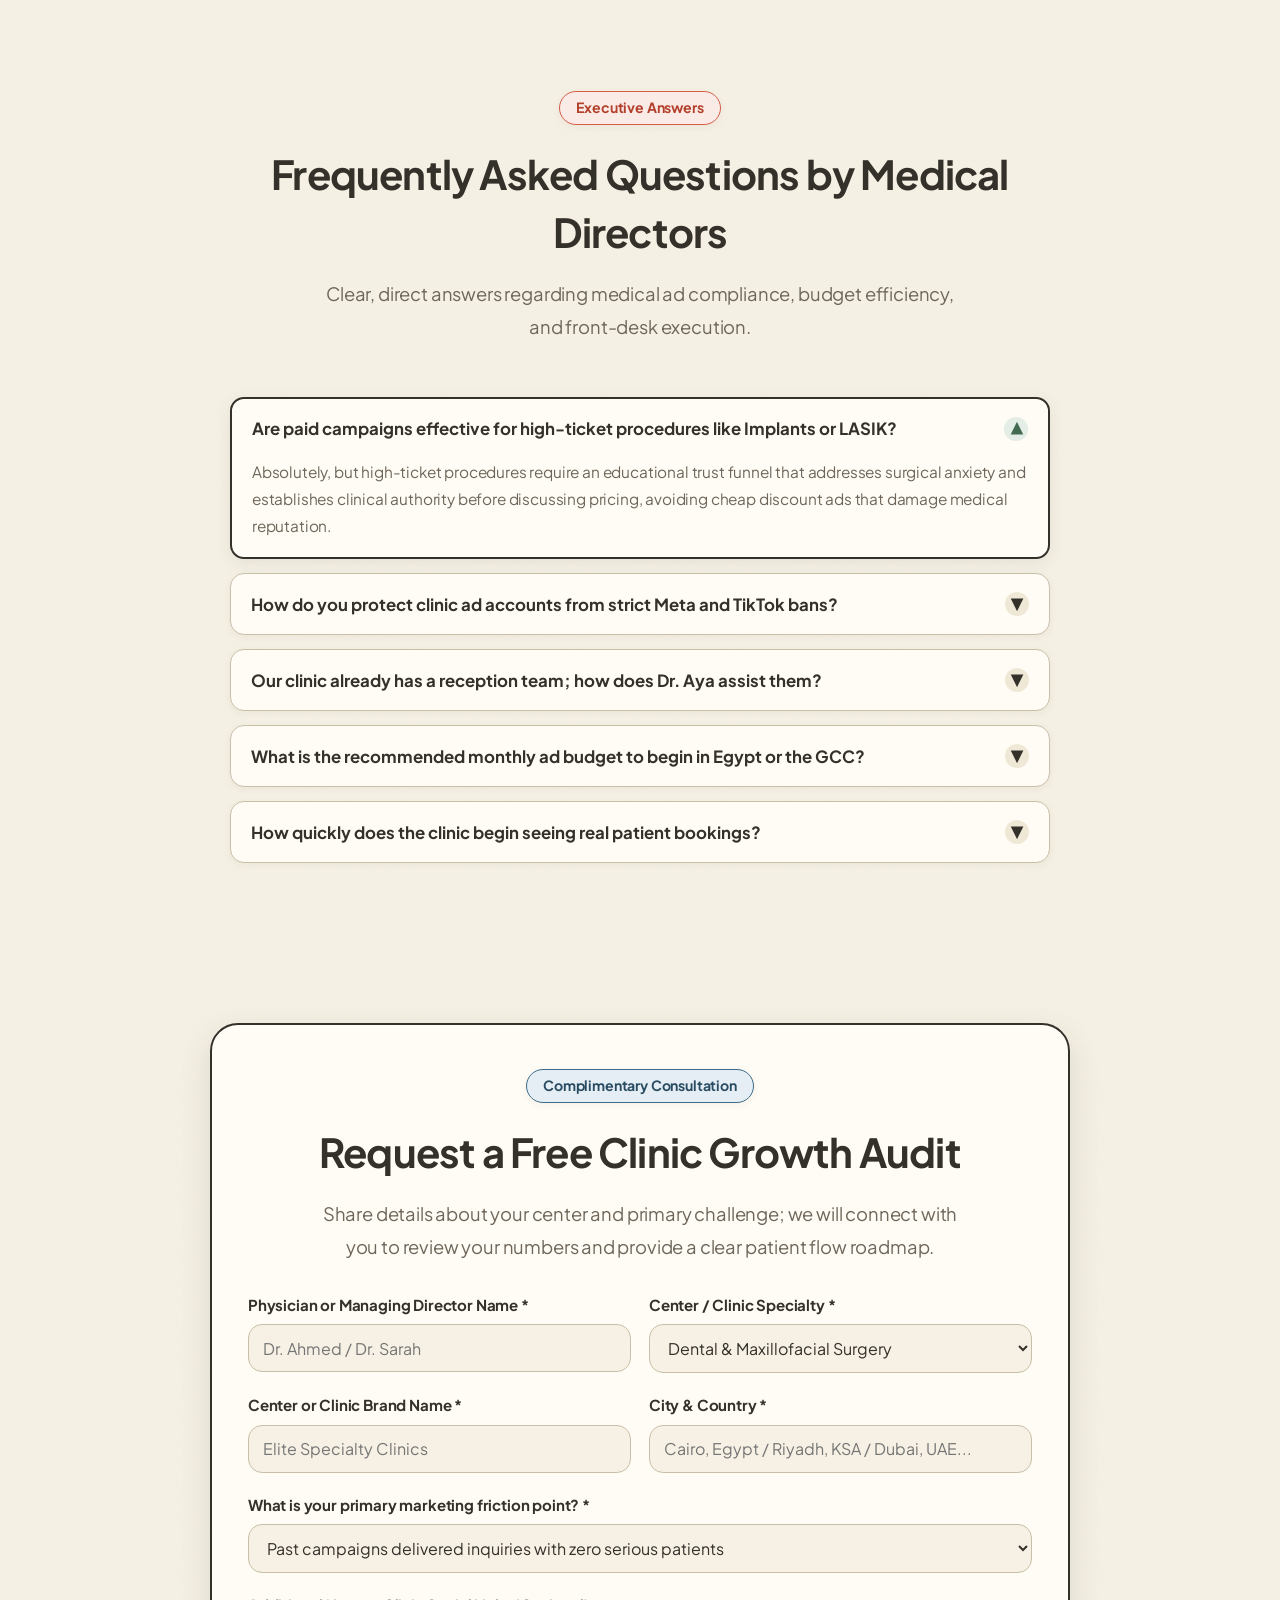
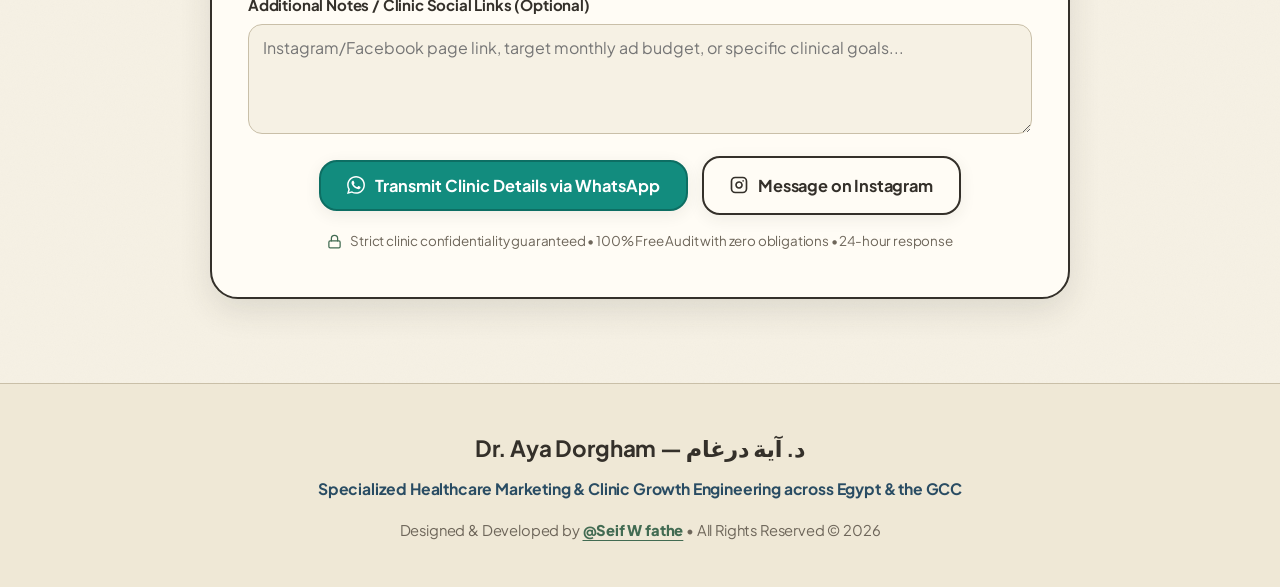
<file: index-en.html>
<!DOCTYPE html>
<html lang="en" dir="ltr">
<head>
  <meta charset="UTF-8" />
  <meta name="viewport" content="width=device-width, initial-scale=1.0, viewport-fit=cover" />
  <title>Dr. Aya Dorgham — Medical Marketing & Clinic Growth Strategist</title>
  <meta name="description" content="Official portfolio of Dr. Aya Dorgham (@dr.media_buyer) — Dentist and Healthcare Media Buying Strategist helping medical centers and specialized clinics across Egypt, Saudi Arabia, and the UAE scale patient acquisition." />
  <meta name="keywords" content="medical marketing, healthcare media buyer, dental clinic marketing, Dr. Aya Dorgham, clinic patient acquisition, UAE clinic marketing, KSA medical ads" />
  <meta name="author" content="Dr. Aya Dorgham • Designed and Developed by Seif W fathe" />

  <!-- Canonical & Multilingual SEO -->
  <link rel="canonical" href="https://seifwalidfathe-bot.github.io/dr-aya-portfolio/index-en.html" />
  <link rel="alternate" hreflang="en" href="https://seifwalidfathe-bot.github.io/dr-aya-portfolio/index-en.html" />
  <link rel="alternate" hreflang="ar" href="https://seifwalidfathe-bot.github.io/dr-aya-portfolio/" />
  <link rel="alternate" hreflang="x-default" href="https://seifwalidfathe-bot.github.io/dr-aya-portfolio/" />

  <!-- Open Graph / Facebook / WhatsApp Preview -->
  <meta property="og:type" content="website" />
  <meta property="og:url" content="https://seifwalidfathe-bot.github.io/dr-aya-portfolio/index-en.html" />
  <meta property="og:title" content="Dr. Aya Dorgham — Specialized Healthcare Marketing & Clinic Growth" />
  <meta property="og:description" content="Dentist and Healthcare Media Buyer bridging the gap between ad spend and confirmed clinic appointments across Egypt and the GCC." />
  <meta property="og:image" content="https://seifwalidfathe-bot.github.io/dr-aya-portfolio/assets/dr-aya-avatar.jpg" />

  <!-- Twitter Card -->
  <meta name="twitter:card" content="summary_large_image" />
  <meta name="twitter:url" content="https://seifwalidfathe-bot.github.io/dr-aya-portfolio/index-en.html" />
  <meta name="twitter:title" content="Dr. Aya Dorgham — Medical Marketing Strategist" />
  <meta name="twitter:description" content="Full-funnel healthcare media buying and patient flow engineering for specialized clinics." />
  <meta name="twitter:image" content="https://seifwalidfathe-bot.github.io/dr-aya-portfolio/assets/dr-aya-avatar.jpg" />
  
  <link rel="icon" href="./assets/dr-aya-avatar.jpg" type="image/jpeg" />

  <!-- Performance: Preconnect & Fonts -->
  <link rel="preconnect" href="https://fonts.googleapis.com" />
  <link rel="preconnect" href="https://fonts.gstatic.com" crossorigin />
  <link href="https://fonts.googleapis.com/css2?family=Lemonada:wght@500;600;700&family=Plus+Jakarta+Sans:wght@400;500;600;700;800&family=Tajawal:wght@400;500;700;800&display=swap" rel="stylesheet" />
  <link rel="stylesheet" href="./style.css?v=2.5" />

  <!-- Schema.org Medical & Professional Service Structured Data -->
  <script type="application/ld+json">
  {
    "@context": "https://schema.org",
    "@graph": [
      {
        "@type": "Physician",
        "@id": "https://seifwalidfathe-bot.github.io/dr-aya-portfolio/#physician-en",
        "name": "Dr. Aya Dorgham",
        "jobTitle": "Dentist & Healthcare Media Buying Strategist",
        "url": "https://seifwalidfathe-bot.github.io/dr-aya-portfolio/index-en.html",
        "image": "https://seifwalidfathe-bot.github.io/dr-aya-portfolio/assets/dr-aya-avatar.jpg",
        "medicalSpecialty": "Dentistry",
        "description": "Licensed dentist and healthcare media buyer specializing in targeted patient acquisition and clinic flow architecture for premier healthcare centers in Egypt, Saudi Arabia, and the UAE.",
        "sameAs": [
          "https://www.tiktok.com/@dr.media_buyer",
          "https://www.instagram.com/dentist_aya_dorgham/",
          "https://www.threads.net/@dentist_aya_dorgham"
        ]
      },
      {
        "@type": "ProfessionalService",
        "@id": "https://seifwalidfathe-bot.github.io/dr-aya-portfolio/#service-en",
        "name": "Clinic Patient Acquisition Architecture — Dr. Aya Dorgham",
        "url": "https://seifwalidfathe-bot.github.io/dr-aya-portfolio/index-en.html",
        "provider": { "@id": "https://seifwalidfathe-bot.github.io/dr-aya-portfolio/#physician-en" },
        "areaServed": ["EG", "SA", "AE"],
        "serviceType": "Healthcare Marketing, Medical Media Buying, Clinic Growth Consulting"
      },
      {
        "@type": "FAQPage",
        "mainEntity": [
          {
            "@type": "Question",
            "name": "Are paid ads suitable for high-ticket procedures like Dental Implants or LASIK?",
            "acceptedAnswer": {
              "@type": "Answer",
              "text": "Yes, but high-ticket procedures require an educational trust funnel that addresses surgical anxiety and establishes clinical authority before discussing pricing."
            }
          },
          {
            "@type": "Question",
            "name": "How do you protect medical ad accounts from strict Meta and TikTok healthcare bans?",
            "acceptedAnswer": {
              "@type": "Answer",
              "text": "As a practicing clinician, I vet every script and creative to ensure 100% compliance with medical advertising regulations, avoiding prohibited terminology and unrealistic claims."
            }
          },
          {
            "@type": "Question",
            "name": "How do you train existing clinic reception teams?",
            "acceptedAnswer": {
              "@type": "Answer",
              "text": "We provide battle-tested WhatsApp and phone scripts tailored to medical patient psychology, establishing a strict sub-5-minute response protocol to prevent lead leakage."
            }
          }
        ]
      }
    ]
  }
  </script>
</head>
<body>

  <!-- ==================== Navigation Bar ==================== -->
  <header class="navbar">
    <div class="container nav-content">
      <a href="#" class="brand-logo" aria-label="Dr. Aya Dorgham Homepage">
        <div class="logo-icon">
          <svg width="22" height="22" viewBox="0 0 24 24" fill="none" stroke="currentColor" stroke-width="2.2" stroke-linecap="round" stroke-linejoin="round">
            <path d="M4.8 2.3A.3.3 0 1 0 5 2H4a2 2 0 0 0-2 2v5a6 6 0 0 0 6 6v0a6 6 0 0 0 6-6V4a2 2 0 0 0-2-2h-1a.2.2 0 1 0 .3.3"/>
            <path d="M8 15v1a6 6 0 0 0 6 6v0a6 6 0 0 0 6-6v-4"/>
            <circle cx="20" cy="10" r="2"/>
          </svg>
        </div>
        <div class="logo-text">
          <span class="logo-title">Dr. Aya Dorgham</span>
          <span class="logo-subtitle">Medical Marketing Strategist</span>
        </div>
      </a>

      <!-- Desktop Links -->
      <nav aria-label="Main navigation">
        <ul class="nav-links">
          <li><a href="#about">About</a></li>
          <li><a href="#pain-points">Challenges</a></li>
          <li><a href="#clinic-flow">Clinic Flow</a></li>
          <li><a href="#roi-calculator">ROI Calculator</a></li>
          <li><a href="#case-studies">Case Studies</a></li>
          <li><a href="#videos">Videos</a></li>
          <li><a href="#comparison">Why Dr. Aya?</a></li>
          <li><a href="#packages">Packages</a></li>
          <li><a href="#faq">FAQ</a></li>
        </ul>
      </nav>

      <div class="nav-actions">
        <a href="./index.html" class="lang-switch" title="التبديل إلى النسخة العربية">
          <svg width="15" height="15" viewBox="0 0 24 24" fill="none" stroke="currentColor" stroke-width="2" stroke-linecap="round" stroke-linejoin="round">
            <circle cx="12" cy="12" r="10"/><line x1="2" x2="22" y1="12" y2="12"/><path d="M12 2a15.3 15.3 0 0 1 4 10 15.3 15.3 0 0 1-4 10 15.3 15.3 0 0 1-4-10 15.3 15.3 0 0 1 4-10z"/>
          </svg>
          <span>العربية</span>
        </a>
        <a href="#contact" class="btn btn-sm nav-cta">Clinic Audit</a>
        <!-- Hamburger Menu Button -->
        <button class="menu-btn" id="menuBtn" aria-label="Open navigation menu" onclick="toggleNavDrawer(true)">
          <span></span>
          <span></span>
          <span></span>
        </button>
      </div>
    </div>
  </header>

  <!-- Mobile & Tablet Drawer Menu -->
  <div class="nav-backdrop" id="navBackdrop" onclick="toggleNavDrawer(false)"></div>
  <aside class="nav-drawer" id="navDrawer" aria-label="Mobile menu">
    <div class="drawer-header">
      <div class="drawer-brand">
        <div class="logo-icon">
          <svg width="20" height="20" viewBox="0 0 24 24" fill="none" stroke="currentColor" stroke-width="2.2" stroke-linecap="round" stroke-linejoin="round">
            <path d="M4.8 2.3A.3.3 0 1 0 5 2H4a2 2 0 0 0-2 2v5a6 6 0 0 0 6 6v0a6 6 0 0 0 6-6V4a2 2 0 0 0-2-2h-1a.2.2 0 1 0 .3.3"/>
            <path d="M8 15v1a6 6 0 0 0 6 6v0a6 6 0 0 0 6-6v-4"/>
            <circle cx="20" cy="10" r="2"/>
          </svg>
        </div>
        <div>
          <span class="drawer-title" style="font-size:1.1rem; font-weight:700; display:block;">Dr. Aya Dorgham</span>
          <span style="font-size:0.8rem; color:var(--marketing-deep); font-weight:700;">Healthcare Marketing</span>
        </div>
      </div>
      <button class="drawer-close" onclick="toggleNavDrawer(false)" aria-label="Close menu">✕</button>
    </div>
    <ul class="drawer-links">
      <li><a href="#about" onclick="toggleNavDrawer(false)">About Dr. Aya</a></li>
      <li><a href="#pain-points" onclick="toggleNavDrawer(false)">Clinic Challenges</a></li>
      <li><a href="#clinic-flow" onclick="toggleNavDrawer(false)">Clinic Flow Blueprint</a></li>
      <li><a href="#roi-calculator" onclick="toggleNavDrawer(false)">ROI & Growth Calculator</a></li>
      <li><a href="#case-studies" onclick="toggleNavDrawer(false)">Clinical Case Studies</a></li>
      <li><a href="#videos" onclick="toggleNavDrawer(false)">Videos & Strategy</a></li>
      <li><a href="#comparison" onclick="toggleNavDrawer(false)">Why Dr. Aya?</a></li>
      <li><a href="#niches" onclick="toggleNavDrawer(false)">Medical Specialties</a></li>
      <li><a href="#packages" onclick="toggleNavDrawer(false)">Growth Packages</a></li>
      <li><a href="#faq" onclick="toggleNavDrawer(false)">FAQ</a></li>
      <li><a href="./index.html">🌐 النسخة العربية</a></li>
    </ul>
    <div class="drawer-footer">
      <a href="#contact" class="btn" style="width:100%;" onclick="toggleNavDrawer(false)">Request Clinic Audit</a>
    </div>
  </aside>

  <main>
    <!-- ==================== Hero Section ==================== -->
    <section class="hero" id="about">
      <div class="container hero-grid">
        <div class="hero-content">
          <div class="pill pill-marketing" style="margin-bottom:12px;">
            <svg width="14" height="14" viewBox="0 0 24 24" fill="none" stroke="currentColor" stroke-width="2.2" stroke-linecap="round" stroke-linejoin="round">
              <circle cx="12" cy="12" r="10"/><circle cx="12" cy="12" r="6"/><circle cx="12" cy="12" r="2"/>
            </svg>
            <span>Licensed Dentist & Healthcare Media Buying Specialist</span>
          </div>

          <h1>
            Healthcare marketing only succeeds when led by someone who understands <span class="squiggle medical">medical science</span> and <span class="squiggle marketing">patient psychology</span>.
          </h1>

          <p class="hero-desc">
            As a practicing dental surgeon and specialized healthcare media buyer (Meta, TikTok), I help premier clinics and specialized medical centers across Egypt, Saudi Arabia, and the UAE attract high-value patients and eliminate reception lead leakage.
          </p>

          <div class="hero-actions">
            <a href="#contact" class="btn">
              <svg width="16" height="16" viewBox="0 0 24 24" fill="none" stroke="currentColor" stroke-width="2.2" stroke-linecap="round" stroke-linejoin="round"><path d="M16 4h2a2 2 0 0 1 2 2v14a2 2 0 0 1-2 2H6a2 2 0 0 1-2-2V6a2 2 0 0 1 2-2h2"/><rect x="8" y="2" width="8" height="4" rx="1" ry="1"/><line x1="9" y1="12" x2="15" y2="12"/><line x1="9" y1="16" x2="13" y2="16"/></svg>
              <span>Request Free Clinic Audit</span>
            </a>
            <a href="#roi-calculator" class="btn btn-secondary">
              <svg width="15" height="15" viewBox="0 0 24 24" fill="none" stroke="currentColor" stroke-width="2.2" stroke-linecap="round" stroke-linejoin="round"><rect width="16" height="20" x="4" y="2" rx="2"/><line x1="8" x2="16" y1="6" y2="6"/><line x1="16" x2="16" y1="14" y2="18"/><path d="M8 10h.01"/><path d="M12 10h.01"/><path d="M16 10h.01"/><path d="M8 14h.01"/><path d="M12 14h.01"/><path d="M8 18h.01"/><path d="M12 18h.01"/></svg>
              <span>Clinic ROI Simulator</span>
            </a>
          </div>

          <div class="hero-badges">
            <div class="pill pill-medical">
              <svg width="13" height="13" viewBox="0 0 24 24" fill="none" stroke="currentColor" stroke-width="2.2" stroke-linecap="round" stroke-linejoin="round"><path d="M12 2C8.5 2 6 4 6 7c0 2.5 1 5 1.5 8.5.5 3 2 4.5 4.5 4.5s4-1.5 4.5-4.5C17 12 18 9.5 18 7c0-3-2.5-5-6-5Z"/></svg>
              <span>Licensed Dental Surgeon</span>
            </div>
            <div class="pill pill-marketing">
              <svg width="13" height="13" viewBox="0 0 24 24" fill="none" stroke="currentColor" stroke-width="2.2" stroke-linecap="round" stroke-linejoin="round"><line x1="18" y1="20" x2="18" y2="10"/><line x1="12" y1="20" x2="12" y2="4"/><line x1="6" y1="20" x2="6" y2="14"/></svg>
              <span>Meta & TikTok Healthcare Media Buyer</span>
            </div>
            <div class="pill pill-gold">
              <svg width="13" height="13" viewBox="0 0 24 24" fill="none" stroke="currentColor" stroke-width="2.2" stroke-linecap="round" stroke-linejoin="round"><path d="M20 10c0 6-8 12-8 12s-8-6-8-12a8 8 0 0 1 16 0Z"/><circle cx="12" cy="10" r="3"/></svg>
              <span>Egypt • Saudi Arabia • UAE</span>
            </div>
          </div>
        </div>

        <!-- Profile Card in Hero -->
        <div class="hero-card-col">
          <div class="profile-card">
            <div class="profile-img-wrap">
              <img src="./assets/dr-aya-avatar.jpg" alt="Dr. Aya Dorgham" class="profile-img" />
              <div class="avatar-badge" title="Certified Physician">✓</div>
            </div>

            <h3>Dr. Aya Dorgham</h3>
            <div class="profile-role">Dentist & Healthcare Media Buyer</div>
            <div class="profile-bio-text">
              Founder of the Clinic Flow Methodology • Managing targeted healthcare ad budgets and crafting clinical credibility for specialized centers across Egypt, KSA, and UAE.
            </div>

            <div class="profile-stats">
              <div>
                <div class="p-stat-val" data-counter="28" data-suffix="M+ EGP">+28M EGP</div>
                <div class="p-stat-lbl">Generated Revenue</div>
              </div>
              <div>
                <div class="p-stat-val" data-counter="7.8" data-suffix="x" data-decimals="1">7.8x</div>
                <div class="p-stat-lbl">Average ROAS</div>
              </div>
              <div>
                <div class="p-stat-val" data-counter="18500" data-suffix="+">+18,500</div>
                <div class="p-stat-lbl">Confirmed Bookings</div>
              </div>
            </div>

            <div class="profile-socials">
              <a href="https://www.tiktok.com/@dr.media_buyer" target="_blank" rel="noopener" class="social-chip" style="background:#000; color:#fff; border-color:#000;">
                <svg width="13" height="13" viewBox="0 0 24 24" fill="currentColor" class="social-icon"><path d="M19.59 6.69a4.83 4.83 0 0 1-3.77-4.25V2h-3.45v13.67a2.89 2.89 0 0 1-5.2 1.74 2.89 2.89 0 0 1 2.31-4.64c.29 0 .58.04.85.12V9.36a6.34 6.34 0 0 0-.85-.06A6.34 6.34 0 0 0 3.15 15.64a6.34 6.34 0 0 0 6.34 6.36 6.34 6.34 0 0 0 6.34-6.36V9.07a8.28 8.28 0 0 0 4.76 1.49v-3.46c-.34 0-.68-.13-1-.41Z"/></svg>
                <span>@dr.media_buyer</span>
              </a>
              <a href="https://www.instagram.com/dentist_aya_dorgham/" target="_blank" rel="noopener" class="social-chip">
                <svg width="13" height="13" viewBox="0 0 24 24" fill="none" stroke="currentColor" stroke-width="2.2" stroke-linecap="round" stroke-linejoin="round" class="social-icon"><rect width="20" height="20" x="2" y="2" rx="5" ry="5"/><path d="M16 11.37A4 4 0 1 1 12.63 8 4 4 0 0 1 16 11.37z"/><line x1="17.5" x2="17.51" y1="6.5" y2="6.5"/></svg>
                <span>Instagram</span>
              </a>
              <a href="https://www.threads.net/@dentist_aya_dorgham" target="_blank" rel="noopener" class="social-chip">
                <svg width="13" height="13" viewBox="0 0 24 24" fill="currentColor" class="social-icon"><path d="M12.186 24C5.46 24 0 18.672 0 12.122 0 5.571 5.46.243 12.186.243c6.643 0 11.968 5.174 12.177 11.666h-3.141c-.2-4.736-4.072-8.497-9.036-8.497-5.068 0-9.176 4.01-9.176 8.71 0 4.7 4.108 8.71 9.176 8.71 4.257 0 7.828-2.775 8.857-6.577H12.18v-3.056h11.96c.07.63.107 1.272.107 1.925 0 6.55-5.46 11.876-12.061 11.876Z"/></svg>
                <span>Threads</span>
              </a>
            </div>
          </div>
        </div>
      </div>
    </section>

    <!-- ==================== Compliance & Clinical Trust Strip ==================== -->
    <div class="compliance-trust-strip">
      <div class="container">
        <div class="compliance-strip-inner">
          <div class="compliance-item">
            <div class="compliance-icon-wrap">🛡️</div>
            <div class="compliance-text">
              <strong>100% Health Ministry Compliant</strong>
              <span>Egypt (MOH) • Saudi (SFDA) • UAE (DHA) Guidelines</span>
            </div>
          </div>
          <div class="compliance-item">
            <div class="compliance-icon-wrap">⚖️</div>
            <div class="compliance-text">
              <strong>Healthcare Ad Policy Standards</strong>
              <span>Meta & Google Health strict compliance with zero ban risk</span>
            </div>
          </div>
          <div class="compliance-item">
            <div class="compliance-icon-wrap">📊</div>
            <div class="compliance-text">
              <strong>True Show-Up Rate Attribution</strong>
              <span>Measured by confirmed clinic visits, not vanity clicks</span>
            </div>
          </div>
          <div class="compliance-item">
            <div class="compliance-icon-wrap">🔒</div>
            <div class="compliance-text">
              <strong>Patient Privacy & Ethics</strong>
              <span>HIPAA-inspired confidentiality & physician authority</span>
            </div>
          </div>
        </div>
      </div>
    </div>

    <!-- ==================== Pain Points ==================== -->
    <section class="container pain-points-section reveal" id="pain-points">
      <div class="section-header">
        <div class="pill pill-medical">Common Clinic Pitfalls</div>
        <h2>Have you experienced these issues with generic marketing agencies?</h2>
        <p>Medical marketing requires clinical integrity and patient trust; that is why generic, aggressive ad templates consistently fail.</p>
      </div>

      <div class="pain-grid">
        <div class="pain-card">
          <h4>
            <span class="pain-alert-icon">
              <svg width="14" height="14" viewBox="0 0 24 24" fill="none" stroke="currentColor" stroke-width="2.5" stroke-linecap="round" stroke-linejoin="round"><circle cx="12" cy="12" r="10"/><line x1="15" y1="9" x2="9" y2="15"/><line x1="9" y1="9" x2="15" y2="15"/></svg>
            </span>
            "High ad spend, but zero confirmed clinic chair bookings"
          </h4>
          <p>You receive dozens of price-shopping inquiries asking "How much for a consultation?" and disappearing immediately. Reason: indiscriminate targeting of discount-chasers rather than value-conscious patients.</p>
        </div>

        <div class="pain-card">
          <h4>
            <span class="pain-alert-icon">
              <svg width="14" height="14" viewBox="0 0 24 24" fill="none" stroke="currentColor" stroke-width="2.5" stroke-linecap="round" stroke-linejoin="round"><circle cx="12" cy="12" r="10"/><line x1="15" y1="9" x2="9" y2="15"/><line x1="9" y1="9" x2="15" y2="15"/></svg>
            </span>
            "Marketers who cannot distinguish between medical procedures"
          </h4>
          <p>Generic agencies confuse dental implants with prosthetics, or make exaggerated claims that violate health ministry regulations, causing sudden ad account bans and reputation damage.</p>
        </div>

        <div class="pain-card">
          <h4>
            <span class="pain-alert-icon">
              <svg width="14" height="14" viewBox="0 0 24 24" fill="none" stroke="currentColor" stroke-width="2.5" stroke-linecap="round" stroke-linejoin="round"><circle cx="12" cy="12" r="10"/><line x1="15" y1="9" x2="9" y2="15"/><line x1="9" y1="9" x2="15" y2="15"/></svg>
            </span>
            "Catastrophic patient leakage at the reception desk"
          </h4>
          <p>No matter how well ads perform, if your front desk delays responding beyond 10 minutes or lacks training on addressing patient anxiety, up to 75% of your ad budget is wasted.</p>
        </div>
      </div>

      <!-- 60-Second Clinic Health Check Quiz -->
      <div class="clinic-audit-quiz-card">
        <div class="audit-quiz-header">
          <span class="pill pill-medical">60-Second Clinical Assessment</span>
          <h3>Is Your Clinic Suffering from Patient Leakage & Budget Drain?</h3>
          <p>Answer 4 quick diagnostic questions to evaluate your marketing health and uncover why appointment slots remain unfilled:</p>
        </div>

        <div class="audit-quiz-questions">
          <!-- Question 1 -->
          <div class="quiz-question-box" data-q="0">
            <div class="quiz-q-text">1. Are your monthly ad costs rising without a proportional increase in confirmed clinic appointments?</div>
            <div class="quiz-q-btns">
              <button class="quiz-opt-btn" onclick="selectQuizAnswer(0, true)">Yes (Experiencing this)</button>
              <button class="quiz-opt-btn selected-no" onclick="selectQuizAnswer(0, false)">No (Steady ROI)</button>
            </div>
          </div>

          <!-- Question 2 -->
          <div class="quiz-question-box" data-q="1">
            <div class="quiz-q-text">2. Does your clinic experience a patient no-show or last-minute cancellation rate exceeding 20%?</div>
            <div class="quiz-q-btns">
              <button class="quiz-opt-btn" onclick="selectQuizAnswer(1, true)">Yes (Frequent no-shows)</button>
              <button class="quiz-opt-btn selected-no" onclick="selectQuizAnswer(1, false)">No (High attendance)</button>
            </div>
          </div>

          <!-- Question 3 -->
          <div class="quiz-question-box" data-q="2">
            <div class="quiz-q-text">3. Does your reception team struggle to convert high-ticket inquiries on WhatsApp and phone calls?</div>
            <div class="quiz-q-btns">
              <button class="quiz-opt-btn" onclick="selectQuizAnswer(2, true)">Yes (They ask price & disappear)</button>
              <button class="quiz-opt-btn selected-no" onclick="selectQuizAnswer(2, false)">No (Smooth conversion)</button>
            </div>
          </div>

          <!-- Question 4 -->
          <div class="quiz-question-box" data-q="3">
            <div class="quiz-q-text">4. Have your ad accounts faced restrictions, or does your content feel generic and below your academic stature?</div>
            <div class="quiz-q-btns">
              <button class="quiz-opt-btn" onclick="selectQuizAnswer(3, true)">Yes (Policy friction or bland)</button>
              <button class="quiz-opt-btn selected-no" onclick="selectQuizAnswer(3, false)">No (Strong authority)</button>
            </div>
          </div>
        </div>

        <div class="audit-quiz-result" id="auditQuizResult">
          <div class="audit-badge-wrap">
            <div class="audit-score-num" id="auditScoreNum">0 / 4</div>
            <div class="audit-score-lbl" id="auditScoreLbl">Symptom Index</div>
          </div>
          <div class="audit-diag-body">
            <h4 id="auditDiagTitle">Your Clinic Operations Are Relatively Stable</h4>
            <p class="audit-diag-desc" id="auditDiagDesc">Select your answers above for an instant clinical diagnosis of your patient acquisition pipeline.</p>
          </div>
          <a href="#contact" class="btn btn-primary audit-action-btn" id="auditCtaBtn">Request Free Clinical Audit ←</a>
        </div>
      </div>
    </section>

    <!-- ==================== Clinic Flow Blueprint ==================== -->
    <section class="container clinic-flow-section reveal" id="clinic-flow">
      <div class="section-header">
        <div class="pill pill-marketing">Patient Acquisition Pipeline</div>
        <h2>The Clinic Flow Blueprint</h2>
        <p>The proven clinical funnel that converts social clicks into committed patients on your clinic examination chairs.</p>
      </div>

      <!-- 5-Step Stepper Navigation -->
      <div class="flow-stepper-nav" id="flowNav">
        <button class="flow-nav-btn active" onclick="switchFlowStep(0)">
          <div class="flow-step-num">1</div>
          <div class="flow-step-title">Medical Hook & Ads</div>
        </button>
        <button class="flow-nav-btn" onclick="switchFlowStep(1)">
          <div class="flow-step-num">2</div>
          <div class="flow-step-title">Clinical Triage</div>
        </button>
        <button class="flow-nav-btn" onclick="switchFlowStep(2)">
          <div class="flow-step-num">3</div>
          <div class="flow-step-title">Instant Reception Protocol</div>
        </button>
        <button class="flow-nav-btn" onclick="switchFlowStep(3)">
          <div class="flow-step-num">4</div>
          <div class="flow-step-title">Zero No-Show Confirmation</div>
        </button>
        <button class="flow-nav-btn" onclick="switchFlowStep(4)">
          <div class="flow-step-num">5</div>
          <div class="flow-step-title">Lifetime Retention & Referrals</div>
        </button>
      </div>

      <!-- Step Content Display Card -->
      <div class="flow-card-panel" id="flowContentPanel">
        <!-- Rendered dynamically by JavaScript -->
      </div>
    </section>

    <!-- ==================== Interactive Clinic ROI Simulator ==================== -->
    <section class="roi-calculator-section reveal" id="roi-calculator">
      <div class="container">
        <div class="section-header">
          <div class="pill pill-gold">Interactive Growth Simulator</div>
          <h2>Clinic ROI & Growth Simulator</h2>
          <p>Estimate projected patient volume, confirmed bookings, and expected return on ad spend based on your specialty and monthly budget.</p>
        </div>

        <div class="calc-wrapper">
          <div class="calc-grid">
            <!-- Inputs Column -->
            <div class="calc-inputs-col">
              <!-- Specialty Selection -->
              <div class="calc-control-group">
                <div class="calc-label">
                  <span>1. Clinical Specialty:</span>
                </div>
                <div class="calc-pills-row" id="specialtyPills">
                  <button class="calc-pill-btn active" data-spec="dental" onclick="setCalcSpecialty('dental')">🦷 Dental & Implants</button>
                  <button class="calc-pill-btn" data-spec="eyes" onclick="setCalcSpecialty('eyes')">👁️ Ophthalmology & LASIK</button>
                  <button class="calc-pill-btn" data-spec="ortho" onclick="setCalcSpecialty('ortho')">🦴 Orthopedics & Joints</button>
                  <button class="calc-pill-btn" data-spec="derma" onclick="setCalcSpecialty('derma')">✨ Medical Aesthetics & Derma</button>
                  <button class="calc-pill-btn" data-spec="multi" onclick="setCalcSpecialty('multi')">🏥 Polyclinic / Multi-specialty</button>
                </div>
              </div>

              <!-- Region / Currency Selection -->
              <div class="calc-control-group">
                <div class="calc-label">
                  <span>2. Target Market & Currency:</span>
                </div>
                <div class="calc-pills-row" id="currencyPills">
                  <button class="calc-pill-btn active" data-curr="EGP" onclick="setCalcCurrency('EGP')">🇪🇬 Egypt (EGP)</button>
                  <button class="calc-pill-btn" data-curr="SAR" onclick="setCalcCurrency('SAR')">🇸🇦 Saudi Arabia (SAR)</button>
                  <button class="calc-pill-btn" data-curr="AED" onclick="setCalcCurrency('AED')">🇦🇪 UAE (AED)</button>
                </div>
              </div>

              <!-- Budget Range Slider -->
              <div class="calc-control-group">
                <div class="calc-label">
                  <span>3. Proposed Monthly Ad Budget:</span>
                  <span class="calc-label-val" id="budgetDisplayVal">30,000 EGP</span>
                </div>
                <input type="range" class="calc-slider" id="budgetSlider" min="15000" max="150000" step="5000" value="30000" oninput="updateCalculator()" />
                <div class="calc-slider-scale">
                  <span id="sliderMinLabel">15K</span>
                  <span id="sliderMidLabel">80K</span>
                  <span id="sliderMaxLabel">150K</span>
                </div>
              </div>
            </div>

            <!-- Results Column -->
            <div class="calc-results-panel">
              <div class="calc-metrics-grid">
                <div class="calc-metric-card">
                  <div class="calc-metric-title">Qualified Patient Leads</div>
                  <div class="calc-metric-number" id="calcLeads">140 - 180</div>
                </div>
                <div class="calc-metric-card highlight">
                  <div class="calc-metric-title">Confirmed Clinic Bookings</div>
                  <div class="calc-metric-number accent" id="calcBookings">38 - 52 Patients</div>
                </div>
                <div class="calc-metric-card">
                  <div class="calc-metric-title">Projected Medical Revenue</div>
                  <div class="calc-metric-number gold" id="calcRevenue">210,000 EGP</div>
                </div>
                <div class="calc-metric-card">
                  <div class="calc-metric-title">Estimated Return (ROAS)</div>
                  <div class="calc-metric-number accent" id="calcRoas">7.0x</div>
                </div>
              </div>

              <div class="calc-disclaimer">
                * Benchmarks are conservative estimates derived from historical campaigns managed by Dr. Aya Dorgham. Actual returns depend on reception response times and treatment pricing.
              </div>

              <button class="btn btn-whatsapp" style="width:100%;" onclick="sendCalculatedWhatsapp()">
                <svg width="18" height="18" viewBox="0 0 24 24" fill="currentColor"><path d="M.057 24l1.687-6.163c-1.041-1.804-1.588-3.849-1.587-5.946.003-6.556 5.338-11.891 11.893-11.891 3.181.001 6.167 1.24 8.413 3.488 2.245 2.248 3.481 5.236 3.48 8.414-.003 6.557-5.338 11.892-11.893 11.892-1.99-.001-3.951-.5-5.688-1.448l-6.305 1.654zm6.597-3.807c1.676.995 3.276 1.591 5.392 1.592 5.448 0 9.886-4.434 9.889-9.885.002-5.462-4.415-9.89-9.881-9.892-5.452 0-9.887 4.434-9.889 9.884-.001 2.225.651 3.891 1.746 5.634l-.999 3.648 3.742-.981zm11.387-5.464c-.074-.124-.272-.198-.57-.347-.297-.149-1.758-.868-2.031-.967-.272-.099-.47-.149-.669.149-.198.297-.768.967-.941 1.165-.173.198-.347.223-.644.074-.297-.149-1.255-.462-2.39-1.475-.883-.788-1.48-1.761-1.653-2.059-.173-.297-.018-.458.13-.606.134-.133.297-.347.446-.521.151-.172.2-.296.3-.495.099-.198.05-.372-.025-.521-.075-.148-.669-1.611-.916-2.206-.242-.579-.487-.501-.669-.51l-.57-.01c-.198 0-.52.074-.792.372s-1.04 1.016-1.04 2.479 1.065 2.876 1.213 3.074c.149.198 2.095 3.2 5.076 4.487.709.306 1.263.489 1.694.626.712.226 1.36.194 1.872.118.571-.085 1.758-.719 2.006-1.413.248-.695.248-1.29.173-1.414z"/></svg>
                <span>Send Simulation to Dr. Aya via WhatsApp ↗</span>
              </button>
            </div>
          </div>
        </div>
      </div>
    </section>

    <!-- ==================== Marketing Pillars ==================== -->
    <section class="container marketing-pillars reveal" id="pillars">
      <div class="section-header">
        <div class="pill pill-marketing">The 6 Core Pillars</div>
        <h2>Pillars of Sustainable Clinic Growth</h2>
        <p>A comprehensive system engineered to cover the complete patient journey from first social impression to surgical room delivery.</p>
      </div>

      <div class="pillars-grid">
        <!-- Pillar 1 -->
        <div class="pillar-card">
          <div class="pillar-icon">
            <svg width="26" height="26" viewBox="0 0 24 24" fill="none" stroke="currentColor" stroke-width="2" stroke-linecap="round" stroke-linejoin="round">
              <circle cx="12" cy="12" r="10"/><circle cx="12" cy="12" r="6"/><circle cx="12" cy="12" r="2"/>
            </svg>
          </div>
          <h3>1. Precision Medical Media Buying</h3>
          <p>Targeted paid traffic on Meta (Facebook & Instagram) and TikTok tailored to high-intent medical demographics.</p>
          <ul class="pillar-features">
            <li><span>✓</span> Tight hyper-local radius targeting within your clinic catchment area</li>
            <li><span>✓</span> Audience segmentation capable of funding premium procedures</li>
            <li><span>✓</span> Continuous message testing to slash Customer Acquisition Cost (CAC)</li>
          </ul>
        </div>

        <!-- Pillar 2 -->
        <div class="pillar-card">
          <div class="pillar-icon">
            <svg width="26" height="26" viewBox="0 0 24 24" fill="none" stroke="currentColor" stroke-width="2" stroke-linecap="round" stroke-linejoin="round">
              <path d="m16 13 5.223 3.482a.5.5 0 0 0 .777-.416V7.87a.5.5 0 0 0-.752-.432L16 10.5"/><rect x="2" y="6" width="14" height="12" rx="2"/>
            </svg>
          </div>
          <h3>2. Educational Content & Doctor Branding</h3>
          <p>Coaching clinical specialists to create authority-building educational videos that dismantle fear without commercial cheese.</p>
          <ul class="pillar-features">
            <li><span>✓</span> Video scripts answering real clinical anxieties and recovery questions</li>
            <li><span>✓</span> Showcasing credentials, modern diagnostic tools, and sterilisation protocols</li>
            <li><span>✓</span> Full compliance with health ministry and social platform healthcare policies</li>
          </ul>
        </div>

        <!-- Pillar 3 -->
        <div class="pillar-card">
          <div class="pillar-icon">
            <svg width="26" height="26" viewBox="0 0 24 24" fill="none" stroke="currentColor" stroke-width="2" stroke-linecap="round" stroke-linejoin="round">
              <path d="M22 16.92v3a2 2 0 0 1-2.18 2 19.79 19.79 0 0 1-8.63-3.07 19.5 19.5 0 0 1-6-6 19.79 19.79 0 0 1-3.07-8.67A2 2 0 0 1 4.11 2h3a2 2 0 0 1 2 1.72 12.84 12.84 0 0 0 .7 2.81 2 2 0 0 1-.45 2.11L8.09 9.91a16 16 0 0 0 6 6l1.27-1.27a2 2 0 0 1 2.11-.45 12.84 12.84 0 0 0 2.81.7A2 2 0 0 1 22 16.92z"/>
            </svg>
          </div>
          <h3>3. Reception Desk Closing Training</h3>
          <p>Transforming WhatsApp conversations into confirmed chair arrivals and reducing no-shows below 10%.</p>
          <ul class="pillar-features">
            <li><span>✓</span> Fast-response scripts for WhatsApp and phone inquiries under 5 minutes</li>
            <li><span>✓</span> Automated confirmation cadence to guarantee patient attendance</li>
            <li><span>✓</span> Front-desk performance tracking connecting ad spend directly to show-up rates</li>
          </ul>
        </div>

        <!-- Pillar 4 -->
        <div class="pillar-card">
          <div class="pillar-icon">
            <svg width="26" height="26" viewBox="0 0 24 24" fill="none" stroke="currentColor" stroke-width="2" stroke-linecap="round" stroke-linejoin="round">
              <path d="M6 3h12l4 6-10 12L2 9z"/><path d="M11 3 8 9l4 12 4-12-3-6"/><path d="M2 9h20"/>
            </svg>
          </div>
          <h3>4. High-Ticket Case Engineering</h3>
          <p>Structuring specialized acquisition campaigns for high-margin procedures to make your center the premier choice.</p>
          <ul class="pillar-features">
            <li><span>✓</span> Dedicated campaigns for Dental Implants, Full-Mouth Rehab, and Ortho</li>
            <li><span>✓</span> Ophthalmic surgeries (LASIK, Femto-LASIK, Cataracts) and Joint therapies</li>
            <li><span>✓</span> Communicating treatment plans and payment installments reassuringly</li>
          </ul>
        </div>

        <!-- Pillar 5 -->
        <div class="pillar-card">
          <div class="pillar-icon">
            <svg width="26" height="26" viewBox="0 0 24 24" fill="none" stroke="currentColor" stroke-width="2" stroke-linecap="round" stroke-linejoin="round">
              <polyline points="22 7 13.5 15.5 8.5 10.5 2 17"/><polyline points="16 7 22 7 22 13"/>
            </svg>
          </div>
          <h3>5. Transparent ROI & ROAS Dashboards</h3>
          <p>Zero vanity metrics. Complete weekly transparency showing exactly where every dollar goes and the true cash return.</p>
          <ul class="pillar-features">
            <li><span>✓</span> Precise Cost per Confirmed Booking (CPCB) accounting</li>
            <li><span>✓</span> Weekly analytics diagnosing pipeline friction points</li>
            <li><span>✓</span> Calculating Patient Lifetime Value (LTV) and long-term center valuation</li>
          </ul>
        </div>

        <!-- Pillar 6 -->
        <div class="pillar-card">
          <div class="pillar-icon">
            <svg width="26" height="26" viewBox="0 0 24 24" fill="none" stroke="currentColor" stroke-width="2" stroke-linecap="round" stroke-linejoin="round">
              <path d="M12 22s8-4 8-10V5l-8-3-8 3v7c0 6 8 10 8 10z"/><line x1="12" y1="8" x2="12" y2="14"/><line x1="9" y1="11" x2="15" y2="11"/>
            </svg>
          </div>
          <h3>6. Direct Clinical Perspective</h3>
          <p>Dr. Aya's background as an active dental surgeon injects rigorous scientific accuracy and empathy into every campaign.</p>
          <ul class="pillar-features">
            <li><span>✓</span> In-depth grasp of clinical workflows, medical equipment, and diagnostics</li>
            <li><span>✓</span> Speaking the exact dialect of clinic owners and medical directors</li>
            <li><span>✓</span> Complete confidence in medically fact-checking materials before launch</li>
          </ul>
        </div>
      </div>
    </section>

    <!-- ==================== Clinical Case Studies ==================== -->
    <section class="container case-studies-section reveal" id="case-studies">
      <div class="section-header">
        <div class="pill pill-medical">Proven Track Record</div>
        <h2>Real Clinical Growth Case Studies</h2>
        <p>Concrete results from campaigns orchestrated by Dr. Aya Dorgham across Egypt, Saudi Arabia, and the UAE.</p>
      </div>

      <!-- Case Studies Filter -->
      <div class="case-filters">
        <button class="case-filter-btn active" data-filter="all" onclick="filterCaseStudies('all')">All Specialties</button>
        <button class="case-filter-btn" data-filter="dental" onclick="filterCaseStudies('dental')">Dental & Implants</button>
        <button class="case-filter-btn" data-filter="eyes" onclick="filterCaseStudies('eyes')">Ophthalmology & LASIK</button>
        <button class="case-filter-btn" data-filter="ortho" onclick="filterCaseStudies('ortho')">Orthopedics & Spine</button>
      </div>

      <div class="case-cards-grid" id="caseCardsContainer">
        <!-- Case 1: Riyadh Dental -->
        <div class="case-card" data-category="dental">
          <div class="case-header-row">
            <span class="pill pill-gold">🇸🇦 Riyadh, KSA</span>
            <span class="pill pill-marketing">Dental & Full-Arch Implants</span>
          </div>
          <h3 class="case-title">Elite Dental Center — Scaling All-on-4 Surgical Volume</h3>
          <div class="case-challenge-box">
            <strong>Previous Challenge:</strong> Bleeding ad spend on generic discount seekers without confirmed arrivals; reception overwhelmed by low-intent inquiries.
          </div>
          <div class="case-stats-strip">
            <div class="case-stat-item">
              <div class="val">+320%</div>
              <div class="lbl">Implant Case Volume</div>
            </div>
            <div class="case-stat-item">
              <div class="val">8.9x</div>
              <div class="lbl">Campaign ROAS</div>
            </div>
            <div class="case-stat-item">
              <div class="val">-41%</div>
              <div class="lbl">Cost Per Booking</div>
            </div>
          </div>
          <p class="case-solution-text">
            <strong>Implemented Solution:</strong> Engineered a clinical triage video funnel addressing painless surgery and 3D CBCT guided implants, alongside sub-3-minute reception booking scripts.
          </p>
          <div class="case-quote">
            "A remarkable shift in patient quality; patients arrive already convinced by the treatment plan rather than bargaining over fees."
          </div>
        </div>

        <!-- Case 2: Cairo LASIK -->
        <div class="case-card" data-category="eyes">
          <div class="case-header-row">
            <span class="pill pill-gold">🇪🇬 Cairo, Egypt</span>
            <span class="pill pill-medical">Refractive Surgery & LASIK</span>
          </div>
          <h3 class="case-title">Al-Nour Eye Hospital — Dominating Summer LASIK Season</h3>
          <div class="case-challenge-box">
            <strong>Previous Challenge:</strong> Severe 38% no-show rate caused by fierce competitor price wars and lack of pre-appointment confirmation protocols.
          </div>
          <div class="case-stats-strip">
            <div class="case-stat-item">
              <div class="val">240+</div>
              <div class="lbl">Monthly Procedures</div>
            </div>
            <div class="case-stat-item">
              <div class="val">7.2x</div>
              <div class="lbl">Average ROAS</div>
            </div>
            <div class="case-stat-item">
              <div class="val">8%</div>
              <div class="lbl">No-Show Dropped To</div>
            </div>
          </div>
          <p class="case-solution-text">
            <strong>Implemented Solution:</strong> Shifted messaging to safety standards and German Femto-LASIK technology, combined with an automated WhatsApp reminder cadence.
          </p>
          <div class="case-quote">
            "We had to overhaul our surgical theater schedule because doctor calendars were booked out weeks in advance."
          </div>
        </div>

        <!-- Case 3: Dubai Orthopedics -->
        <div class="case-card" data-category="ortho">
          <div class="case-header-row">
            <span class="pill pill-gold">🇦🇪 Dubai, UAE</span>
            <span class="pill pill-marketing">Orthopedics & Joint Care</span>
          </div>
          <h3 class="case-title">Care Orthopedics & Spine — Attracting Regenerative Therapy Cases</h3>
          <div class="case-challenge-box">
            <strong>Previous Challenge:</strong> Navigating strict Dubai Health Authority (DHA) advertising restrictions while positioning specialized joint restoration treatments.
          </div>
          <div class="case-stats-strip">
            <div class="case-stat-item">
              <div class="val">+1.4M</div>
              <div class="lbl">AED Monthly Revenue</div>
            </div>
            <div class="case-stat-item">
              <div class="val">6.8x</div>
              <div class="lbl">Blended ROAS</div>
            </div>
            <div class="case-stat-item">
              <div class="val">100%</div>
              <div class="lbl">DHA Compliant (0 Bans)</div>
            </div>
          </div>
          <p class="case-solution-text">
            <strong>Implemented Solution:</strong> Crafted consultative video campaigns featuring consultant surgeons breaking down cartilage regeneration without banned claims.
          </p>
          <div class="case-quote">
            "Dr. Aya genuinely understands Gulf healthcare regulations; our campaigns pass compliance swiftly and deliver unprecedented revenue."
          </div>
        </div>
      </div>
    </section>

    <!-- ==================== TikTok & Video Strategies ==================== -->
    <section class="media-content-section reveal" id="videos">
      <div class="container">
        <div class="section-header">
          <div class="pill pill-marketing">Video Strategy Library</div>
          <h2>Practical Video Strategies for Clinic Growth</h2>
          <p>Real breakdowns and masterclasses from Dr. Aya's channels analyzing clinic flow, patient triage, and front-desk execution.</p>
        </div>

        <div class="media-posts-grid">
          <!-- Video 1 -->
          <div class="media-card">
            <div class="media-thumb-wrap">
              <img src="./assets/tiktok_thumb_1.jpg" alt="Common Clinic Mistake" class="media-thumb" loading="lazy" />
              <span class="media-badge-type">
                <svg width="12" height="12" viewBox="0 0 24 24" fill="currentColor" class="media-badge-icon"><polygon points="13 2 3 14 12 14 11 22 21 10 12 10 13 2"/></svg>Most Viewed (14.6K)
              </span>
            </div>
            <div class="media-card-body">
              <div class="media-card-title">The #1 Mistake Most Clinics Make Losing Patients!</div>
              <div class="media-card-caption">
                Detailed clinical autopsy of why delayed responses cause 85% of high-intent patients to book with competitors.
              </div>
              <div style="display:flex; justify-content:space-between; align-items:center; margin-top:auto;">
                <button class="btn btn-sm" style="padding:6px 12px; font-size:0.8rem;" onclick="openReelModal(0)">Strategy Breakdown 👁️</button>
                <a href="https://www.tiktok.com/@dr.media_buyer/video/7408256999537855762" target="_blank" rel="noopener" class="media-card-link">TikTok ↗</a>
              </div>
            </div>
          </div>

          <!-- Video 2 -->
          <div class="media-card">
            <div class="media-thumb-wrap">
              <img src="./assets/tiktok_thumb_2.jpg" alt="Low Patient Flow Solutions" class="media-thumb" loading="lazy" />
              <span class="media-badge-type">
                <svg width="12" height="12" viewBox="0 0 24 24" fill="none" stroke="currentColor" stroke-width="2.5" class="media-badge-icon"><polyline points="20 6 9 17 4 12"/></svg>Actionable Framework
              </span>
            </div>
            <div class="media-card-body">
              <div class="media-card-title">Doctor, is your clinic patient flow drying up?</div>
              <div class="media-card-caption">
                Tactical steps for physicians experiencing slow seasons, demonstrating how to re-engage past leads proactively.
              </div>
              <div style="display:flex; justify-content:space-between; align-items:center; margin-top:auto;">
                <button class="btn btn-sm" style="padding:6px 12px; font-size:0.8rem;" onclick="openReelModal(1)">Strategy Breakdown 👁️</button>
                <a href="https://www.tiktok.com/@dr.media_buyer/video/7407862353330572551" target="_blank" rel="noopener" class="media-card-link">TikTok ↗</a>
              </div>
            </div>
          </div>

          <!-- Video 3 -->
          <div class="media-card">
            <div class="media-thumb-wrap">
              <img src="./assets/tiktok_thumb_3.jpg" alt="Price Shopping Patients" class="media-thumb" loading="lazy" />
              <span class="media-badge-type">
                <svg width="12" height="12" viewBox="0 0 24 24" fill="none" stroke="currentColor" stroke-width="2.5" class="media-badge-icon"><path d="M12 2a7 7 0 0 1 7 7c0 2.38-1.19 4.47-3 5.74V17a2 2 0 0 1-2 2H10a2 2 0 0 1-2-2v-2.26C6.19 13.47 5 11.38 5 9a7 7 0 0 1 7-7z"/><line x1="9" y1="21" x2="15" y2="21"/></svg>Patient Psychology
              </span>
            </div>
            <div class="media-card-body">
              <div class="media-card-title">"Do patients only ask to find the cheapest price?"</div>
              <div class="media-card-caption">
                How to construct a marketing filter that repels bargain hunters and attracts patients seeking clinical expertise.
              </div>
              <div style="display:flex; justify-content:space-between; align-items:center; margin-top:auto;">
                <button class="btn btn-sm" style="padding:6px 12px; font-size:0.8rem;" onclick="openReelModal(2)">Strategy Breakdown 👁️</button>
                <a href="https://www.tiktok.com/@dr.media_buyer/video/7411173293085953288" target="_blank" rel="noopener" class="media-card-link">TikTok ↗</a>
              </div>
            </div>
          </div>

          <!-- Video 4 -->
          <div class="media-card">
            <div class="media-thumb-wrap">
              <img src="./assets/tiktok_thumb_4.jpg" alt="Six Months Without Bookings" class="media-thumb" loading="lazy" />
              <span class="media-badge-type">
                <svg width="12" height="12" viewBox="0 0 24 24" fill="none" stroke="currentColor" stroke-width="2.5" class="media-badge-icon"><circle cx="11" cy="11" r="8"/><line x1="21" y1="21" x2="16.65" y2="16.65"/></svg>Audit Case Study
              </span>
            </div>
            <div class="media-card-body">
              <div class="media-card-title">Six months of ads without a single booking! Why?</div>
              <div class="media-card-caption">
                Real audit of a dental center that spent heavily with zero implant bookings due to severe geo-targeting errors.
              </div>
              <div style="display:flex; justify-content:space-between; align-items:center; margin-top:auto;">
                <button class="btn btn-sm" style="padding:6px 12px; font-size:0.8rem;" onclick="openReelModal(3)">Strategy Breakdown 👁️</button>
                <a href="https://www.tiktok.com/@dr.media_buyer/video/7696195317494140181" target="_blank" rel="noopener" class="media-card-link">TikTok ↗</a>
              </div>
            </div>
          </div>

          <!-- Video 5 -->
          <div class="media-card">
            <div class="media-thumb-wrap">
              <img src="./assets/tiktok_thumb_5.jpg" alt="Message to Doctors" class="media-thumb" loading="lazy" />
              <span class="media-badge-type">
                <svg width="12" height="12" viewBox="0 0 24 24" fill="none" stroke="currentColor" stroke-width="2.5" class="media-badge-icon"><path d="M12 2a3 3 0 0 0-3 3v7a3 3 0 0 0 6 0V5a3 3 0 0 0-3-3Z"/><path d="M19 10v2a7 7 0 0 1-14 0v-2"/><line x1="12" y1="19" x2="12" y2="22"/></svg>Physician Voice
              </span>
            </div>
            <div class="media-card-body">
              <div class="media-card-title">To doctors exhausted by generic marketing agencies!</div>
              <div class="media-card-caption">
                An open letter from a dental surgeon on why medical centers need clinical marketers, not Photoshop template pushers.
              </div>
              <div style="display:flex; justify-content:space-between; align-items:center; margin-top:auto;">
                <button class="btn btn-sm" style="padding:6px 12px; font-size:0.8rem;" onclick="openReelModal(4)">Strategy Breakdown 👁️</button>
                <a href="https://www.tiktok.com/@dr.media_buyer/video/7698052713635974408" target="_blank" rel="noopener" class="media-card-link">TikTok ↗</a>
              </div>
            </div>
          </div>

          <!-- Video 6 -->
          <div class="media-card">
            <div class="media-thumb-wrap">
              <img src="./assets/tiktok_thumb_6.jpg" alt="Clinic Flow System" class="media-thumb" loading="lazy" />
              <span class="media-badge-type">
                <svg width="12" height="12" viewBox="0 0 24 24" fill="none" stroke="currentColor" stroke-width="2.5" class="media-badge-icon"><line x1="7" y1="17" x2="17" y2="7"/><polyline points="7 7 17 7 17 17"/></svg>Clinic Flow
              </span>
            </div>
            <div class="media-card-body">
              <div class="media-card-title">The Complete Clinic Flow Patient Pipeline ↗</div>
              <div class="media-card-caption">
                Step-by-step masterclass: Social Hook → Clinical Triage → WhatsApp Closing → System Booking → Long-term Referral.
              </div>
              <div style="display:flex; justify-content:space-between; align-items:center; margin-top:auto;">
                <button class="btn btn-sm" style="padding:6px 12px; font-size:0.8rem;" onclick="openReelModal(5)">Strategy Breakdown 👁️</button>
                <a href="https://www.tiktok.com/@dr.media_buyer/video/7602009014523792658" target="_blank" rel="noopener" class="media-card-link">TikTok ↗</a>
              </div>
            </div>
          </div>
        </div>
      </div>
    </section>

    <!-- ==================== Medical Specialties ==================== -->
    <section class="container niches-section reveal" id="niches">
      <div class="section-header">
        <div class="pill pill-gold">Specialized Verticals</div>
        <h2>Specialized Healthcare Domains We Serve</h2>
        <p>Proven medical acquisition blueprints tailored to leading private practices, hospitals, and specialty centers.</p>
      </div>

      <div class="niches-grid">
        <div class="niche-box">
          <div class="niche-icon">
            <svg width="24" height="24" viewBox="0 0 24 24" fill="none" stroke="currentColor" stroke-width="2" stroke-linecap="round" stroke-linejoin="round">
              <path d="M12 2C8.5 2 6 4 6 7c0 2.5 1 5 1.5 8.5.5 3 2 4.5 4.5 4.5s4-1.5 4.5-4.5C17 12 18 9.5 18 7c0-3-2.5-5-6-5Z"/><path d="M10 2v5a2 2 0 0 0 4 0V2"/>
            </svg>
          </div>
          <h4>Dental Centers</h4>
          <span>Implants, Ortho, Rehab</span>
        </div>

        <div class="niche-box">
          <div class="niche-icon">
            <svg width="24" height="24" viewBox="0 0 24 24" fill="none" stroke="currentColor" stroke-width="2" stroke-linecap="round" stroke-linejoin="round">
              <path d="M2 12s3-7 10-7 10 7 10 7-3 7-10 7-10-7-10-7Z"/><circle cx="12" cy="12" r="3"/>
            </svg>
          </div>
          <h4>Ophthalmology</h4>
          <span>LASIK, Cataracts, Retina</span>
        </div>

        <div class="niche-box">
          <div class="niche-icon">
            <svg width="24" height="24" viewBox="0 0 24 24" fill="none" stroke="currentColor" stroke-width="2" stroke-linecap="round" stroke-linejoin="round">
              <circle cx="7" cy="7" r="3"/><circle cx="17" cy="17" r="3"/><path d="m9.5 9.5 5 5"/>
            </svg>
          </div>
          <h4>Orthopedics & Spine</h4>
          <span>Joints, Spine, Sports Rehab</span>
        </div>

        <div class="niche-box">
          <div class="niche-icon">
            <svg width="24" height="24" viewBox="0 0 24 24" fill="none" stroke="currentColor" stroke-width="2" stroke-linecap="round" stroke-linejoin="round">
              <polyline points="22 12 18 12 15 21 9 3 6 12 2 12"/>
            </svg>
          </div>
          <h4>Physiotherapy</h4>
          <span>Motor rehab, Pain care</span>
        </div>

        <div class="niche-box">
          <div class="niche-icon">
            <svg width="24" height="24" viewBox="0 0 24 24" fill="none" stroke="currentColor" stroke-width="2" stroke-linecap="round" stroke-linejoin="round">
              <path d="M19 14c1.49-1.46 3-3.21 3-5.5A5.5 5.5 0 0 0 16.5 3c-1.76 0-3 .5-4.5 2-1.5-1.5-2.74-2-4.5-2A5.5 5.5 0 0 0 2 8.5c0 2.3 1.5 4.05 3 5.5l7 7Z"/><path d="M3.22 12H9.5l.5-1 2 4.5 2-7 1.5 3.5h5.27"/>
            </svg>
          </div>
          <h4>Cardiology & Internal</h4>
          <span>Catheter, Diagnostics</span>
        </div>

        <div class="niche-box">
          <div class="niche-icon">
            <svg width="24" height="24" viewBox="0 0 24 24" fill="none" stroke="currentColor" stroke-width="2" stroke-linecap="round" stroke-linejoin="round">
              <path d="M6 18h8"/><path d="M3 22h18"/><path d="M14 22a7 7 0 1 0 0-14h-1"/><path d="M9 14h2"/><path d="M9 12a2 2 0 0 1-2-2V6h6v4a2 2 0 0 1-2 2Z"/><path d="M12 6V3a1 1 0 0 0-1-1H9a1 1 0 0 0-1 1v3"/>
            </svg>
          </div>
          <h4>Polyclinics & Diagnostics</h4>
          <span>Labs, Radiology, Checkups</span>
        </div>
      </div>
    </section>

    <!-- ==================== The Medical Advantage Comparison ==================== -->
    <section class="container comparison-section reveal" id="comparison">
      <div class="section-header">
        <div class="pill pill-gold">Quick Benchmark</div>
        <h2>Why Partner with a Medical Strategist Over Generic Ad Agencies?</h2>
        <p>A direct, practical contrast between clinical depth and commodity marketing agencies.</p>
      </div>

      <div class="comp-cards-grid">
        <!-- Generic Agency Card -->
        <div class="comp-side-card comp-agency-card">
          <div class="comp-card-head">
            <div class="comp-card-icon">🏢</div>
            <div>
              <h3>Generic Ad Agencies</h3>
              <span class="comp-card-badge-muted">One-size-fits-all marketing</span>
            </div>
          </div>
          <ul class="comp-card-list">
            <li>
              <span class="comp-cross">✕</span>
              <div>
                <strong>Confusing clinical procedures:</strong>
                <span>Marketers who don't understand medical nuance, publishing copy that repels educated patients.</span>
              </div>
            </li>
            <li>
              <span class="comp-cross">✕</span>
              <div>
                <strong>Account ban risks:</strong>
                <span>Unverified claims & illicit before/after photos triggering health ministry penalties and Meta ad bans.</span>
              </div>
            </li>
            <li>
              <span class="comp-cross">✕</span>
              <div>
                <strong>Vanity metrics only:</strong>
                <span>Reporting clicks and random messages with zero tracking of who actually attended and paid.</span>
              </div>
            </li>
            <li>
              <span class="comp-cross">✕</span>
              <div>
                <strong>Front-desk leakage:</strong>
                <span>Dumping unvetted leads onto WhatsApp without reception training, wasting 70% of ad spend.</span>
              </div>
            </li>
            <li>
              <span class="comp-cross">✕</span>
              <div>
                <strong>Price wars & brand erosion:</strong>
                <span>Gimmicky discount memes that degrade doctor prestige and attract only bargain-hunters.</span>
              </div>
            </li>
          </ul>
        </div>

        <!-- Dr. Aya Card (Featured) -->
        <div class="comp-side-card comp-aya-card">
          <div class="comp-card-head">
            <div class="comp-card-icon comp-aya-icon">🩺</div>
            <div>
              <h3>Dr. Aya Dorgham</h3>
              <span class="comp-card-badge-highlight">Practicing Dentist & Certified Media Buyer ✓</span>
            </div>
          </div>
          <ul class="comp-card-list">
            <li>
              <span class="comp-check">✓</span>
              <div>
                <strong>Real clinical insight:</strong>
                <span>Practicing dentist who understands patient anxieties, treatment protocols, and terminology.</span>
              </div>
            </li>
            <li>
              <span class="comp-check">✓</span>
              <div>
                <strong>100% compliant & ban-free:</strong>
                <span>Strictly aligned with MOH (Egypt/KSA/UAE) guidelines and Meta/Google Healthcare policies.</span>
              </div>
            </li>
            <li>
              <span class="comp-check">✓</span>
              <div>
                <strong>True financial accountability:</strong>
                <span>Measured by Cost Per Acquired Patient (CPA), Clinic Show-Up Rate, and High-Ticket ROAS.</span>
              </div>
            </li>
            <li>
              <span class="comp-check">✓</span>
              <div>
                <strong>Engineered reception flow:</strong>
                <span>Specialized receptionist objection scripts cutting patient no-shows below 15%.</span>
              </div>
            </li>
            <li>
              <span class="comp-check">✓</span>
              <div>
                <strong>Physician authority positioning:</strong>
                <span>Elevating the doctor as the definitive regional reference, commanding premium fees with confidence.</span>
              </div>
            </li>
          </ul>
        </div>
      </div>

      <div class="comp-compact-cta">
        <span>Ready to move your clinic from agency chaos to engineered patient growth?</span>
        <a href="#contact" class="btn btn-primary btn-sm">Request Free Clinic Audit ←</a>
      </div>
    </section>

    <!-- ==================== Growth Packages ==================== -->
    <section class="container packages-section reveal" id="packages">
      <div class="section-header">
        <div class="pill pill-marketing">Direct Collaboration Plans</div>
        <h2>Growth Packages Tailored to Clinic Reality</h2>
        <p>Choose the engagement model that matches your clinic's current stage, whether establishing market presence or expanding multi-branch operations.</p>
      </div>

      <div class="packages-grid">
        <!-- Package 1 -->
        <div class="pkg-card">
          <h3>Clinic Audit & 1-on-1 Strategy</h3>
          <div class="pkg-subtitle">Intensive diagnostic consultation to diagnose patient leakage and craft a 90-day roadmap</div>
          <ul class="pkg-items">
            <li><span class="check">✓</span> Comprehensive review of past Meta & TikTok campaigns and ad fatigue</li>
            <li><span class="check">✓</span> Pinpointing reception drop-off points on WhatsApp and call inquiries</li>
            <li><span class="check">✓</span> Written 90-day strategic acquisition blueprint and script overhaul</li>
            <li><span class="check">✓</span> Live Zoom session answering leadership and clinical management questions</li>
          </ul>
          <a href="#contact" class="btn btn-secondary">Book Strategy Session ←</a>
        </div>

        <!-- Package 2: Most Popular -->
        <div class="pkg-card featured">
          <div class="pkg-badge">Most Popular for Clinics</div>
          <h3>Full Growth & Media Buying Retainer</h3>
          <div class="pkg-subtitle">End-to-end campaign management, video coaching, and front-desk optimization</div>
          <ul class="pkg-items">
            <li><span class="check">✓</span> Full campaign management on Meta (FB & IG) and TikTok</li>
            <li><span class="check">✓</span> Weekly video scriptwriting and Doctor Branding creative direction</li>
            <li><span class="check">✓</span> High-ticket campaign targeting (Implants, LASIK, Complex Surgeries)</li>
            <li><span class="check">✓</span> Reception staff training with fast WhatsApp response scripts</li>
            <li><span class="check">✓</span> Weekly transparent ROAS reports and CAC minimization tracking</li>
          </ul>
          <a href="#contact" class="btn">Apply for Monthly Retainer ←</a>
        </div>

        <!-- Package 3 -->
        <div class="pkg-card">
          <h3>Medical Center Regional Expansion</h3>
          <div class="pkg-subtitle">For multi-specialty centers, hospitals, and cross-border clinics in Egypt & GCC</div>
          <ul class="pkg-items">
            <li><span class="check">✓</span> Complete acquisition architecture and internal staff coaching</li>
            <li><span class="check">✓</span> Synchronized high-spend campaigns across multiple medical verticals</li>
            <li><span class="check">✓</span> Building personal brands (Doctor Branding) for key consultant physicians</li>
            <li><span class="check">✓</span> Ongoing regional consulting for new branch launches and expansions</li>
          </ul>
          <a href="#contact" class="btn btn-secondary">Inquire Expansion Plan ←</a>
        </div>
      </div>
    </section>

    <!-- ==================== FAQ Accordion ==================== -->
    <section class="container faq-section reveal" id="faq">
      <div class="section-header">
        <div class="pill pill-medical">Executive Answers</div>
        <h2>Frequently Asked Questions by Medical Directors</h2>
        <p>Clear, direct answers regarding medical ad compliance, budget efficiency, and front-desk execution.</p>
      </div>

      <div class="faq-accordion" id="faqAccordion">
        <!-- Question 1 -->
        <div class="faq-item active">
          <button class="faq-question-btn" onclick="toggleFaq(this)">
            <span>Are paid campaigns effective for high-ticket procedures like Implants or LASIK?</span>
            <div class="faq-chevron">▼</div>
          </button>
          <div class="faq-answer-drawer">
            Absolutely, but high-ticket procedures require an educational trust funnel that addresses surgical anxiety and establishes clinical authority before discussing pricing, avoiding cheap discount ads that damage medical reputation.
          </div>
        </div>

        <!-- Question 2 -->
        <div class="faq-item">
          <button class="faq-question-btn" onclick="toggleFaq(this)">
            <span>How do you protect clinic ad accounts from strict Meta and TikTok bans?</span>
            <div class="faq-chevron">▼</div>
          </button>
          <div class="faq-answer-drawer">
            As a practicing physician, I vet every word in our copy and video scripts to ensure 100% compliance with medical advertising regulations, avoiding algorithmically flagged terms and exaggerated claims while adhering to Egyptian, Saudi, and UAE health ministry standards.
          </div>
        </div>

        <!-- Question 3 -->
        <div class="faq-item">
          <button class="faq-question-btn" onclick="toggleFaq(this)">
            <span>Our clinic already has a reception team; how does Dr. Aya assist them?</span>
            <div class="faq-chevron">▼</div>
          </button>
          <div class="faq-answer-drawer">
            We don't just launch ads; we equip your front desk with medically refined WhatsApp and phone scripts, train them on sub-5-minute response times, and establish an automated confirmation protocol to secure chair arrivals and eliminate no-shows.
          </div>
        </div>

        <!-- Question 4 -->
        <div class="faq-item">
          <button class="faq-question-btn" onclick="toggleFaq(this)">
            <span>What is the recommended monthly ad budget to begin in Egypt or the GCC?</span>
            <div class="faq-chevron">▼</div>
          </button>
          <div class="faq-answer-drawer">
            Budgets vary by specialty, city, and clinic scale. As a rule of thumb: in Egypt we typically start between 20,000 to 40,000 EGP/month for meaningful volume; in Saudi Arabia and the UAE, between 4,000 to 10,000 SAR/AED per month for high-ticket procedures.
          </div>
        </div>

        <!-- Question 5 -->
        <div class="faq-item">
          <button class="faq-question-btn" onclick="toggleFaq(this)">
            <span>How quickly does the clinic begin seeing real patient bookings?</span>
            <div class="faq-chevron">▼</div>
          </button>
          <div class="faq-answer-drawer">
            Initial patient inquiries typically start within the first 7 to 10 days of campaign activation. However, the fully optimized, high-ROAS pipeline stabilizes during the first 30 to 60 days following front-desk script calibration and audience testing.
          </div>
        </div>
      </div>
    </section>

    <!-- ==================== Contact & Audit Form ==================== -->
    <section class="container contact-section reveal" id="contact">
      <div class="contact-card">
        <div class="section-header" style="margin-bottom:28px;">
          <div class="pill pill-marketing">Complimentary Consultation</div>
          <h2>Request a Free Clinic Growth Audit</h2>
          <p>Share details about your center and primary challenge; we will connect with you to review your numbers and provide a clear patient flow roadmap.</p>
        </div>

        <form id="auditForm" onsubmit="handleAuditSubmit(event)">
          <div class="form-grid">
            <div class="form-group">
              <label for="docName">Physician or Managing Director Name *</label>
              <input type="text" id="docName" class="field" placeholder="Dr. Ahmed / Dr. Sarah" required />
            </div>

            <div class="form-group">
              <label for="clinicSpecialty">Center / Clinic Specialty *</label>
              <select id="clinicSpecialty" class="field" required>
                <option value="Dental Center & Surgery">Dental & Maxillofacial Surgery</option>
                <option value="Ophthalmology & LASIK">Ophthalmology & Refractive Surgery</option>
                <option value="Orthopedics & Spine">Orthopedics & Spine Surgery</option>
                <option value="Physiotherapy & Rehab">Physiotherapy & Rehabilitation</option>
                <option value="Internal Medicine & Cardiology">Internal Medicine & Cardiology</option>
                <option value="Multi-specialty Polyclinic / Hospital">Multi-specialty Center / Hospital</option>
                <option value="Other Medical Specialty">Other Medical Specialty</option>
              </select>
            </div>

            <div class="form-group">
              <label for="centerName">Center or Clinic Brand Name *</label>
              <input type="text" id="centerName" class="field" placeholder="Elite Specialty Clinics" required />
            </div>

            <div class="form-group">
              <label for="cityLocation">City & Country *</label>
              <input type="text" id="cityLocation" class="field" placeholder="Cairo, Egypt / Riyadh, KSA / Dubai, UAE..." required />
            </div>

            <div class="form-group full">
              <label for="mainPain">What is your primary marketing friction point? *</label>
              <select id="mainPain" class="field" required>
                <option value="Past ads produced no serious patients">Past campaigns delivered inquiries with zero serious patients</option>
                <option value="Reception team leaking patient conversations">Front desk leaks conversations and fails to close bookings</option>
                <option value="Need to focus on high-ticket surgeries">Need to scale high-ticket procedures (Implants, LASIK, Spine)</option>
                <option value="Launching a new branch / location">Launching a new clinic branch needing immediate patient volume</option>
                <option value="General clinical performance audit">Comprehensive strategic audit of current marketing channels</option>
              </select>
            </div>

            <div class="form-group full">
              <label for="extraNotes">Additional Notes / Clinic Social Links (Optional)</label>
              <textarea id="extraNotes" class="field" placeholder="Instagram/Facebook page link, target monthly ad budget, or specific clinical goals..."></textarea>
            </div>
          </div>

          <div class="form-actions">
            <button type="submit" class="btn btn-whatsapp">
              <svg width="18" height="18" viewBox="0 0 24 24" fill="currentColor" class="social-icon"><path d="M.057 24l1.687-6.163c-1.041-1.804-1.588-3.849-1.587-5.946.003-6.556 5.338-11.891 11.893-11.891 3.181.001 6.167 1.24 8.413 3.488 2.245 2.248 3.481 5.236 3.48 8.414-.003 6.557-5.338 11.892-11.893 11.892-1.99-.001-3.951-.5-5.688-1.448l-6.305 1.654zm6.597-3.807c1.676.995 3.276 1.591 5.392 1.592 5.448 0 9.886-4.434 9.889-9.885.002-5.462-4.415-9.89-9.881-9.892-5.452 0-9.887 4.434-9.889 9.884-.001 2.225.651 3.891 1.746 5.634l-.999 3.648 3.742-.981zm11.387-5.464c-.074-.124-.272-.198-.57-.347-.297-.149-1.758-.868-2.031-.967-.272-.099-.47-.149-.669.149-.198.297-.768.967-.941 1.165-.173.198-.347.223-.644.074-.297-.149-1.255-.462-2.39-1.475-.883-.788-1.48-1.761-1.653-2.059-.173-.297-.018-.458.13-.606.134-.133.297-.347.446-.521.151-.172.2-.296.3-.495.099-.198.05-.372-.025-.521-.075-.148-.669-1.611-.916-2.206-.242-.579-.487-.501-.669-.51l-.57-.01c-.198 0-.52.074-.792.372s-1.04 1.016-1.04 2.479 1.065 2.876 1.213 3.074c.149.198 2.095 3.2 5.076 4.487.709.306 1.263.489 1.694.626.712.226 1.36.194 1.872.118.571-.085 1.758-.719 2.006-1.413.248-.695.248-1.29.173-1.414z"/></svg>
              <span>Transmit Clinic Details via WhatsApp</span>
            </button>
            <a href="https://www.instagram.com/dentist_aya_dorgham/" target="_blank" rel="noopener" class="btn btn-instagram">
              <svg width="18" height="18" viewBox="0 0 24 24" fill="none" stroke="currentColor" stroke-width="2.2" stroke-linecap="round" stroke-linejoin="round" class="social-icon"><rect width="20" height="20" x="2" y="2" rx="5" ry="5"/><path d="M16 11.37A4 4 0 1 1 12.63 8 4 4 0 0 1 16 11.37z"/><line x1="17.5" x2="17.51" y1="6.5" y2="6.5"/></svg>
              <span>Message on Instagram</span>
            </a>
          </div>

          <div class="form-trust-note" style="text-align: center; margin-top: 14px; font-size: 0.84rem; color: var(--ink-muted); display: flex; align-items: center; justify-content: center; gap: 8px;">
            <svg width="15" height="15" viewBox="0 0 24 24" fill="none" stroke="currentColor" stroke-width="2" stroke-linecap="round" stroke-linejoin="round" style="color: var(--brand-deep); flex-shrink: 0;"><rect x="3" y="11" width="18" height="11" rx="2" ry="2"/><path d="M7 11V7a5 5 0 0 1 10 0v4"/></svg>
            <span>Strict clinic confidentiality guaranteed • 100% Free Audit with zero obligations • 24-hour response</span>
          </div>
        </form>
      </div>
    </section>
  </main>

  <!-- ==================== Footer ==================== -->
  <footer class="footer">
    <div class="container">
      <div class="footer-logo">
        Dr. Aya Dorgham — د. آية درغام
      </div>
      <div class="footer-tagline">
        Specialized Healthcare Marketing & Clinic Growth Engineering across Egypt & the GCC
      </div>

      <div class="dev-credit">
        Designed & Developed by <a href="https://www.instagram.com/seif.w.fathe/" target="_blank" rel="noopener">@Seif W fathe</a> • All Rights Reserved © 2026
      </div>
    </div>
  </footer>

  <!-- ==================== Floating Smart Action Dock ==================== -->
  <aside class="floating-dock" id="floatingDock" aria-label="Quick consultation availability">
    <div class="dock-status-indicator">
      <span class="pulse-dot"></span>
      <span>Dr. Aya is accepting 2 new clinic audits this month</span>
    </div>
    <div class="dock-actions">
      <a href="#roi-calculator" class="dock-btn dock-btn-primary">ROI Simulator</a>
      <a href="#contact" class="dock-btn dock-btn-whatsapp">Free Audit 💬</a>
      <button class="dock-close-btn" onclick="dismissDock()" aria-label="Dismiss bar">✕</button>
    </div>
  </aside>

  <!-- ==================== Reel Strategy Analysis Modal ==================== -->
  <div class="modal-backdrop" id="reelModalBackdrop" onclick="closeReelModal(event)">
    <div class="reel-modal-container" onclick="event.stopPropagation()">
      <button class="modal-close-btn" onclick="closeReelModal()" aria-label="Close window">✕</button>
      <div class="reel-modal-grid">
        <div class="phone-mockup">
          <div class="phone-screen">
            <img id="modalReelThumb" src="./assets/tiktok_thumb_1.jpg" alt="Reel preview" />
            <div class="phone-overlay-play">
              <div class="play-circle" onclick="playModalReelExternal()">
                <svg width="22" height="22" viewBox="0 0 24 24" fill="currentColor"><polygon points="6 3 20 12 6 21 6 3"/></svg>
              </div>
            </div>
            <div class="phone-progress-bar">
              <div class="phone-progress-fill"></div>
            </div>
          </div>
        </div>
        <div class="reel-strategy-body">
          <span class="flow-badge-tag" id="modalReelBadge">Video Strategy Breakdown</span>
          <h3 id="modalReelTitle">Video Title</h3>
          <div class="reel-analysis-block">
            <div class="reel-analysis-label">Clinical Challenge Addressed:</div>
            <div class="reel-analysis-text" id="modalReelChallenge">Challenge details</div>
          </div>
          <div class="reel-analysis-block">
            <div class="reel-analysis-label">Hook & Scriptwriting Tactic:</div>
            <div class="reel-analysis-text" id="modalReelHook">Tactic details</div>
          </div>
          <div class="reel-analysis-block">
            <div class="reel-analysis-label">Impact on Chair Bookings:</div>
            <div class="reel-analysis-text" id="modalReelImpact">Impact details</div>
          </div>
          <div style="display:flex; gap:10px; flex-wrap:wrap; margin-top:16px;">
            <a id="modalReelLink" href="#" target="_blank" rel="noopener" class="btn btn-sm">Watch Full Video on TikTok ↗</a>
            <a href="#contact" class="btn btn-secondary btn-sm" onclick="closeReelModal()">Discuss Strategy for My Clinic</a>
          </div>
        </div>
      </div>
    </div>
  </div>

  <!-- ==================== JavaScript Engine ==================== -->
  <script>
    // --- 1. Mobile Drawer Menu ---
    function toggleNavDrawer(show) {
      const drawer = document.getElementById("navDrawer");
      const backdrop = document.getElementById("navBackdrop");
      if (show === undefined) {
        show = !drawer.classList.contains("open");
      }
      if (show) {
        drawer.classList.add("open");
        backdrop.classList.add("open");
        document.body.style.overflow = "hidden";
      } else {
        drawer.classList.remove("open");
        backdrop.classList.remove("open");
        document.body.style.overflow = "";
      }
    }

    // --- 2. Floating Dock Dismissal ---
    function dismissDock() {
      const dock = document.getElementById("floatingDock");
      if (dock) dock.classList.add("hidden-dock");
    }

    // Smoothly show floating dock only after scrolling past hero
    window.addEventListener("scroll", () => {
      const dock = document.getElementById("floatingDock");
      if (!dock || dock.classList.contains("hidden-dock")) return;
      if (window.scrollY > 320) {
        dock.classList.add("dock-visible");
      } else {
        dock.classList.remove("dock-visible");
      }
    }, { passive: true });

    // --- 3. Clinic Flow Blueprint Engine ---
    const flowStepsData = [
      {
        badge: "Phase 1 • Educational Awareness & Authority",
        title: "Educational Medical Hook & Ads",
        desc: "We speak directly to specific patient anxieties and surgical questions with physician video scripts, steering clear of cheap price slashing and unrealistic promises.",
        points: [
          "Explaining diagnosis and recovery in lucid, reassuring language",
          "Highlighting sterilisation protocols and advanced 3D diagnostics",
          "Geo-targeted distribution within the clinic's real catchment zone"
        ],
        metricVal: "4.8x",
        metricLabel: "Higher Video Retention & Intent",
        script: "Hook Example: 'If you have an empty gap after a tooth extraction but fear bone grafting surgery, this 60-second video explains how immediate guided implants take just 15 minutes without discomfort.'"
      },
      {
        badge: "Phase 2 • Lead Qualification & Triage",
        title: "Clinical Triage & Lead Filtering",
        desc: "Filtering out price-checkers and discount scavengers before they drain your front desk's time, routing only serious patients who value clinical excellence.",
        points: [
          "Brief qualification forms screening medical history and symptoms",
          "Automated disqualification of low-intent bargain hunters",
          "Routing acute and surgical cases directly to consultant calendars"
        ],
        metricVal: "68%",
        metricLabel: "Reduction in Unqualified Lead Spam",
        script: "Triage Example: 'Before reserving your consultation with Dr. Ahmed, have you taken a 3D CBCT scan in the past 6 months? This allows the surgeon to prepare your tailored treatment plan in advance.'"
      },
      {
        badge: "Phase 3 • Front-Desk Conversion",
        title: "Instant Reception Closing Protocol",
        desc: "Training reception teams with proven medical scripts to answer WhatsApp and call inquiries under 5 minutes, reassuring patients and confirming attendance.",
        points: [
          "Immediate empathetic responses dispelling procedure anxiety",
          "Offering alternative scheduling choices ('Tuesday 4 PM or Thursday 6 PM?')",
          "Transparent explanation of initial examination and fee breakdown"
        ],
        metricVal: "< 4 min",
        metricLabel: "Average Reception Response Speed",
        script: "Reception Script: 'Hello Dr. Omar.. Welcome to Elite Center. Dr. Aya reviewed your inquiry and reserved two slots for thorough examination: Tuesday at 5 PM or Thursday at 7 PM.. Which best suits your schedule?'"
      },
      {
        badge: "Phase 4 • Attendance Guarantee",
        title: "Zero No-Show Confirmation System",
        desc: "Executing an intelligent 24-hour and 3-hour confirmation cadence that slashes unexcused absences to under 8%.",
        points: [
          "Polite reminder messages with GPS pin location and parking guide",
          "Pre-appointment clinical guidance (e.g., fasting or medication rules)",
          "Instant rescheduling for cancellations to immediately backfill slots"
        ],
        metricVal: "8.2%",
        metricLabel: "Average Clinic No-Show Rate",
        script: "Confirmation Script: 'We look forward to seeing you tomorrow at 6 PM. Please arrive 10 minutes prior to open your medical chart. Here is our direct Google Maps navigation pin 📍'"
      },
      {
        badge: "Phase 5 • Compounded Value",
        title: "Patient Lifetime Value & Referrals",
        desc: "A satisfied patient is your clinic's most lucrative referral channel; we establish post-op follow-ups that turn patients into brand advocates.",
        points: [
          "Automated post-procedure recovery check-in messages",
          "Predictive bi-annual recall reminders for hygiene and maintenance",
          "Encouraging delighted patients to leave verified 5-star reviews"
        ],
        metricVal: "38%",
        metricLabel: "New Cases Originating from Referrals",
        script: "Follow-up Script: 'Good morning Mr. David.. Dr. Aya and our surgical team wanted to check on your recovery after yesterday's procedure. If you experience any sensitivity, please let us know immediately.'"
      }
    ];

    function renderFlowStep(index) {
      const step = flowStepsData[index];
      const panel = document.getElementById("flowContentPanel");
      panel.innerHTML = `
        <div class="flow-panel-grid">
          <div>
            <span class="flow-badge-tag">${step.badge}</span>
            <h3 class="flow-panel-title">${step.title}</h3>
            <p class="flow-panel-desc">${step.desc}</p>
            <ul class="flow-points-list">
              ${step.points.map(p => `<li><span class="check">✓</span> ${p}</li>`).join('')}
            </ul>
            <div class="flow-script-preview">
              <strong>Practical Protocol:</strong>
              ${step.script}
            </div>
          </div>
          <div class="flow-panel-metric-box">
            <div class="flow-metric-val">${step.metricVal}</div>
            <div class="flow-metric-label">${step.metricLabel}</div>
            <div style="margin-top:16px;">
              <a href="#contact" class="btn btn-sm" style="width:100%;">Deploy Pipeline for My Clinic</a>
            </div>
          </div>
        </div>
      `;
    }

    function switchFlowStep(index) {
      const buttons = document.querySelectorAll("#flowNav .flow-nav-btn");
      buttons.forEach((btn, i) => {
        btn.classList.toggle("active", i === index);
      });
      renderFlowStep(index);
    }
    renderFlowStep(0);

    // --- 5. Clinic ROI Simulator Engine ---
    const specialtyConfig = {
      dental: { name: "Dental & Implants", multiplier: 7.2, avgTicket: 4500, leadRatio: 0.0055, convRatio: 0.28 },
      eyes:   { name: "Ophthalmology & LASIK", multiplier: 6.8, avgTicket: 7000, leadRatio: 0.0042, convRatio: 0.26 },
      ortho:  { name: "Orthopedics & Spine", multiplier: 6.5, avgTicket: 5500, leadRatio: 0.0048, convRatio: 0.25 },
      derma:  { name: "Medical Aesthetics", multiplier: 7.5, avgTicket: 2800, leadRatio: 0.0075, convRatio: 0.32 },
      multi:  { name: "Polyclinic / Multi-specialty", multiplier: 7.0, avgTicket: 3800, leadRatio: 0.0060, convRatio: 0.29 }
    };

    const currencyConfig = {
      EGP: { symbol: "EGP", rate: 1, min: 15000, max: 150000, step: 5000, default: 30000 },
      SAR: { symbol: "SAR", rate: 0.12, min: 3000, max: 35000, step: 1000, default: 7000 },
      AED: { symbol: "AED", rate: 0.12, min: 3000, max: 35000, step: 1000, default: 7000 }
    };

    let currentSpec = "dental";
    let currentCurr = "EGP";

    function setCalcSpecialty(spec) {
      currentSpec = spec;
      document.querySelectorAll("#specialtyPills .calc-pill-btn").forEach(btn => {
        btn.classList.toggle("active", btn.dataset.spec === spec);
      });
      updateCalculator();
    }

    function setCalcCurrency(curr) {
      currentCurr = curr;
      document.querySelectorAll("#currencyPills .calc-pill-btn").forEach(btn => {
        btn.classList.toggle("active", btn.dataset.curr === curr);
      });

      const conf = currencyConfig[curr];
      const slider = document.getElementById("budgetSlider");
      slider.min = conf.min;
      slider.max = conf.max;
      slider.step = conf.step;
      slider.value = conf.default;

      document.getElementById("sliderMinLabel").textContent = (conf.min / 1000) + "K";
      document.getElementById("sliderMidLabel").textContent = (Math.round((conf.min + conf.max) / 2000)) + "K";
      document.getElementById("sliderMaxLabel").textContent = (conf.max / 1000) + "K";

      updateCalculator();
    }

    function updateCalculator() {
      const budget = parseFloat(document.getElementById("budgetSlider").value);
      const curr = currencyConfig[currentCurr];
      const spec = specialtyConfig[currentSpec];

      document.getElementById("budgetDisplayVal").textContent = `${budget.toLocaleString()} ${curr.symbol}`;

      const baseLeads = Math.round(budget * spec.leadRatio * 1.15);
      const minLeads = Math.max(15, Math.round(baseLeads * 0.85));
      const maxLeads = Math.max(20, Math.round(baseLeads * 1.18));

      const minBookings = Math.max(5, Math.round(minLeads * spec.convRatio));
      const maxBookings = Math.max(7, Math.round(maxLeads * spec.convRatio));

      const avgBookings = (minBookings + maxBookings) / 2;
      const convertedTicket = spec.avgTicket * (currentCurr === 'EGP' ? 1 : curr.rate);
      const estRevenue = Math.round(avgBookings * convertedTicket);
      const estRoas = (estRevenue / budget).toFixed(1);

      document.getElementById("calcLeads").textContent = `${minLeads} - ${maxLeads}`;
      document.getElementById("calcBookings").textContent = `${minBookings} - ${maxBookings} Patients`;
      document.getElementById("calcRevenue").textContent = `${estRevenue.toLocaleString()} ${curr.symbol}`;
      document.getElementById("calcRoas").textContent = `${estRoas}x`;
    }
    updateCalculator();

    function sendCalculatedWhatsapp() {
      const budget = document.getElementById("budgetDisplayVal").textContent;
      const spec = specialtyConfig[currentSpec].name;
      const leads = document.getElementById("calcLeads").textContent;
      const bookings = document.getElementById("calcBookings").textContent;
      const revenue = document.getElementById("calcRevenue").textContent;
      const roas = document.getElementById("calcRoas").textContent;

      let msg = `Hello Dr. Aya, I simulated our clinic patient acquisition forecast:%0A`;
      msg += `• Specialty: *${spec}*%0A`;
      msg += `• Proposed Monthly Budget: *${budget}*%0A`;
      msg += `• Expected Inquiries: *${leads}*%0A`;
      msg += `• Confirmed Bookings: *${bookings}*%0A`;
      msg += `• Estimated Revenue: *${revenue}* (ROAS: ${roas})%0A%0A`;
      msg += `I would like to schedule a strategy session to evaluate clinic readiness.`;

      window.open(`https://wa.me/?text=${msg}`, '_blank');
    }

    // --- 6. Case Studies Filter ---
    function filterCaseStudies(category) {
      document.querySelectorAll(".case-filter-btn").forEach(btn => {
        btn.classList.toggle("active", btn.dataset.filter === category);
      });
      const cards = document.querySelectorAll("#caseCardsContainer .case-card");
      cards.forEach(card => {
        if (category === "all" || card.dataset.category === category) {
          card.style.display = "flex";
        } else {
          card.style.display = "none";
        }
      });
    }

    // --- 7. Reel Modal Controller ---
    const reelsData = [
      {
        title: "The #1 Mistake Most Clinics Make Losing Patients!",
        thumb: "./assets/tiktok_thumb_1.jpg",
        challenge: "Delayed reception replies beyond 1 hour, causing 85% of high-intent patients to book elsewhere.",
        hook: "Direct clinical contrast: 'The patient who inquired at 2 PM and booked with your competitor at 2:10 PM could have been in your chair if your desk was trained.'",
        impact: "Enforcing sub-5-minute WhatsApp closing increased show-up conversions from 14% to 42% in Week 1.",
        url: "https://www.tiktok.com/@dr.media_buyer/video/7408256999537855762"
      },
      {
        title: "Doctor, is your clinic patient flow drying up?",
        thumb: "./assets/tiktok_thumb_2.jpg",
        challenge: "Seasonal slumps and exclusive reliance on word-of-mouth without predictable lead pipelines.",
        hook: "Explaining the Clinic Flow architecture: tying cold educational reels to warm re-targeting funnels.",
        impact: "Re-engaged 120 stalled patient charts, returning doctors to full operating capacity in 60 days.",
        url: "https://www.tiktok.com/@dr.media_buyer/video/7407862353330572551"
      },
      {
        title: "'Do patients only ask to find the cheapest price?'",
        thumb: "./assets/tiktok_thumb_3.jpg",
        challenge: "Front desk overwhelmed answering low-value discount seekers bargaining over procedure fees.",
        hook: "Differentiating between 'Discount Promotion' and 'Clinical Safety Positioning' in filtering demographics.",
        impact: "Lowered cost per qualified surgical lead and eliminated bargain hunters in favor of full-rehab cases.",
        url: "https://www.tiktok.com/@dr.media_buyer/video/7411173293085953288"
      },
      {
        title: "Six months of ads without a single booking! Why?",
        thumb: "./assets/tiktok_thumb_4.jpg",
        challenge: "A dental clinic expended substantial marketing funds for half a year without securing one implant.",
        hook: "Live campaign autopsy: discovering the agency targeted radius zones 40 km away from the clinic door!",
        impact: "Restricting geo-radius and establishing surgical trust generated 18 confirmed implants next month.",
        url: "https://www.tiktok.com/@dr.media_buyer/video/7696195317494140181"
      },
      {
        title: "To doctors exhausted by generic marketing agencies!",
        thumb: "./assets/tiktok_thumb_5.jpg",
        challenge: "Erosion of trust between physicians and generic agencies who cannot comprehend clinical nuances.",
        hook: "Physician-to-physician message: 'Healthcare marketing is not Canva templates; it is deep empathy for patient fear.'",
        impact: "Highest converting authority asset generating direct inbound retainer inquiries.",
        url: "https://www.tiktok.com/@dr.media_buyer/video/7698052713635974408"
      },
      {
        title: "The Complete Clinic Flow Patient Pipeline ↗",
        thumb: "./assets/tiktok_thumb_6.jpg",
        challenge: "Treating ads as a siloed silver bullet divorced from reception execution and patient experience.",
        hook: "Mapping patient acquisition step-by-step from smartphone impression to examination chair.",
        impact: "The standard methodology implemented across all healthcare accounts directed by Dr. Aya.",
        url: "https://www.tiktok.com/@dr.media_buyer/video/7602009014523792658"
      }
    ];

    let currentReelIndex = 0;

    function openReelModal(index) {
      currentReelIndex = index;
      const data = reelsData[index];
      document.getElementById("modalReelThumb").src = data.thumb;
      document.getElementById("modalReelTitle").textContent = data.title;
      document.getElementById("modalReelChallenge").textContent = data.challenge;
      document.getElementById("modalReelHook").textContent = data.hook;
      document.getElementById("modalReelImpact").textContent = data.impact;
      document.getElementById("modalReelLink").href = data.url;

      const modal = document.getElementById("reelModalBackdrop");
      modal.classList.add("open");
      document.body.style.overflow = "hidden";
    }

    function closeReelModal(e) {
      if (!e || e.target.id === "reelModalBackdrop" || e.target.classList.contains("modal-close-btn") || e.target.tagName === 'A') {
        const modal = document.getElementById("reelModalBackdrop");
        modal.classList.remove("open");
        document.body.style.overflow = "";
      }
    }

    function playModalReelExternal() {
      const data = reelsData[currentReelIndex];
      window.open(data.url, '_blank');
    }

    // --- 8. FAQ Accordion Toggle ---
    function toggleFaq(btn) {
      const item = btn.parentElement;
      const wasActive = item.classList.contains("active");
      document.querySelectorAll("#faqAccordion .faq-item").forEach(i => i.classList.remove("active"));
      if (!wasActive) {
        item.classList.add("active");
      }
    }

    // --- 9. Audit Form Submit via WhatsApp ---
    function handleAuditSubmit(e) {
      e.preventDefault();
      const docName = document.getElementById("docName").value.trim();
      const clinicSpecialty = document.getElementById("clinicSpecialty").value;
      const centerName = document.getElementById("centerName").value.trim();
      const cityLocation = document.getElementById("cityLocation").value.trim();
      const mainPain = document.getElementById("mainPain").value;
      const extraNotes = document.getElementById("extraNotes").value.trim();

      let text = `Hello Dr. Aya, I am ${docName}%0A`;
      text += `Center/Clinic: *${centerName}* (${cityLocation})%0A`;
      text += `Specialty: *${clinicSpecialty}*%0A`;
      text += `Main Friction Point: *${mainPain}*%0A`;
      if (extraNotes) text += `Notes: ${extraNotes}%0A`;
      text += `%0AI would like to schedule a marketing audit and patient flow analysis for our clinic.`;

      const whatsappUrl = `https://wa.me/?text=${text}`;
      window.open(whatsappUrl, '_blank');
    }

    // --- 10. Scroll Reveal & Number Counter Observer ---
    const revealObserver = new IntersectionObserver((entries) => {
      entries.forEach(entry => {
        if (entry.isIntersecting) {
          entry.target.classList.add("revealed");
        }
      });
    }, { threshold: 0.1 });

    document.querySelectorAll(".reveal").forEach(el => revealObserver.observe(el));

    let countersAnimated = false;
    const statsObserver = new IntersectionObserver((entries) => {
      entries.forEach(entry => {
        if (entry.isIntersecting && !countersAnimated) {
          countersAnimated = true;
          document.querySelectorAll("[data-counter]").forEach(counter => {
            const target = parseFloat(counter.dataset.counter);
            const suffix = counter.dataset.suffix || "";
            const decimals = parseInt(counter.dataset.decimals || "0");
            const duration = 1600;
            const startTime = performance.now();

            function updateCount(currentTime) {
              const elapsed = currentTime - startTime;
              const progress = Math.min(elapsed / duration, 1);
              const ease = 1 - Math.pow(1 - progress, 4);
              const currentVal = (target * ease).toFixed(decimals);
              counter.textContent = currentVal + suffix;
              if (progress < 1) {
                requestAnimationFrame(updateCount);
              } else {
                counter.textContent = target.toFixed(decimals) + suffix;
              }
            }
            requestAnimationFrame(updateCount);
          });
        }
      });
    }, { threshold: 0.3 });

    const statsElem = document.querySelector(".profile-stats");
    if (statsElem) statsObserver.observe(statsElem);

    // --- 11. 60-Second Clinic Diagnostic Quiz ---
    const quizState = [false, false, false, false];

    function selectQuizAnswer(index, isYes) {
      quizState[index] = isYes;
      const box = document.querySelector(`.quiz-question-box[data-q="${index}"]`);
      if (!box) return;
      const btns = box.querySelectorAll(".quiz-opt-btn");
      if (btns.length === 2) {
        if (isYes) {
          btns[0].className = "quiz-opt-btn selected-yes";
          btns[1].className = "quiz-opt-btn";
        } else {
          btns[0].className = "quiz-opt-btn";
          btns[1].className = "quiz-opt-btn selected-no";
        }
      }
      updateQuizResult();
    }

    function updateQuizResult() {
      const yesCount = quizState.filter(Boolean).length;
      const scoreNum = document.getElementById("auditScoreNum");
      const scoreLbl = document.getElementById("auditScoreLbl");
      const title = document.getElementById("auditDiagTitle");
      const desc = document.getElementById("auditDiagDesc");
      const cta = document.getElementById("auditCtaBtn");

      if (!scoreNum || !title) return;
      scoreNum.textContent = `${yesCount} / 4`;

      if (yesCount === 0) {
        scoreNum.style.color = "var(--brand-deep)";
        scoreLbl.textContent = "Optimal Health";
        title.textContent = "Your Clinic Acquisition Engine is Relatively Healthy";
        desc.textContent = "You possess sound fundamentals. The next step is scaling higher-margin specialized procedures and maximizing return on ad spend (Scale ROAS).";
        cta.textContent = "Discuss Scaling & Multi-Branch Plan ←";
      } else if (yesCount <= 2) {
        scoreNum.style.color = "var(--gold-deep)";
        scoreLbl.textContent = "Moderate Leakage";
        title.textContent = "Clinical Diagnosis: Conversion Funnel Leak & Low Patient Priming";
        desc.textContent = "You are losing 30% to 50% of ad spend between the initial click and the front-desk response. You need to re-engineer your Clinic Flow Blueprint.";
        cta.textContent = "Request Funnel Leak Fix Plan ←";
      } else {
        scoreNum.style.color = "var(--medical-deep)";
        scoreLbl.textContent = "Critical Leakage";
        title.textContent = "Critical Diagnosis: Rapid Budget Drain & Growth Paralysis";
        desc.textContent = "Your clinic is spending budget on unqualified inquiries with zero receptionist scripts and high risk of ad policy friction. Immediate clinical intervention is required.";
        cta.textContent = "Book Urgent Clinic Intervention Session ←";
      }
    }
  </script>
</body>
</html>
</file>
<file: style.css>
/* ===========================================================================
   بورتفوليو د. آية درغام — التسويق الطبي المتكامل (Medical Marketing Strategist)
   هوية «دفتر» (Daftar Design System) الدافئة
   دعم كامل لـ RTL (العربية) و LTR (English)
   متجاوب بنسبة 100% مع جميع الشاشات (Mobile • Tablet/iPad • Laptop • Desktop)
   =========================================================================== */

@import url("https://fonts.googleapis.com/css2?family=Lemonada:wght@500;600;700&family=Plus+Jakarta+Sans:wght@400;500;600;700;800&family=Tajawal:wght@400;500;700;800&display=swap");

:root {
  /* الأسطح والورق */
  --paper:           #F6F1E4;
  --paper-deep:      #EFE8D6;
  --surface-card:    #FFFCF5;
  --surface-raised:  #FFFFFF;

  /* الحبر والنصوص */
  --ink:             #34302A;
  --ink-muted:       #6E665A;
  --ink-faint:       #9A9082;
  --hairline:        #DFD7C4;
  --hairline-strong: #C9BFA8;

  /* البراند الأساسي: أخضر مريمي راقٍ */
  --brand:           #5C8A6B;
  --brand-deep:      #426B52;
  --brand-tint:      #BCD4C2;
  --brand-wash:      #E4EEE6;
  --on-accent:       #FFFCF5;

  /* الألوان الوظيفية للمجال الطبي */
  --marketing:       #3E6B89;
  --marketing-deep:  #294C63;
  --marketing-wash:  #E5EEF4;

  --medical:         #D65D47;
  --medical-deep:    #B3402C;
  --medical-wash:    #FBEBE7;

  --gold:            #C99228;
  --gold-deep:       #966A12;
  --gold-wash:       #FAF3E3;

  --whatsapp:        #25D366;
  --whatsapp-deep:   #128C7E;
  --instagram:       #E1306C;

  /* الخطوط */
  --font-arabic-display: "Lemonada", "Tajawal", system-ui, sans-serif;
  --font-arabic-body:    "Tajawal", system-ui, sans-serif;
  --font-en-display:     "Plus Jakarta Sans", system-ui, sans-serif;
  --font-en-body:        "Plus Jakarta Sans", system-ui, sans-serif;

  /* المسافات والزوايا */
  --radius-sm: 14px;
  --radius-md: 20px;
  --radius-lg: 28px;
  --radius-pill: 999px;
  --radius-sketch:   255px 15px 225px 15px / 15px 225px 15px 255px;
  --radius-sketch-alt: 15px 225px 15px 255px / 255px 15px 225px 15px;

  --shadow-sm: 0 2px 8px rgba(52, 48, 42, 0.05);
  --shadow-md: 0 4px 16px rgba(52, 48, 42, 0.08);
  --shadow-lg: 0 12px 32px rgba(52, 48, 42, 0.12);
  --shadow-press: 0 1px 4px rgba(52, 48, 42, 0.12);

  --dur-fast: 160ms;
  --dur-base: 280ms;
  --ease-soft: cubic-bezier(0.33, 1, 0.68, 1);

  /* نسيج الورق العضوي */
  --paper-grain: url("data:image/svg+xml,%3Csvg xmlns='http://www.w3.org/2000/svg' width='160' height='160'%3E%3Cfilter id='n'%3E%3CfeTurbulence type='fractalNoise' baseFrequency='0.9' numOctaves='2' stitchTiles='stitch'/%3E%3CfeColorMatrix type='saturate' values='0'/%3E%3C/filter%3E%3Crect width='100%25' height='100%25' filter='url(%23n)' opacity='0.035'/%3E%3C/svg%3E");
}

* , *::before, *::after {
  box-sizing: border-box;
}

html {
  scroll-behavior: smooth;
  text-size-adjust: 100%;
  -webkit-text-size-adjust: 100%;
  overflow-x: hidden;
  overflow-x: clip;
}

body {
  margin: 0;
  font-family: var(--font-arabic-body);
  font-size: 1.05rem;
  line-height: 1.8;
  color: var(--ink);
  background-color: var(--paper);
  background-image: var(--paper-grain);
  -webkit-font-smoothing: antialiased;
  overflow-x: hidden;
  overflow-x: clip;
  width: 100%;
}

html[lang="en"] body {
  font-family: var(--font-en-body);
  letter-spacing: -0.01em;
}
html[lang="en"] h1, 
html[lang="en"] h2, 
html[lang="en"] h3, 
html[lang="en"] h4 {
  font-family: var(--font-en-display);
  letter-spacing: -0.02em;
}

::selection {
  background: var(--brand-tint);
  color: var(--ink);
}

a {
  color: inherit;
  text-decoration: none;
}

img {
  max-width: 100%;
  height: auto;
  display: block;
}

.container {
  width: 100%;
  max-width: 1200px;
  margin-inline: auto;
  padding-inline: 20px;
}

section[id] {
  scroll-margin-top: 88px;
}

/* ----------------- العناوين والطباعة ----------------- */
h1, h2, h3, h4 {
  font-family: var(--font-arabic-display);
  font-weight: 700;
  color: var(--ink);
  line-height: 1.35;
  margin-top: 0;
  margin-bottom: 14px;
}

.squiggle {
  position: relative;
  display: inline-block;
}
.squiggle::after {
  content: "";
  position: absolute;
  inset-inline: -4px;
  bottom: -0.28em;
  height: 0.38em;
  background: no-repeat center/100% 100%
    url("data:image/svg+xml,%3Csvg xmlns='http://www.w3.org/2000/svg' viewBox='0 0 120 12' fill='none' stroke='%235C8A6B' stroke-width='3.2' stroke-linecap='round'%3E%3Cpath d='M2 7c14-6 28 4 42-1s28-6 42-1 26 3 32 1'/%3E%3C/svg%3E");
}
.squiggle.medical::after {
  background-image: url("data:image/svg+xml,%3Csvg xmlns='http://www.w3.org/2000/svg' viewBox='0 0 120 12' fill='none' stroke='%23D65D47' stroke-width='3.2' stroke-linecap='round'%3E%3Cpath d='M2 7c14-6 28 4 42-1s28-6 42-1 26 3 32 1'/%3E%3C/svg%3E");
}
.squiggle.marketing::after {
  background-image: url("data:image/svg+xml,%3Csvg xmlns='http://www.w3.org/2000/svg' viewBox='0 0 120 12' fill='none' stroke='%233E6B89' stroke-width='3.2' stroke-linecap='round'%3E%3Cpath d='M2 7c14-6 28 4 42-1s28-6 42-1 26 3 32 1'/%3E%3C/svg%3E");
}

/* ----------------- عناوين الأقسام المحترفة ----------------- */
.section-header {
  text-align: center;
  max-width: 780px;
  margin-inline: auto;
  margin-bottom: clamp(34px, 5.5vw, 54px);
  display: flex;
  flex-direction: column;
  align-items: center;
}
.section-header .pill {
  margin-bottom: 20px; /* مسافة مريحة تمنع الالتصاق نهائياً كما في الصورة */
  box-shadow: var(--shadow-sm);
}
.section-header h2 {
  font-size: clamp(1.85rem, 3.6vw, 2.5rem);
  line-height: 1.45;
  margin-top: 0;
  margin-bottom: 16px;
  color: var(--ink);
}
.section-header p {
  font-size: clamp(1rem, 1.8vw, 1.15rem);
  color: var(--ink-muted);
  line-height: 1.8;
  margin: 0;
  max-width: 660px;
}

/* ----------------- الأزرار ----------------- */
.btn {
  display: inline-flex;
  align-items: center;
  justify-content: center;
  gap: 10px;
  font-family: inherit;
  font-weight: 700;
  font-size: 1.02rem;
  padding: 13px 26px;
  border-radius: 18px;
  cursor: pointer;
  white-space: nowrap;
  user-select: none;
  background: var(--brand);
  color: var(--on-accent);
  border: 2px solid var(--brand-deep);
  box-shadow: var(--shadow-md);
  transition: transform var(--dur-fast) var(--ease-soft), box-shadow var(--dur-fast) var(--ease-soft), background var(--dur-fast) var(--ease-soft);
  min-height: 48px;
}
.btn:hover {
  background: var(--brand-deep);
  transform: translateY(-2px);
  box-shadow: var(--shadow-lg);
}
.btn:active {
  transform: scale(0.97);
  box-shadow: var(--shadow-press);
}

.btn-secondary {
  background: var(--surface-card);
  color: var(--ink);
  border: 2px solid var(--ink);
  box-shadow: var(--shadow-sm);
}
.btn-secondary:hover {
  background: var(--paper-deep);
  transform: translateY(-2px);
  box-shadow: var(--shadow-md);
}

.btn-whatsapp {
  background: var(--whatsapp-deep);
  border-color: #0d6e63;
  color: #fff;
}
.btn-whatsapp:hover {
  background: #0d6e63;
}

.btn-instagram {
  background: var(--surface-card);
  color: var(--ink);
  border: 2px solid var(--ink);
}
.btn-instagram:hover {
  border-color: var(--instagram);
  color: var(--instagram);
  background: #FDF2F5;
}

.btn-sm {
  padding: 8px 18px;
  font-size: 0.9rem;
  min-height: 40px;
  border-radius: var(--radius-sm);
}

.lang-switch {
  display: inline-flex;
  align-items: center;
  gap: 6px;
  font-weight: 700;
  font-size: 0.88rem;
  padding: 6px 14px;
  border-radius: var(--radius-pill);
  background: var(--surface-card);
  border: 1.5px solid var(--ink);
  color: var(--ink);
  transition: all var(--dur-fast);
  white-space: nowrap;
}
.lang-switch:hover {
  background: var(--paper-deep);
  transform: translateY(-1px);
}

/* زر الهامبورجر للشاشات المتوسطة والصغيرة */
.menu-btn {
  display: none;
  width: 42px;
  height: 42px;
  border-radius: 12px;
  background: var(--surface-card);
  border: 1.5px solid var(--ink);
  cursor: pointer;
  flex-direction: column;
  justify-content: center;
  align-items: center;
  gap: 5px;
  padding: 0;
  transition: all var(--dur-fast);
}
.menu-btn:hover {
  background: var(--paper-deep);
}
.menu-btn span {
  display: block;
  width: 20px;
  height: 2px;
  background: var(--ink);
  border-radius: 2px;
}

/* القائمة الجانبية (Drawer Menu) */
.nav-backdrop {
  position: fixed;
  inset: 0;
  background: rgba(52, 48, 42, 0.45);
  backdrop-filter: blur(4px);
  z-index: 998;
  opacity: 0;
  visibility: hidden;
  transition: all var(--dur-base) ease;
}
.nav-backdrop.open {
  opacity: 1;
  visibility: visible;
}
.nav-drawer {
  position: fixed;
  top: 0;
  bottom: 0;
  inset-inline-end: 0;
  width: min(85vw, 340px);
  background: var(--paper);
  background-image: var(--paper-grain);
  border-inline-start: 2px solid var(--ink);
  box-shadow: -10px 0 35px rgba(52, 48, 42, 0.2);
  z-index: 999;
  display: flex;
  flex-direction: column;
  transform: translateX(105%);
  transition: transform var(--dur-base) var(--ease-soft);
  padding: 24px 20px;
}
html[dir="rtl"] .nav-drawer {
  transform: translateX(-105%);
}
.nav-drawer.open {
  transform: translateX(0) !important;
}
.drawer-header {
  display: flex;
  align-items: center;
  justify-content: space-between;
  padding-bottom: 16px;
  border-bottom: 1.5px solid var(--hairline-strong);
  margin-bottom: 20px;
}
.drawer-brand {
  display: flex;
  align-items: center;
  gap: 10px;
}
.drawer-brand h4 {
  margin: 0;
  font-size: 1.15rem;
}
.drawer-close {
  width: 36px;
  height: 36px;
  border-radius: 10px;
  background: var(--surface-card);
  border: 1.5px solid var(--ink);
  font-size: 16px;
  cursor: pointer;
  display: grid;
  place-items: center;
  color: var(--ink);
}
.drawer-links {
  list-style: none;
  padding: 0;
  margin: 0;
  display: flex;
  flex-direction: column;
  gap: 10px;
  flex: 1;
  overflow-y: auto;
}
.drawer-links a {
  display: flex;
  align-items: center;
  gap: 12px;
  padding: 12px 16px;
  border-radius: var(--radius-sm);
  background: var(--surface-card);
  border: 1px solid var(--hairline);
  font-weight: 700;
  font-size: 1rem;
  color: var(--ink);
  transition: all var(--dur-fast);
}
.drawer-links a:hover {
  background: var(--brand-wash);
  border-color: var(--brand);
}
.drawer-footer {
  margin-top: auto;
  padding-top: 18px;
  border-top: 1.5px solid var(--hairline-strong);
}

/* ----------------- الشارات والكبسولات ----------------- */
.pill {
  display: inline-flex;
  align-items: center;
  gap: 8px;
  padding: 6px 16px;
  border-radius: var(--radius-pill);
  font-size: 0.88rem;
  font-weight: 700;
  background: var(--brand-wash);
  color: var(--brand-deep);
  border: 1.5px solid var(--brand);
  line-height: 1.4;
}
.pill-medical {
  background: var(--medical-wash);
  color: var(--medical-deep);
  border-color: var(--medical);
}
.pill-marketing {
  background: var(--marketing-wash);
  color: var(--marketing-deep);
  border-color: var(--marketing);
}
.pill-gold {
  background: var(--gold-wash);
  color: var(--gold-deep);
  border-color: var(--gold);
}

/* ----------------- شريط التنقل (Navbar) ----------------- */
.navbar {
  position: sticky;
  top: 0;
  z-index: 100;
  background: rgba(246, 241, 228, 0.95);
  backdrop-filter: blur(12px);
  border-bottom: 1.5px solid var(--hairline);
  padding-block: 12px;
}
.nav-content {
  display: flex;
  align-items: center;
  justify-content: space-between;
  gap: 16px;
}
.brand-logo {
  display: flex;
  align-items: center;
  gap: 12px;
  flex-shrink: 0;
}
.logo-icon {
  width: 44px;
  height: 44px;
  background: var(--surface-card);
  border: 2px solid var(--ink);
  border-radius: 14px;
  display: grid;
  place-items: center;
  color: var(--brand-deep);
  box-shadow: var(--shadow-sm);
  flex-shrink: 0;
}
.logo-icon svg {
  display: block;
}
.logo-text h3,
.logo-title {
  font-size: 1.25rem;
  margin: 0;
  line-height: 1.2;
  font-weight: 700;
  display: block;
}
.logo-subtitle {
  font-size: 0.8rem;
  color: var(--marketing);
  font-weight: 700;
  display: block;
}

.nav-links {
  display: flex;
  align-items: center;
  gap: 20px;
  list-style: none;
  margin: 0;
  padding: 0;
}
.nav-links a {
  font-weight: 700;
  font-size: 0.95rem;
  color: var(--ink-muted);
  transition: color var(--dur-fast);
  white-space: nowrap;
}
.nav-links a:hover {
  color: var(--marketing-deep);
}

.nav-actions {
  display: flex;
  align-items: center;
  gap: 12px;
  flex-shrink: 0;
}

/* ----------------- قسم الهيرو (مدمج وأقصر) ----------------- */
.hero {
  padding-block: clamp(18px, 3.2vw, 36px) clamp(16px, 2.4vw, 28px);
}
.hero-grid {
  display: grid;
  grid-template-columns: 1.25fr 0.75fr;
  gap: clamp(20px, 3.5vw, 44px);
  align-items: center;
}
.hero-content h1 {
  font-size: clamp(1.65rem, 3.2vw, 2.45rem);
  line-height: 1.32;
  margin-block: 10px 14px;
}
.hero-desc {
  font-size: clamp(0.96rem, 1.5vw, 1.08rem);
  color: var(--ink-muted);
  line-height: 1.72;
  margin-bottom: 20px;
  max-width: 600px;
}
.hero-actions {
  display: flex;
  flex-wrap: wrap;
  align-items: center;
  gap: 12px;
  margin-bottom: 20px;
}
.hero-badges {
  display: flex;
  flex-wrap: wrap;
  gap: 8px;
}

/* كارت البروفايل اليدوي في الهيرو - مدمج وأنيق */
.profile-card {
  background: var(--surface-card);
  border: 2px solid var(--ink);
  border-radius: var(--radius-sketch);
  padding: clamp(16px, 2.4vw, 22px) clamp(14px, 2vw, 18px);
  box-shadow: var(--shadow-lg);
  text-align: center;
  position: relative;
  max-width: 390px;
  margin-inline: auto;
  width: 100%;
}
.profile-img-wrap {
  position: relative;
  width: 96px;
  height: 96px;
  margin-inline: auto;
  margin-bottom: 10px;
}
.profile-img {
  width: 100%;
  height: 100%;
  border-radius: 50%;
  border: 2.5px solid var(--ink);
  object-fit: cover;
  box-shadow: var(--shadow-md);
  background: var(--paper-deep);
}
.avatar-badge {
  position: absolute;
  bottom: 0px;
  inset-inline-start: 2px;
  background: var(--brand);
  color: #fff;
  border: 2px solid var(--ink);
  border-radius: 50%;
  width: 28px;
  height: 28px;
  display: grid;
  place-items: center;
  font-size: 13px;
  box-shadow: var(--shadow-sm);
}
.profile-card h3 {
  font-size: 1.35rem;
  margin-bottom: 2px;
}
.profile-role {
  color: var(--marketing-deep);
  font-weight: 800;
  font-size: 0.95rem;
  margin-bottom: 6px;
}
.profile-bio-text {
  font-size: 0.88rem;
  color: var(--ink-muted);
  margin-bottom: 12px;
  line-height: 1.55;
}
.profile-stats {
  display: grid;
  grid-template-columns: repeat(3, 1fr);
  gap: 6px;
  background: var(--paper);
  border: 1.5px solid var(--hairline-strong);
  border-radius: var(--radius-sm);
  padding: 8px 4px;
  margin-bottom: 14px;
}
.p-stat-val {
  font-family: var(--font-arabic-display);
  font-size: clamp(1.05rem, 1.8vw, 1.25rem);
  font-weight: 800;
  color: var(--marketing-deep);
  white-space: nowrap;
  letter-spacing: -0.02em;
}
html[lang="en"] .p-stat-val {
  font-family: var(--font-en-display);
}
.p-stat-lbl {
  font-size: 0.68rem;
  font-weight: 700;
  color: var(--ink-muted);
}
.profile-socials {
  display: flex;
  justify-content: center;
  gap: 8px;
  flex-wrap: wrap;
}
.social-chip {
  padding: 6px 12px;
  background: var(--surface-raised);
  border: 1.5px solid var(--hairline-strong);
  border-radius: var(--radius-pill);
  font-size: 0.82rem;
  font-weight: 700;
  display: inline-flex;
  align-items: center;
  gap: 6px;
  transition: all var(--dur-fast);
}
.social-chip:hover {
  border-color: var(--marketing);
  background: var(--marketing-wash);
  transform: translateY(-2px);
}

/* ----------------- شبكة المشاكل الطبية ----------------- */
.pain-points-section {
  padding-block: clamp(40px, 5vw, 60px);
}
.pain-grid {
  display: grid;
  grid-template-columns: repeat(auto-fit, minmax(min(100%, 320px), 1fr));
  gap: 20px;
}
.pain-card {
  background: var(--surface-card);
  border: 1.5px solid var(--hairline-strong);
  border-inline-start: 5px solid var(--medical);
  border-radius: var(--radius-sm);
  padding: 24px 20px;
  box-shadow: var(--shadow-sm);
  transition: transform var(--dur-fast), border-color var(--dur-fast);
}
.pain-card:hover {
  transform: translateY(-3px);
  border-color: var(--medical);
  box-shadow: var(--shadow-md);
}
.pain-card h4 {
  font-size: 1.2rem;
  color: var(--medical-deep);
  margin-bottom: 10px;
  display: flex;
  align-items: center;
  gap: 8px;
}
.pain-card p {
  color: var(--ink-muted);
  font-size: 0.96rem;
  margin: 0;
  line-height: 1.7;
}

/* ----------------- الأركان التسويقية ----------------- */
.marketing-pillars {
  padding-block: clamp(44px, 6vw, 68px);
}
.pillars-grid {
  display: grid;
  grid-template-columns: repeat(auto-fit, minmax(min(100%, 330px), 1fr));
  gap: 24px;
}
.pillar-card {
  background: var(--surface-card);
  border: 2px solid var(--ink);
  border-radius: var(--radius-md);
  padding: 28px 22px;
  box-shadow: var(--shadow-md);
  display: flex;
  flex-direction: column;
  transition: all var(--dur-fast) var(--ease-soft);
}
.pillar-card:hover {
  transform: translateY(-4px);
  box-shadow: var(--shadow-lg);
}
.pillar-icon {
  width: 52px;
  height: 52px;
  border-radius: 14px;
  border: 2px solid var(--ink);
  display: grid;
  place-items: center;
  font-size: 26px;
  background: var(--marketing-wash);
  margin-bottom: 18px;
}
.pillar-card h3 {
  font-size: 1.4rem;
  margin-bottom: 12px;
}
.pillar-card p {
  color: var(--ink-muted);
  font-size: 0.98rem;
  line-height: 1.7;
  margin-bottom: 20px;
}
.pillar-features {
  list-style: none;
  padding: 0;
  margin: 0;
  display: flex;
  flex-direction: column;
  gap: 10px;
}
.pillar-features li {
  font-size: 0.94rem;
  font-weight: 700;
  display: flex;
  align-items: flex-start;
  gap: 8px;
  color: var(--ink);
}
.pillar-features li span {
  color: var(--brand-deep);
  flex-shrink: 0;
}

/* ----------------- معرض محتوى تيك توك ----------------- */
.media-content-section {
  padding-block: clamp(48px, 6vw, 72px);
  background: var(--paper-deep);
  border-block: 2px solid var(--ink);
  margin-block: 48px;
}
.media-posts-grid {
  display: grid;
  grid-template-columns: repeat(auto-fit, minmax(min(100%, 280px), 1fr));
  gap: 22px;
}
.media-card {
  background: var(--surface-card);
  border: 1.5px solid var(--ink);
  border-radius: var(--radius-sm);
  overflow: hidden;
  box-shadow: var(--shadow-sm);
  transition: transform var(--dur-fast), box-shadow var(--dur-fast);
  display: flex;
  flex-direction: column;
}
.media-card:hover {
  transform: translateY(-4px);
  box-shadow: var(--shadow-lg);
}
.media-thumb-wrap {
  width: 100%;
  aspect-ratio: 4 / 5;
  position: relative;
  overflow: hidden;
  background: var(--paper);
}
.media-thumb {
  width: 100%;
  height: 100%;
  object-fit: cover;
  transition: transform 300ms ease;
}
.media-card:hover .media-thumb {
  transform: scale(1.04);
}
.media-badge-type {
  position: absolute;
  top: 10px;
  inset-inline-start: 10px;
  background: rgba(52, 48, 42, 0.88);
  color: #fff;
  font-size: 0.76rem;
  font-weight: 700;
  padding: 4px 10px;
  border-radius: var(--radius-pill);
  backdrop-filter: blur(4px);
}
.media-card-body {
  padding: 18px 16px;
  display: flex;
  flex-direction: column;
  flex: 1;
}
.media-card-title {
  font-weight: 700;
  font-size: 1.05rem;
  margin-bottom: 8px;
  line-height: 1.4;
  color: var(--ink);
}
.media-card-caption {
  font-size: 0.88rem;
  color: var(--ink-muted);
  line-height: 1.65;
  margin-bottom: 16px;
  flex: 1;
}
.media-card-link {
  font-size: 0.85rem;
  font-weight: 700;
  color: var(--marketing-deep);
  display: inline-flex;
  align-items: center;
  gap: 6px;
  margin-top: auto;
}

/* ----------------- التخصصات الطبية ----------------- */
.niches-section {
  padding-block: clamp(40px, 5vw, 60px);
}
.niches-grid {
  display: grid;
  grid-template-columns: repeat(auto-fit, minmax(min(100%, 170px), 1fr));
  gap: 18px;
}
.niche-box {
  background: var(--surface-card);
  border: 1.5px solid var(--hairline-strong);
  border-radius: var(--radius-sm);
  padding: 22px 14px;
  text-align: center;
  transition: all var(--dur-fast);
}
.niche-box:hover {
  border-color: var(--brand);
  background: var(--brand-wash);
  transform: translateY(-3px);
}
.niche-icon {
  width: 48px;
  height: 48px;
  border-radius: 14px;
  background: var(--paper);
  border: 1.5px solid var(--hairline-strong);
  color: var(--brand-deep);
  display: flex;
  align-items: center;
  justify-content: center;
  margin: 0 auto 10px;
  transition: all var(--dur-fast);
}
.niche-box:hover .niche-icon {
  background: #fff;
  border-color: var(--brand);
  color: var(--brand);
  transform: scale(1.08);
}
.pain-alert-icon {
  width: 24px;
  height: 24px;
  border-radius: 6px;
  background: #FEE2E2;
  color: #DC2626;
  display: inline-flex;
  align-items: center;
  justify-content: center;
  flex-shrink: 0;
}
.media-badge-icon {
  display: inline-flex;
  align-items: center;
  vertical-align: middle;
  margin-inline-end: 4px;
}
.social-icon {
  display: inline-flex;
  align-items: center;
  flex-shrink: 0;
}
.niche-box h4 {
  font-size: 1.08rem;
  margin-bottom: 4px;
}
.niche-box span {
  font-size: 0.82rem;
  color: var(--ink-muted);
}

/* ----------------- باقات التعاون الطبي ----------------- */
.packages-section {
  padding-block: clamp(44px, 6vw, 68px);
}
.packages-grid {
  display: grid;
  grid-template-columns: repeat(auto-fit, minmax(min(100%, 310px), 1fr));
  gap: 26px;
  align-items: stretch;
}
.pkg-card {
  background: var(--surface-card);
  border: 2px solid var(--ink);
  border-radius: var(--radius-md);
  padding: 32px 24px;
  position: relative;
  display: flex;
  flex-direction: column;
  box-shadow: var(--shadow-md);
}
.pkg-card.featured {
  border-color: var(--brand-deep);
  box-shadow: var(--shadow-lg);
  border-width: 2.5px;
}
.pkg-badge {
  position: absolute;
  top: -14px;
  inset-inline-end: 20px;
  background: var(--brand);
  color: #fff;
  font-size: 0.8rem;
  font-weight: 700;
  padding: 4px 14px;
  border-radius: var(--radius-pill);
  border: 1.5px solid var(--ink);
}
.pkg-card h3 {
  font-size: 1.45rem;
  margin-bottom: 8px;
}
.pkg-subtitle {
  color: var(--ink-muted);
  font-size: 0.94rem;
  margin-bottom: 22px;
}
.pkg-items {
  list-style: none;
  padding: 0;
  margin: 0 0 28px 0;
  display: flex;
  flex-direction: column;
  gap: 12px;
  flex: 1;
}
.pkg-items li {
  display: flex;
  align-items: flex-start;
  gap: 10px;
  font-size: 0.95rem;
  color: var(--ink);
}
.pkg-items li span.check {
  color: var(--brand-deep);
  font-weight: 800;
  flex-shrink: 0;
}
.pkg-card .btn {
  margin-top: auto;
  width: 100%;
}

/* ----------------- فورم طلب التدقيق الطبي ----------------- */
.contact-section {
  padding-block: clamp(48px, 7vw, 84px);
}
.contact-card {
  background: var(--surface-card);
  border: 2px solid var(--ink);
  border-radius: var(--radius-lg);
  box-shadow: var(--shadow-lg);
  padding: clamp(24px, 5vw, 44px) clamp(18px, 4vw, 36px);
  max-width: 860px;
  margin-inline: auto;
}
.form-grid {
  display: grid;
  grid-template-columns: 1fr 1fr;
  gap: 18px;
  margin-bottom: 22px;
}
.form-group {
  display: flex;
  flex-direction: column;
  gap: 6px;
}
.form-group.full {
  grid-column: 1 / -1;
}
.form-group label {
  font-weight: 700;
  font-size: 0.94rem;
  color: var(--ink);
}
.field {
  width: 100%;
  font-family: inherit;
  font-size: 1rem;
  color: var(--ink);
  background: var(--paper);
  border: 1.5px solid var(--hairline-strong);
  border-radius: var(--radius-sm);
  padding: 12px 14px;
  outline: none;
  transition: all var(--dur-fast);
  min-height: 48px;
}
.field:focus {
  border-color: var(--marketing);
  background: var(--surface-raised);
  box-shadow: 0 0 0 3px var(--marketing-wash);
}
textarea.field {
  resize: vertical;
  min-height: 110px;
}
.form-actions {
  display: flex;
  justify-content: center;
  align-items: center;
  gap: 14px;
  flex-wrap: wrap;
  margin-top: 8px;
}

/* ----------------- الفوتر وحقوق سيف & فتحي ----------------- */
.footer {
  border-top: 1.5px solid var(--hairline-strong);
  padding-block: clamp(32px, 5vw, 44px);
  background: var(--paper-deep);
  text-align: center;
}
.footer-logo {
  font-family: var(--font-arabic-display);
  font-size: 1.4rem;
  font-weight: 700;
  margin-bottom: 6px;
}
html[lang="en"] .footer-logo {
  font-family: var(--font-en-display);
}
.footer-tagline {
  font-weight: 700;
  color: var(--marketing-deep);
  margin-bottom: 14px;
  font-size: 0.98rem;
}
.dev-credit {
  font-size: 0.92rem;
  color: var(--ink-muted);
  margin-top: 14px;
}
.dev-credit a {
  font-weight: 800;
  color: var(--brand-deep);
  text-decoration: underline;
  text-underline-offset: 4px;
  transition: color var(--dur-fast);
}
.dev-credit a:hover {
  color: var(--ink);
}


/* ===========================================================================
   مكونات الترقية الفائقة (Interactive Upgrades & Elite Polish)
   =========================================================================== */

/* ----------------- 1. مخطط مسار المريض (Clinic Flow Blueprint) ----------------- */
.clinic-flow-section {
  padding-block: clamp(48px, 6vw, 76px);
}
.flow-stepper-nav {
  display: grid;
  grid-template-columns: repeat(5, 1fr);
  gap: 12px;
  margin-bottom: 26px;
}
.flow-nav-btn {
  background: var(--surface-card);
  border: 1.5px solid var(--hairline-strong);
  border-radius: var(--radius-sm);
  padding: 14px 10px;
  text-align: center;
  cursor: pointer;
  transition: all var(--dur-fast);
  display: flex;
  flex-direction: column;
  align-items: center;
  gap: 6px;
  font-family: inherit;
  color: var(--ink);
}
.flow-nav-btn:hover {
  border-color: var(--brand);
  background: var(--brand-wash);
  transform: translateY(-2px);
}
.flow-nav-btn.active {
  background: var(--surface-card);
  border: 2px solid var(--ink);
  box-shadow: var(--shadow-md);
  position: relative;
}
.flow-nav-btn.active::after {
  content: "";
  position: absolute;
  bottom: -9px;
  left: 50%;
  transform: translateX(-50%);
  width: 14px;
  height: 9px;
  background: var(--ink);
  clip-path: polygon(50% 100%, 0 0, 100% 0);
}
.flow-step-num {
  width: 28px;
  height: 28px;
  border-radius: 50%;
  background: var(--paper-deep);
  border: 1.5px solid var(--hairline-strong);
  color: var(--ink);
  font-size: 0.82rem;
  font-weight: 800;
  display: grid;
  place-items: center;
}
.flow-nav-btn.active .flow-step-num {
  background: var(--brand);
  color: #fff;
  border-color: var(--ink);
}
.flow-step-title {
  font-size: 0.86rem;
  font-weight: 700;
  line-height: 1.35;
}
.flow-card-panel {
  background: var(--surface-card);
  border: 2px solid var(--ink);
  border-radius: var(--radius-md);
  padding: clamp(22px, 4vw, 36px);
  box-shadow: var(--shadow-lg);
}
.flow-panel-grid {
  display: grid;
  grid-template-columns: 1.25fr 0.75fr;
  gap: 28px;
  align-items: center;
}
.flow-badge-tag {
  display: inline-flex;
  align-items: center;
  gap: 6px;
  padding: 4px 12px;
  border-radius: var(--radius-pill);
  font-size: 0.82rem;
  font-weight: 700;
  background: var(--brand-wash);
  color: var(--brand-deep);
  border: 1px solid var(--brand);
  margin-bottom: 12px;
}
.flow-panel-title {
  font-size: 1.45rem;
  margin-bottom: 10px;
}
.flow-panel-desc {
  color: var(--ink-muted);
  line-height: 1.75;
  margin-bottom: 20px;
  font-size: 0.98rem;
}
.flow-points-list {
  list-style: none;
  padding: 0;
  margin: 0 0 20px 0;
  display: flex;
  flex-direction: column;
  gap: 10px;
}
.flow-points-list li {
  display: flex;
  align-items: flex-start;
  gap: 8px;
  font-size: 0.94rem;
  font-weight: 600;
  color: var(--ink);
}
.flow-points-list li span.check {
  color: var(--brand-deep);
  font-weight: 800;
  flex-shrink: 0;
}
.flow-panel-metric-box {
  background: var(--paper);
  border: 2px dashed var(--hairline-strong);
  border-radius: var(--radius-sm);
  padding: 22px;
  text-align: center;
}
.flow-metric-val {
  font-family: var(--font-arabic-display);
  font-size: 2.2rem;
  font-weight: 800;
  color: var(--marketing-deep);
  line-height: 1.1;
  margin-bottom: 6px;
}
html[lang="en"] .flow-metric-val {
  font-family: var(--font-en-display);
}
.flow-metric-label {
  font-size: 0.88rem;
  font-weight: 700;
  color: var(--ink-muted);
}
.flow-script-preview {
  margin-top: 14px;
  background: var(--surface-card);
  border: 1.5px solid var(--hairline-strong);
  border-radius: 10px;
  padding: 12px;
  font-size: 0.84rem;
  color: var(--ink);
  line-height: 1.6;
  text-align: start;
}
.flow-script-preview strong {
  display: block;
  color: var(--marketing-deep);
  margin-bottom: 4px;
}

/* ----------------- 3. حاسبة العائد والـ ROAS للعيادات ----------------- */
.roi-calculator-section {
  padding-block: clamp(48px, 6vw, 76px);
  background: var(--paper-deep);
  border-block: 2px solid var(--ink);
  margin-block: 44px;
}
.calc-wrapper {
  background: var(--surface-card);
  border: 2px solid var(--ink);
  border-radius: var(--radius-lg);
  box-shadow: var(--shadow-lg);
  padding: clamp(22px, 4vw, 38px);
}
.calc-grid {
  display: grid;
  grid-template-columns: 1fr 1fr;
  gap: clamp(24px, 4vw, 40px);
}
.calc-control-group {
  margin-bottom: 22px;
}
.calc-label {
  font-size: 0.94rem;
  font-weight: 700;
  color: var(--ink);
  margin-bottom: 10px;
  display: flex;
  justify-content: space-between;
  align-items: center;
}
.calc-label-val {
  font-family: var(--font-arabic-display);
  font-size: 1.25rem;
  color: var(--brand-deep);
  font-weight: 800;
}
html[lang="en"] .calc-label-val {
  font-family: var(--font-en-display);
}
.calc-pills-row {
  display: flex;
  flex-wrap: wrap;
  gap: 8px;
}
.calc-pill-btn {
  padding: 8px 14px;
  border-radius: var(--radius-pill);
  background: var(--paper);
  border: 1.5px solid var(--hairline-strong);
  color: var(--ink);
  font-size: 0.86rem;
  font-weight: 700;
  cursor: pointer;
  transition: all var(--dur-fast);
  font-family: inherit;
}
.calc-pill-btn:hover {
  border-color: var(--brand);
  background: var(--brand-wash);
}
.calc-pill-btn.active {
  background: var(--brand-deep);
  border-color: var(--ink);
  color: #fff;
}
.calc-slider {
  width: 100%;
  height: 8px;
  border-radius: 4px;
  background: var(--hairline-strong);
  outline: none;
  -webkit-appearance: none;
  cursor: pointer;
}
.calc-slider::-webkit-slider-thumb {
  -webkit-appearance: none;
  width: 24px;
  height: 24px;
  border-radius: 50%;
  background: var(--brand);
  border: 2px solid var(--ink);
  box-shadow: var(--shadow-sm);
  cursor: pointer;
  transition: transform 0.15s ease;
}
.calc-slider::-webkit-slider-thumb:hover {
  transform: scale(1.15);
}
.calc-slider-scale {
  display: flex;
  justify-content: space-between;
  font-size: 0.76rem;
  color: var(--ink-faint);
  margin-top: 6px;
  font-weight: 600;
}
.calc-results-panel {
  background: var(--paper);
  border: 2px solid var(--ink);
  border-radius: var(--radius-md);
  padding: 24px;
  display: flex;
  flex-direction: column;
  justify-content: space-between;
}
.calc-metrics-grid {
  display: grid;
  grid-template-columns: 1fr 1fr;
  gap: 14px;
  margin-bottom: 20px;
}
.calc-metric-card {
  background: var(--surface-card);
  border: 1.5px solid var(--hairline-strong);
  border-radius: var(--radius-sm);
  padding: 16px 14px;
  text-align: center;
  transition: all var(--dur-fast);
}
.calc-metric-card.highlight {
  border-color: var(--brand);
  background: var(--brand-wash);
}
.calc-metric-title {
  font-size: 0.78rem;
  font-weight: 700;
  color: var(--ink-muted);
  margin-bottom: 6px;
}
.calc-metric-number {
  font-family: var(--font-arabic-display);
  font-size: clamp(1.2rem, 2vw, 1.55rem);
  font-weight: 800;
  color: var(--ink);
  line-height: 1.1;
}
html[lang="en"] .calc-metric-number {
  font-family: var(--font-en-display);
}
.calc-metric-number.accent {
  color: var(--brand-deep);
}
.calc-metric-number.gold {
  color: var(--gold-deep);
}
.calc-disclaimer {
  font-size: 0.8rem;
  color: var(--ink-muted);
  line-height: 1.5;
  margin-bottom: 18px;
  text-align: center;
}

/* ----------------- 4. دراسات الحالة والنتائج الطبية ----------------- */
.case-studies-section {
  padding-block: clamp(48px, 6vw, 76px);
}
.case-filters {
  display: flex;
  justify-content: center;
  gap: 10px;
  flex-wrap: wrap;
  margin-bottom: 32px;
}
.case-filter-btn {
  padding: 8px 18px;
  border-radius: var(--radius-pill);
  background: var(--surface-card);
  border: 1.5px solid var(--hairline-strong);
  font-size: 0.9rem;
  font-weight: 700;
  color: var(--ink);
  cursor: pointer;
  transition: all var(--dur-fast);
  font-family: inherit;
}
.case-filter-btn:hover {
  border-color: var(--brand);
  background: var(--brand-wash);
}
.case-filter-btn.active {
  background: var(--brand-deep);
  color: #fff;
  border-color: var(--ink);
}
.case-cards-grid {
  display: grid;
  grid-template-columns: repeat(auto-fit, minmax(min(100%, 340px), 1fr));
  gap: 24px;
}
.case-card {
  background: var(--surface-card);
  border: 2px solid var(--ink);
  border-radius: var(--radius-md);
  padding: 26px 22px;
  box-shadow: var(--shadow-md);
  display: flex;
  flex-direction: column;
  transition: all var(--dur-fast) var(--ease-soft);
}
.case-card:hover {
  transform: translateY(-4px);
  box-shadow: var(--shadow-lg);
}
.case-header-row {
  display: flex;
  align-items: center;
  justify-content: space-between;
  margin-bottom: 14px;
}
.case-title {
  font-size: 1.25rem;
  margin-bottom: 10px;
  line-height: 1.35;
}
.case-challenge-box {
  background: var(--paper);
  border-radius: 10px;
  padding: 12px 14px;
  font-size: 0.88rem;
  color: var(--ink-muted);
  line-height: 1.6;
  margin-bottom: 16px;
}
.case-stats-strip {
  display: grid;
  grid-template-columns: repeat(3, 1fr);
  gap: 8px;
  background: var(--brand-wash);
  border: 1.5px solid var(--brand);
  border-radius: var(--radius-sm);
  padding: 12px 6px;
  text-align: center;
  margin-bottom: 16px;
}
.case-stat-item .val {
  font-family: var(--font-arabic-display);
  font-size: 1.15rem;
  font-weight: 800;
  color: var(--brand-deep);
}
html[lang="en"] .case-stat-item .val {
  font-family: var(--font-en-display);
}
.case-stat-item .lbl {
  font-size: 0.7rem;
  font-weight: 700;
  color: var(--ink-muted);
}
.case-solution-text {
  font-size: 0.92rem;
  line-height: 1.65;
  color: var(--ink);
  margin-bottom: 16px;
  flex: 1;
}
.case-quote {
  font-size: 0.84rem;
  color: var(--ink-muted);
  border-inline-start: 3px solid var(--brand);
  padding-inline-start: 10px;
  margin-top: auto;
  font-style: italic;
}

/* ----------------- 5. مودال تحليل استراتيجية الريل ----------------- */
.modal-backdrop {
  position: fixed;
  inset: 0;
  background: rgba(52, 48, 42, 0.65);
  backdrop-filter: blur(8px);
  z-index: 1000;
  opacity: 0;
  visibility: hidden;
  transition: all var(--dur-base) ease;
  display: flex;
  align-items: center;
  justify-content: center;
  padding: 16px;
}
.modal-backdrop.open {
  opacity: 1;
  visibility: visible;
}
.reel-modal-container {
  background: var(--paper);
  background-image: var(--paper-grain);
  border: 2px solid var(--ink);
  border-radius: var(--radius-lg);
  box-shadow: 0 20px 50px rgba(52, 48, 42, 0.3);
  width: min(92vw, 760px);
  max-height: 90vh;
  overflow-y: auto;
  position: relative;
  transform: scale(0.94);
  transition: transform var(--dur-base) var(--ease-soft);
  padding: clamp(20px, 4vw, 32px);
}
.modal-backdrop.open .reel-modal-container {
  transform: scale(1);
}
.modal-close-btn {
  position: absolute;
  top: 16px;
  inset-inline-end: 16px;
  width: 36px;
  height: 36px;
  border-radius: 50%;
  background: var(--surface-card);
  border: 1.5px solid var(--ink);
  display: grid;
  place-items: center;
  font-size: 16px;
  font-weight: 700;
  cursor: pointer;
  color: var(--ink);
  transition: all var(--dur-fast);
  z-index: 10;
}
.modal-close-btn:hover {
  background: var(--medical-wash);
  color: var(--medical);
  transform: rotate(90deg);
}
.reel-modal-grid {
  display: grid;
  grid-template-columns: 240px 1fr;
  gap: 24px;
  align-items: start;
}
.phone-mockup {
  background: #111;
  border: 3px solid var(--ink);
  border-radius: 28px;
  overflow: hidden;
  box-shadow: var(--shadow-lg);
  position: relative;
  aspect-ratio: 9 / 16;
  max-width: 240px;
  margin: 0 auto;
}
.phone-screen {
  width: 100%;
  height: 100%;
  position: relative;
}
.phone-screen img {
  width: 100%;
  height: 100%;
  object-fit: cover;
}
.phone-overlay-play {
  position: absolute;
  inset: 0;
  display: grid;
  place-items: center;
  background: rgba(0, 0, 0, 0.3);
}
.play-circle {
  width: 52px;
  height: 52px;
  border-radius: 50%;
  background: rgba(255, 255, 255, 0.9);
  border: 2px solid var(--ink);
  display: grid;
  place-items: center;
  color: var(--ink);
  box-shadow: 0 4px 14px rgba(0,0,0,0.3);
  cursor: pointer;
  transition: transform 0.2s;
}
.play-circle:hover {
  transform: scale(1.1);
}
.phone-progress-bar {
  position: absolute;
  bottom: 0;
  left: 0;
  right: 0;
  height: 3px;
  background: rgba(255,255,255,0.3);
}
.phone-progress-fill {
  height: 100%;
  width: 65%;
  background: var(--brand);
  animation: progressAnim 3s infinite linear;
}
@keyframes progressAnim {
  0% { width: 0%; }
  100% { width: 100%; }
}
.reel-strategy-body h3 {
  font-size: 1.35rem;
  margin-bottom: 12px;
  line-height: 1.35;
}
.reel-analysis-block {
  background: var(--surface-card);
  border: 1.5px solid var(--hairline-strong);
  border-radius: var(--radius-sm);
  padding: 14px;
  margin-bottom: 14px;
}
.reel-analysis-label {
  font-size: 0.78rem;
  font-weight: 800;
  color: var(--marketing-deep);
  text-transform: uppercase;
  margin-bottom: 4px;
}
.reel-analysis-text {
  font-size: 0.92rem;
  color: var(--ink);
  line-height: 1.6;
}

/* ----------------- 6. أكورديون الأسئلة الشائعة (FAQ) ----------------- */
.faq-section {
  padding-block: clamp(48px, 6vw, 76px);
}
.faq-accordion {
  max-width: 820px;
  margin-inline: auto;
  display: flex;
  flex-direction: column;
  gap: 14px;
}
.faq-item {
  background: var(--surface-card);
  border: 1.5px solid var(--hairline-strong);
  border-radius: var(--radius-sm);
  overflow: hidden;
  transition: all var(--dur-fast);
  box-shadow: var(--shadow-sm);
}
.faq-item:hover {
  border-color: var(--brand);
}
.faq-item.active {
  border: 2px solid var(--ink);
  box-shadow: var(--shadow-md);
}
.faq-question-btn {
  width: 100%;
  background: none;
  border: none;
  padding: 18px 20px;
  text-align: start;
  font-family: inherit;
  font-size: 1.05rem;
  font-weight: 700;
  color: var(--ink);
  display: flex;
  align-items: center;
  justify-content: space-between;
  gap: 14px;
  cursor: pointer;
}
.faq-chevron {
  width: 24px;
  height: 24px;
  border-radius: 50%;
  background: var(--paper-deep);
  display: grid;
  place-items: center;
  flex-shrink: 0;
  transition: transform var(--dur-fast);
}
.faq-item.active .faq-chevron {
  transform: rotate(180deg);
  background: var(--brand-wash);
  color: var(--brand-deep);
}
.faq-answer-drawer {
  max-height: 0;
  overflow: hidden;
  transition: max-height 0.3s ease-out, padding 0.3s ease;
  padding-inline: 20px;
  color: var(--ink-muted);
  font-size: 0.96rem;
  line-height: 1.75;
}
.faq-item.active .faq-answer-drawer {
  max-height: 800px;
  padding-bottom: 18px;
}

/* ----------------- 7. شريط الاتصال الذكي العائم (Floating Dock) ----------------- */
.floating-dock {
  position: fixed;
  bottom: 20px;
  left: 50%;
  transform: translateX(-50%) translateY(0);
  z-index: 900;
  background: rgba(255, 252, 245, 0.96);
  backdrop-filter: blur(12px);
  border: 2px solid var(--ink);
  border-radius: var(--radius-pill);
  box-shadow: 0 8px 30px rgba(52, 48, 42, 0.18);
  padding: 8px 16px 8px 14px;
  display: flex;
  align-items: center;
  gap: 14px;
  max-width: 95vw;
  transition: transform 0.3s ease, opacity 0.3s ease;
}
.floating-dock.hidden-dock {
  transform: translateX(-50%) translateY(120%);
  opacity: 0;
  pointer-events: none;
}
.dock-status-indicator {
  display: flex;
  align-items: center;
  gap: 8px;
  font-size: 0.86rem;
  font-weight: 700;
  color: var(--ink);
  white-space: nowrap;
}
.pulse-dot {
  width: 9px;
  height: 9px;
  border-radius: 50%;
  background: #10B981;
  box-shadow: 0 0 0 0 rgba(16, 185, 129, 0.7);
  animation: pulseGreen 1.8s infinite;
  flex-shrink: 0;
}
@keyframes pulseGreen {
  0% { transform: scale(0.95); box-shadow: 0 0 0 0 rgba(16, 185, 129, 0.7); }
  70% { transform: scale(1); box-shadow: 0 0 0 8px rgba(16, 185, 129, 0); }
  100% { transform: scale(0.95); box-shadow: 0 0 0 0 rgba(16, 185, 129, 0); }
}
.dock-actions {
  display: flex;
  align-items: center;
  gap: 8px;
}
.dock-btn {
  padding: 6px 14px;
  font-size: 0.84rem;
  border-radius: var(--radius-pill);
  font-weight: 700;
  display: inline-flex;
  align-items: center;
  gap: 6px;
  cursor: pointer;
  transition: all var(--dur-fast);
  white-space: nowrap;
  font-family: inherit;
}
.dock-btn-primary {
  background: var(--brand);
  color: #fff;
  border: 1.5px solid var(--ink);
}
.dock-btn-primary:hover {
  background: var(--brand-deep);
}
.dock-btn-whatsapp {
  background: var(--whatsapp-deep);
  color: #fff;
  border: 1.5px solid var(--ink);
}
.dock-btn-whatsapp:hover {
  background: #0d6e63;
}
.dock-close-btn {
  background: none;
  border: none;
  color: var(--ink-faint);
  cursor: pointer;
  font-size: 14px;
  padding: 2px 4px;
  display: grid;
  place-items: center;
}
.dock-close-btn:hover {
  color: var(--ink);
}

/* ----------------- 8. تأثيرات الظهور التدريجي (Scroll Reveal) ----------------- */
.reveal {
  opacity: 0;
  transform: translateY(22px);
  transition: opacity 0.5s cubic-bezier(0.33, 1, 0.68, 1), transform 0.5s cubic-bezier(0.33, 1, 0.68, 1);
}
.revealed {
  opacity: 1;
  transform: translateY(0);
}

/* ----------------- 9. شريط الاعتمادية والامتثال الطبي (Compliance Trust Strip) ----------------- */
.compliance-trust-strip {
  background: var(--surface-card);
  border-block: 1.5px solid var(--hairline-strong);
  padding-block: 16px;
  margin-bottom: 20px;
}
.compliance-strip-inner {
  display: grid;
  grid-template-columns: repeat(4, 1fr);
  gap: 16px;
  align-items: center;
}
.compliance-item {
  display: flex;
  align-items: center;
  gap: 12px;
}
.compliance-icon-wrap {
  width: 42px;
  height: 42px;
  border-radius: var(--radius-sm);
  background: var(--brand-wash);
  border: 1.5px solid var(--hairline-strong);
  display: grid;
  place-items: center;
  font-size: 1.25rem;
  flex-shrink: 0;
}
.compliance-text strong {
  display: block;
  font-size: 0.88rem;
  font-weight: 800;
  color: var(--ink);
  line-height: 1.35;
}
.compliance-text span {
  display: block;
  font-size: 0.74rem;
  color: var(--ink-muted);
  line-height: 1.35;
  margin-top: 2px;
}

/* ----------------- 10. اختبار الجاهزية الإكلينيكية (Clinic Health Diagnostic Quiz) ----------------- */
.clinic-audit-quiz-card {
  margin-top: 32px;
  background: var(--surface-card);
  border: 2px solid var(--ink);
  border-radius: var(--radius-md);
  padding: clamp(20px, 4vw, 32px);
  box-shadow: var(--shadow-md);
}
.audit-quiz-header {
  text-align: center;
  max-width: 680px;
  margin-inline: auto;
  margin-bottom: 24px;
}
.audit-quiz-header h3 {
  font-size: clamp(1.15rem, 2.5vw, 1.45rem);
  font-weight: 800;
  margin: 10px 0 6px 0;
  color: var(--ink);
}
.audit-quiz-header p {
  font-size: 0.92rem;
  color: var(--ink-muted);
  margin: 0;
  line-height: 1.6;
}
.audit-quiz-questions {
  display: grid;
  grid-template-columns: 1fr 1fr;
  gap: 14px;
  margin-bottom: 22px;
}
.quiz-question-box {
  background: var(--surface-raised);
  border: 1.5px solid var(--hairline-strong);
  border-radius: var(--radius-sm);
  padding: 14px 16px;
  display: flex;
  flex-direction: column;
  justify-content: space-between;
  gap: 12px;
  transition: all var(--dur-fast);
}
.quiz-question-box:hover {
  border-color: var(--ink);
}
.quiz-q-text {
  font-size: 0.9rem;
  font-weight: 700;
  line-height: 1.5;
  color: var(--ink);
}
.quiz-q-btns {
  display: flex;
  gap: 8px;
}
.quiz-opt-btn {
  flex: 1;
  padding: 7px 10px;
  font-size: 0.82rem;
  font-weight: 700;
  border-radius: var(--radius-pill);
  border: 1.5px solid var(--hairline-strong);
  background: var(--paper);
  color: var(--ink-muted);
  cursor: pointer;
  transition: all var(--dur-fast);
  font-family: inherit;
  display: flex;
  align-items: center;
  justify-content: center;
  gap: 6px;
}
.quiz-opt-btn:hover {
  border-color: var(--ink);
  color: var(--ink);
}
.quiz-opt-btn.selected-yes {
  background: var(--medical-wash);
  border-color: var(--medical);
  color: var(--medical-deep);
}
.quiz-opt-btn.selected-no {
  background: var(--brand-wash);
  border-color: var(--brand);
  color: var(--brand-deep);
}

.audit-quiz-result {
  background: var(--paper-deep);
  border: 1.5px solid var(--ink);
  border-radius: var(--radius-sm);
  padding: 20px 24px;
  display: grid;
  grid-template-columns: auto 1fr auto;
  gap: 20px;
  align-items: center;
}
.audit-badge-wrap {
  text-align: center;
}
.audit-score-num {
  font-size: 1.8rem;
  font-weight: 800;
  line-height: 1;
  color: var(--ink);
}
.audit-score-lbl {
  font-size: 0.72rem;
  font-weight: 700;
  color: var(--ink-muted);
  text-transform: uppercase;
  margin-top: 4px;
}
.audit-diag-body h4 {
  font-size: 1.05rem;
  font-weight: 800;
  color: var(--ink);
  margin: 0 0 4px 0;
}
.audit-diag-desc {
  font-size: 0.88rem;
  line-height: 1.6;
  color: var(--ink-muted);
  margin: 0;
}
.audit-action-btn {
  white-space: nowrap;
}

/* ----------------- 11. قسم المقارنة الرشيقة السريعة (Compact Versus Cards) ----------------- */
.comparison-section {
  padding-block: clamp(36px, 5vw, 56px);
}
.comp-cards-grid {
  display: grid;
  grid-template-columns: 1fr 1fr;
  gap: 20px;
  max-width: 960px;
  margin: 20px auto 0 auto;
}
.comp-side-card {
  background: var(--surface-card);
  border: 1.5px solid var(--hairline-strong);
  border-radius: var(--radius-sm);
  padding: 22px 20px;
  box-shadow: var(--shadow-sm);
  display: flex;
  flex-direction: column;
  transition: all var(--dur-fast);
}
.comp-side-card:hover {
  border-color: var(--ink);
  transform: translateY(-2px);
  box-shadow: var(--shadow-md);
}
.comp-agency-card {
  background: var(--surface-card);
  border: 1.5px solid var(--hairline-strong);
}
.comp-aya-card {
  background: var(--brand-wash);
  border: 2px solid var(--brand-deep);
  position: relative;
  box-shadow: var(--shadow-md);
}
.comp-card-head {
  display: flex;
  align-items: center;
  gap: 12px;
  padding-bottom: 14px;
  margin-bottom: 14px;
  border-bottom: 1.5px solid var(--hairline-strong);
}
.comp-card-icon {
  width: 44px;
  height: 44px;
  border-radius: var(--radius-sm);
  background: var(--paper-deep);
  display: grid;
  place-items: center;
  font-size: 1.3rem;
  flex-shrink: 0;
  border: 1px solid var(--hairline-strong);
}
.comp-aya-icon {
  background: #fff;
  border: 1.5px solid var(--brand);
}
.comp-card-head h3 {
  font-size: 1.08rem;
  font-weight: 800;
  margin: 0;
  color: var(--ink);
}
.comp-card-badge-muted {
  font-size: 0.74rem;
  font-weight: 700;
  color: var(--ink-muted);
  display: inline-block;
  margin-top: 2px;
}
.comp-card-badge-highlight {
  font-size: 0.74rem;
  font-weight: 800;
  color: var(--brand-deep);
  background: rgba(255, 255, 255, 0.9);
  padding: 2px 8px;
  border-radius: var(--radius-pill);
  display: inline-block;
  margin-top: 2px;
  border: 1px solid var(--brand-tint);
}
.comp-card-list {
  list-style: none;
  padding: 0;
  margin: 0;
  display: flex;
  flex-direction: column;
  gap: 12px;
}
.comp-card-list li {
  display: flex;
  align-items: flex-start;
  gap: 10px;
  font-size: 0.88rem;
  line-height: 1.5;
  color: var(--ink);
}
.comp-card-list li div strong {
  display: block;
  font-weight: 800;
  font-size: 0.88rem;
  margin-bottom: 2px;
}
.comp-card-list li div span {
  display: block;
  font-size: 0.82rem;
  color: var(--ink-muted);
  line-height: 1.45;
}
.comp-cross {
  color: var(--medical);
  font-size: 1rem;
  font-weight: 900;
  flex-shrink: 0;
  margin-top: 2px;
}
.comp-check {
  color: var(--brand-deep);
  font-size: 1.05rem;
  font-weight: 900;
  flex-shrink: 0;
  margin-top: 2px;
}
.comp-compact-cta {
  max-width: 960px;
  margin: 18px auto 0 auto;
  background: var(--surface-card);
  border: 1.5px solid var(--hairline-strong);
  border-radius: var(--radius-pill);
  padding: 10px 20px;
  display: flex;
  align-items: center;
  justify-content: space-between;
  gap: 14px;
}
.comp-compact-cta span {
  font-size: 0.88rem;
  font-weight: 700;
  color: var(--ink);
}

/* ===========================================================================
   نظام التناسق والتناغم الفائق لكافة المقاسات (Master Mobile Harmony System)
   =========================================================================== */

/* ----------------- 1. أجهزة اللابتوب والتابلت الكبيرة (iPads & Small Laptops: <= 1080px) ----------------- */
@media (max-width: 1080px) {
  .nav-links {
    display: none !important;
  }
  .menu-btn {
    display: flex;
  }
  .hero-grid {
    grid-template-columns: 1fr;
    text-align: center;
  }
  .hero-content {
    margin-inline: auto;
  }
  .hero-actions, .hero-badges {
    justify-content: center;
  }
  .packages-grid {
    grid-template-columns: repeat(auto-fit, minmax(280px, 1fr));
  }
  .flow-panel-grid {
    grid-template-columns: 1fr;
  }
  .calc-grid {
    grid-template-columns: 1fr;
  }
  .reel-modal-grid {
    grid-template-columns: 1fr;
    justify-items: center;
  }
}

/* ----------------- 2. أجهزة التابلت العمودية (iPads Portrait: <= 860px) ----------------- */
@media (max-width: 860px) {
  .nav-cta {
    display: none; /* إخفاء زر الاستشارة الصغير بالهيدر لتوفير مساحة للوجو وزر القائمة */
  }
  .form-grid {
    grid-template-columns: 1fr;
    gap: 16px;
  }
}

/* ----------------- 3. الهواتف الذكية والتناسق المطلق (Smartphones & Mobile: <= 768px) ----------------- */
@media (max-width: 768px) {
  /* أ. ضبط الحاوية والهيدر المدمج */
  .container {
    padding-inline: 16px;
  }
  .btn {
    white-space: normal;
    text-align: center;
    line-height: 1.35;
  }
  .navbar {
    padding-block: 8px;
  }
  .nav-content {
    gap: 10px;
  }
  .brand-logo {
    min-width: 0;
    flex-shrink: 1;
    gap: 10px;
  }
  .logo-text {
    min-width: 0;
  }
  .logo-icon {
    width: 38px;
    height: 38px;
    border-radius: 10px;
  }
  .logo-icon svg {
    width: 18px;
    height: 18px;
  }
  .logo-title {
    font-size: clamp(0.95rem, 3.8vw, 1.08rem);
    white-space: nowrap;
    overflow: hidden;
    text-overflow: ellipsis;
  }
  .nav-actions {
    gap: 8px;
  }
  .menu-btn {
    width: 44px;
    height: 44px;
    border-radius: 10px;
  }
  .lang-switch {
    padding: 6px 10px;
    min-height: 40px;
    font-size: 0.78rem;
    border-radius: 8px;
  }

  /* ب. ضبط إيقاع وتباعد الأقسام (Section Rhythm) */
  .hero {
    padding-block: 16px 24px;
  }
  .clinic-flow-section,
  .marketing-pillars,
  .case-studies-section,
  .media-content-section,
  .niches-section,
  .packages-section,
  .faq-section,
  .contact-section,
  .pain-points-section {
    padding-block: 30px 24px;
  }
  .media-content-section,
  .roi-calculator-section {
    margin-block: 24px;
    border-block-width: 1px;
  }

  /* ج. عناوين متوازنة ومتناسقة بصرياً */
  .section-header {
    margin-bottom: 20px;
    text-align: center;
  }
  .section-header h2 {
    font-size: clamp(1.35rem, 5vw, 1.55rem);
    line-height: 1.35;
    margin-block: 6px 8px;
    font-weight: 800;
  }
  .section-header p {
    font-size: 0.88rem;
    line-height: 1.6;
    max-width: 95%;
    margin-inline: auto;
    color: var(--ink-muted);
  }
  .section-header .pill {
    font-size: 0.74rem;
    padding: 4px 12px;
    margin-bottom: 6px;
  }

  /* د. الهيرو فائق التناسق والتناغم بنظام التسلسل الطبيعي (Display Contents Architecture) */
  .hero-grid {
    display: flex;
    flex-direction: column;
    text-align: center;
    align-items: center;
    gap: 0;
  }
  .hero-content,
  .hero-card-col,
  .profile-card {
    display: contents;
  }
  .profile-img-wrap {
    order: 1;
    width: 76px;
    height: 76px;
    margin: 0 auto 8px auto;
  }
  .profile-card h3 {
    order: 2;
    font-size: 1.25rem;
    font-weight: 800;
    margin: 0 0 2px 0;
  }
  .profile-role {
    order: 3;
    font-size: 0.84rem;
    color: var(--brand-deep);
    font-weight: 700;
    margin: 0 0 14px 0;
  }
  .hero-content > .pill {
    display: none !important;
  }
  .hero-content h1 {
    order: 4;
    font-size: clamp(1.4rem, 5vw, 1.65rem);
    line-height: 1.35;
    margin: 0 0 10px 0;
    font-weight: 800;
  }
  .hero-desc {
    order: 5;
    font-size: 0.9rem;
    line-height: 1.65;
    margin: 0 0 16px 0;
    color: var(--ink-muted);
  }
  .profile-stats {
    order: 6;
    display: grid;
    grid-template-columns: repeat(3, 1fr);
    gap: 6px;
    background: var(--surface-card);
    border: 1.5px solid var(--hairline-strong);
    border-radius: 12px;
    padding: 10px 6px;
    box-shadow: 0 2px 8px rgba(52, 48, 42, 0.04);
    margin: 0 auto 18px auto;
    width: 100%;
    max-width: 380px;
  }
  .profile-stats > div {
    min-width: 0;
  }
  .p-stat-val {
    font-size: 1.15rem;
    font-weight: 800;
    color: var(--brand-deep);
  }
  .p-stat-lbl {
    font-size: 0.68rem;
    font-weight: 700;
    color: var(--ink-muted);
  }
  .hero-actions {
    order: 7;
    display: flex;
    flex-direction: column;
    width: 100%;
    gap: 10px;
    margin: 0;
  }
  .hero-actions .btn {
    width: 100%;
    padding: 12px 18px;
    font-size: 0.92rem;
    justify-content: center;
    border-radius: 12px;
  }
  .hero-badges,
  .profile-bio-text,
  .profile-socials {
    display: none !important;
  }

  /* هـ. كروت المشاكل الطبية (Pain Points): قائمة متناسقة مع علامات تحذيرية */
  .pain-grid {
    display: flex;
    flex-direction: column;
    gap: 12px;
  }
  .pain-card {
    display: flex;
    flex-direction: column;
    gap: 6px;
    padding: 16px 14px;
    background: var(--surface-card);
    border: 1.5px solid var(--hairline-strong);
    border-inline-start: 4px solid var(--medical);
    border-radius: 12px;
    box-shadow: 0 2px 6px rgba(52, 48, 42, 0.04);
    text-align: start;
  }
  .pain-card h4 {
    font-size: 1.05rem;
    color: var(--medical-deep);
    margin: 0;
    display: flex;
    align-items: center;
    gap: 8px;
  }
  .pain-card p {
    font-size: 0.88rem;
    line-height: 1.6;
    color: var(--ink-muted);
    margin: 0;
  }

  /* و. مخطط مسار العيادات الذكي (Clinic Flow): استعراض أفقي انسيابي */
  .flow-stepper-nav {
    display: flex;
    overflow-x: auto;
    scroll-snap-type: x mandatory;
    -webkit-overflow-scrolling: touch;
    gap: 8px;
    padding-bottom: 12px;
    margin-inline: -16px;
    padding-inline: 16px;
    scrollbar-width: none;
  }
  .flow-stepper-nav::-webkit-scrollbar {
    display: none;
  }
  .flow-nav-btn {
    flex: 0 0 135px;
    scroll-snap-align: start;
    padding: 10px 8px;
    border-radius: 10px;
    border: 1.5px solid var(--hairline-strong);
  }
  .flow-nav-btn.active {
    border-color: var(--ink);
  }
  .flow-nav-btn.active::after {
    display: none;
  }
  .flow-step-num {
    width: 24px;
    height: 24px;
    font-size: 0.78rem;
  }
  .flow-step-title {
    font-size: 0.82rem;
  }
  .flow-card-panel {
    padding: 18px 14px;
    border: 1.5px solid var(--ink);
    border-radius: 14px;
    box-shadow: 0 4px 16px rgba(52, 48, 42, 0.06);
  }
  .flow-panel-title {
    font-size: 1.2rem;
    margin-bottom: 6px;
    text-align: start;
  }
  .flow-panel-desc {
    font-size: 0.88rem;
    line-height: 1.6;
    margin-bottom: 14px;
    text-align: start;
    color: var(--ink-muted);
  }
  .flow-points-list {
    gap: 8px;
    margin-bottom: 16px;
    text-align: start;
  }
  .flow-points-list li {
    font-size: 0.84rem;
    line-height: 1.5;
    gap: 8px;
  }
  .flow-panel-metric-box {
    padding: 14px;
    border-radius: 10px;
  }
  .flow-metric-val {
    font-size: 1.75rem;
  }
  .flow-metric-label {
    font-size: 0.8rem;
  }
  .flow-script-preview {
    padding: 10px 12px;
    font-size: 0.8rem;
    border-radius: 8px;
  }

  /* ز. أركان نمو العيادات (Pillars): بطاقات صفوف متناسقة ذات عرض كامل (List Cards) */
  .pillars-grid {
    display: flex;
    flex-direction: column;
    gap: 10px;
  }
  .pillar-card {
    display: flex;
    align-items: flex-start;
    gap: 12px;
    padding: 14px 12px;
    background: var(--surface-card);
    border: 1.5px solid var(--hairline-strong);
    border-radius: 12px;
    box-shadow: 0 2px 6px rgba(52, 48, 42, 0.04);
    text-align: start;
  }
  .pillar-icon {
    width: 36px;
    height: 36px;
    border-radius: 8px;
    background: var(--brand-wash);
    border: 1px solid var(--brand);
    display: grid;
    place-items: center;
    color: var(--brand-deep);
    flex-shrink: 0;
    margin: 0;
  }
  .pillar-icon svg {
    width: 18px;
    height: 18px;
  }
  .pillar-card h3 {
    font-size: 0.96rem;
    margin: 0 0 4px 0;
    font-weight: 800;
  }
  .pillar-card p {
    font-size: 0.82rem;
    line-height: 1.5;
    color: var(--ink-muted);
    margin: 0;
  }
  .pillar-features {
    display: none; /* إخفاء النقاط الفرعية على الموبايل لتجنب التكدس غير المتساوي */
  }

  /* ح. التخصصات الطبية (Niches): شبكة كروت متوازنة ومضغوطة 2×3 */
  .niches-grid {
    display: grid;
    grid-template-columns: 1fr 1fr;
    gap: 10px;
  }
  .niche-card {
    display: flex;
    flex-direction: column;
    align-items: center;
    text-align: center;
    padding: 14px 10px;
    background: var(--surface-card);
    border: 1.5px solid var(--hairline-strong);
    border-radius: 12px;
    box-shadow: 0 2px 6px rgba(52, 48, 42, 0.04);
  }
  .niche-icon {
    width: 38px;
    height: 38px;
    margin-bottom: 8px;
  }
  .niche-card h4 {
    font-size: 0.94rem;
    font-weight: 800;
    margin-bottom: 4px;
  }
  .niche-card p {
    font-size: 0.78rem;
    line-height: 1.45;
    color: var(--ink-muted);
    margin: 0;
  }

  /* ط. فيديوهات واستراتيجيات تيك توك: شبكة ريلز 2 عمود مثل إنستجرام */
  .media-posts-grid {
    display: grid;
    grid-template-columns: 1fr 1fr;
    gap: 10px;
  }
  .media-card {
    min-width: 0;
    background: var(--surface-card);
    border: 1.5px solid var(--hairline-strong);
    border-radius: 12px;
    overflow: hidden;
    box-shadow: 0 2px 6px rgba(52, 48, 42, 0.04);
  }
  .media-card-body {
    padding: 10px 8px;
    text-align: start;
  }
  .media-card-title {
    font-size: 0.82rem;
    font-weight: 700;
    margin-bottom: 6px;
    line-height: 1.35;
    display: -webkit-box;
    -webkit-line-clamp: 2;
    -webkit-box-orient: vertical;
    overflow: hidden;
  }
  .media-card-caption {
    font-size: 0.76rem;
    line-height: 1.45;
    margin-bottom: 10px;
    display: -webkit-box;
    -webkit-line-clamp: 3;
    -webkit-box-orient: vertical;
    overflow: hidden;
  }
  .media-card-body > div:last-child {
    flex-direction: column;
    align-items: stretch !important;
    gap: 6px;
  }
  .media-card-body .btn-sm {
    width: 100%;
    padding: 7px 8px !important;
    font-size: 0.76rem !important;
    min-height: 38px;
  }
  .media-card-link {
    justify-content: center;
    font-size: 0.78rem;
    padding: 4px 0;
  }
  .media-card-meta {
    font-size: 0.72rem;
    gap: 4px;
  }
  .media-badge-tag {
    font-size: 0.68rem;
    padding: 2px 6px;
  }

  /* ي. دراسات الحالة والنتائج: كروت رشيقة ومريحة */
  .case-filters {
    gap: 6px;
    margin-bottom: 18px;
  }
  .case-filter-btn {
    padding: 6px 14px;
    font-size: 0.82rem;
    border-radius: var(--radius-pill);
  }
  .case-cards-grid {
    display: flex;
    flex-direction: column;
    gap: 16px;
  }
  .case-card {
    padding: 18px 14px;
    background: var(--surface-card);
    border: 1.5px solid var(--hairline-strong);
    border-radius: 14px;
    box-shadow: 0 2px 8px rgba(52, 48, 42, 0.05);
    text-align: start;
  }
  .case-title {
    font-size: 1.1rem;
    line-height: 1.35;
    margin-bottom: 10px;
    font-weight: 800;
  }
  .case-challenge-box {
    padding: 10px 12px;
    font-size: 0.82rem;
    line-height: 1.55;
    margin-bottom: 12px;
    border-radius: 8px;
  }
  .case-stats-strip {
    display: grid;
    grid-template-columns: repeat(3, 1fr);
    gap: 4px;
    padding: 10px 4px;
    margin-bottom: 12px;
    border-radius: 8px;
  }
  .case-stat-item {
    min-width: 0;
  }
  .case-stat-item .val {
    font-size: 1.1rem;
  }
  .case-stat-item .lbl {
    font-size: 0.68rem;
  }
  .case-solution-text {
    font-size: 0.86rem;
    line-height: 1.55;
    margin-bottom: 10px;
  }
  .case-quote {
    font-size: 0.8rem;
    line-height: 1.5;
    padding-inline-start: 8px;
    border-inline-start-width: 3px;
  }

  /* ك. حاسبة العائد والـ ROAS: تحكم باللمس ولوحة نتائج 2×2 */
  .calc-wrapper {
    padding: 18px 14px;
    border-radius: 14px;
    border: 1.5px solid var(--ink);
  }
  .calc-control-group {
    margin-bottom: 16px;
  }
  .calc-label {
    font-size: 0.88rem;
    margin-bottom: 8px;
  }
  .calc-label-val {
    font-size: 1.15rem;
  }
  .calc-pills-row {
    gap: 6px;
  }
  .calc-pill-btn {
    padding: 6px 12px;
    font-size: 0.8rem;
    border-radius: var(--radius-pill);
  }
  .calc-slider {
    height: 10px;
  }
  .calc-slider::-webkit-slider-thumb {
    width: 26px;
    height: 26px;
  }
  .calc-results-panel {
    padding: 16px 12px;
    border-radius: 12px;
  }
  .calc-metrics-grid {
    display: grid;
    grid-template-columns: 1fr 1fr;
    gap: 8px;
    margin-bottom: 14px;
  }
  .calc-metric-card {
    padding: 12px 6px;
    border-radius: 8px;
  }
  .calc-metric-title {
    font-size: 0.72rem;
    margin-bottom: 4px;
  }
  .calc-metric-number {
    font-size: 1.15rem;
  }
  .calc-disclaimer {
    font-size: 0.75rem;
    line-height: 1.45;
    margin-bottom: 12px;
  }
  .calc-results-panel .btn {
    width: 100%;
    padding: 11px 16px;
    font-size: 0.88rem;
    justify-content: center;
  }

  /* ل. باقات النمو الطبي */
  .packages-grid {
    display: flex;
    flex-direction: column;
    gap: 16px;
  }
  .package-card {
    padding: 20px 16px;
    border: 1.5px solid var(--hairline-strong);
    border-radius: 14px;
    box-shadow: 0 2px 8px rgba(52, 48, 42, 0.05);
    text-align: start;
  }
  .package-card.featured {
    border: 2px solid var(--ink);
  }
  .package-name {
    font-size: 1.2rem;
    margin-bottom: 6px;
  }
  .package-price {
    font-size: 1.1rem;
    margin-bottom: 12px;
  }
  .package-features {
    gap: 8px;
    margin-block: 14px;
  }
  .package-features li {
    font-size: 0.86rem;
    line-height: 1.45;
  }
  .package-card .btn {
    width: 100%;
    justify-content: center;
    border-radius: 10px;
  }

  /* م. الأسئلة الشائعة (FAQ) */
  .faq-accordion {
    gap: 10px;
  }
  .faq-item {
    border-radius: 10px;
  }
  .faq-question-btn {
    padding: 14px 16px;
    font-size: 0.95rem;
    text-align: start;
  }
  .faq-chevron {
    width: 22px;
    height: 22px;
  }
  .faq-answer-drawer {
    font-size: 0.88rem;
    line-height: 1.65;
    padding-inline: 16px;
    text-align: start;
  }
  .faq-item.active .faq-answer-drawer {
    padding-bottom: 14px;
  }

  /* ن. فورم طلب التدقيق الطبي */
  .contact-card {
    padding: 20px 16px;
    border-radius: 14px;
  }
  .form-group label {
    font-size: 0.86rem;
    margin-bottom: 5px;
    text-align: start;
    display: block;
  }
  .field {
    padding: 11px 12px;
    font-size: 0.9rem;
    border-radius: 10px;
  }
  .form-actions {
    display: flex;
    flex-direction: column;
    width: 100%;
    gap: 10px;
  }
  .form-actions .btn {
    width: 100%;
    padding: 12px 18px;
    font-size: 0.92rem;
    justify-content: center;
    border-radius: 10px;
  }
  .form-trust-note {
    font-size: 0.78rem;
    line-height: 1.45;
    text-align: center;
  }

  /* س. مودال تحليل الريل للهاتف */
  .reel-modal-container {
    width: 95vw;
    max-height: 90vh;
    padding: 18px 14px 16px;
    border-radius: 14px;
  }
  .phone-mockup {
    width: 145px;
    max-width: 100%;
    border-radius: 18px;
  }
  .reel-strategy-body {
    width: 100%;
    min-width: 0;
  }
  .reel-strategy-body > div:last-child {
    flex-direction: column;
  }
  .reel-strategy-body .btn {
    width: 100%;
  }
  .reel-strategy-body h3 {
    font-size: 1.1rem;
    text-align: center;
    margin-bottom: 10px;
  }
  .reel-analysis-block {
    padding: 10px 12px;
    margin-bottom: 10px;
    border-radius: 8px;
    text-align: start;
  }
  .reel-analysis-text {
    font-size: 0.86rem;
  }
  .modal-close-btn {
    top: 8px;
    inset-inline-end: 8px;
    width: 30px;
    height: 30px;
    font-size: 13px;
  }

  /* ع. القائمة الجانبية (Nav Drawer) على الموبايل */
  .nav-drawer {
    width: min(85vw, 320px);
    padding: 20px 16px;
  }
  .drawer-links li a {
    font-size: 0.96rem;
    padding-block: 8px;
  }
  .drawer-header {
    margin-bottom: 14px;
    padding-bottom: 12px;
  }

  /* ف. شريط الاعتمادية والامتثال على الموبايل */
  .compliance-strip-inner {
    grid-template-columns: 1fr 1fr;
    gap: 10px;
  }
  .compliance-item {
    gap: 8px;
    min-width: 0;
  }
  .compliance-text {
    min-width: 0;
  }
  .compliance-icon-wrap {
    width: 34px;
    height: 34px;
    font-size: 1rem;
    border-radius: 8px;
  }
  .compliance-text strong {
    font-size: 0.78rem;
    line-height: 1.3;
  }
  .compliance-text span {
    font-size: 0.66rem;
    line-height: 1.3;
  }

  /* ق. اختبار الجاهزية الإكلينيكية على الموبايل */
  .clinic-audit-quiz-card {
    padding: 18px 14px;
    border-radius: 14px;
  }
  .audit-quiz-questions {
    grid-template-columns: 1fr;
    gap: 10px;
  }
  .quiz-question-box {
    padding: 12px 14px;
    border-radius: 10px;
  }
  .quiz-q-text {
    font-size: 0.84rem;
  }
  .quiz-opt-btn {
    min-height: 42px;
    padding: 8px 10px;
  }
  .audit-quiz-result {
    grid-template-columns: 1fr;
    text-align: center;
    gap: 14px;
    padding: 16px 14px;
    border-radius: 12px;
  }
  .audit-action-btn {
    width: 100%;
    white-space: normal;
  }

  /* ر. كروت المقارنة الرشيقة على الموبايل */
  .comp-cards-grid {
    grid-template-columns: 1fr;
    gap: 12px;
    margin-top: 14px;
  }
  .comp-side-card {
    padding: 16px 14px;
    border-radius: 12px;
  }
  .comp-card-head {
    gap: 10px;
    padding-bottom: 10px;
    margin-bottom: 10px;
  }
  .comp-card-icon {
    width: 36px;
    height: 36px;
    font-size: 1.1rem;
  }
  .comp-card-head h3 {
    font-size: 0.98rem;
  }
  .comp-card-list {
    gap: 10px;
  }
  .comp-card-list li {
    font-size: 0.82rem;
    gap: 8px;
  }
  .comp-card-list li div strong {
    font-size: 0.84rem;
  }
  .comp-card-list li div span {
    font-size: 0.78rem;
  }
  .comp-compact-cta {
    flex-direction: column;
    text-align: center;
    border-radius: 14px;
    padding: 14px;
    gap: 10px;
  }
  .comp-compact-cta .btn {
    width: 100%;
  }
}

/* ----------------- 4. شريط الاتصال العائم الذكي (Smart Floating Dock: <= 640px) ----------------- */
@media (max-width: 640px) {
  .floating-dock {
    bottom: calc(14px + env(safe-area-inset-bottom, 0px));
    width: auto;
    max-width: 90vw;
    padding: 6px 14px;
    gap: 8px;
    border-radius: var(--radius-pill);
    box-shadow: 0 6px 20px rgba(52, 48, 42, 0.22);
    /* ظهور ناعم فقط بعد التمرير (Scroll > 320px) */
    opacity: 0;
    pointer-events: none;
    transform: translateX(-50%) translateY(70px);
    transition: transform 0.3s cubic-bezier(0.16, 1, 0.3, 1), opacity 0.3s ease;
  }
  .floating-dock.dock-visible {
    opacity: 1;
    pointer-events: auto;
    transform: translateX(-50%) translateY(0);
  }
  .floating-dock.hidden-dock {
    display: none !important;
  }
  .dock-status-indicator {
    display: none;
  }
  .dock-btn-primary {
    display: none;
  }
  .dock-btn-whatsapp {
    padding: 7px 16px;
    font-size: 0.84rem;
    border-radius: var(--radius-pill);
  }
  .dock-actions {
    gap: 8px;
  }
  .dock-close-btn {
    padding: 2px 4px;
    font-size: 12px;
  }
  .logo-subtitle {
    display: none;
  }
  .footer {
    padding-bottom: 84px;
  }
}

/* ----------------- 5. شاشات الهواتف المدمجة جداً (Small Phones: <= 380px) ----------------- */
@media (max-width: 380px) {
  .hero-content h1 {
    font-size: 1.35rem;
  }
  .section-header h2 {
    font-size: 1.25rem;
  }
  .compliance-strip-inner {
    grid-template-columns: 1fr;
  }
  .case-stat-item .val {
    font-size: 0.98rem;
  }
  .profile-stats {
    gap: 3px;
    padding: 8px 2px;
  }
  .p-stat-val {
    font-size: 1.05rem;
  }
  .p-stat-lbl {
    font-size: 0.64rem;
  }
  .calc-pills-row {
    gap: 4px;
  }
  .calc-pill-btn {
    padding: 5px 8px;
    font-size: 0.74rem;
  }
  .flow-nav-btn {
    flex: 0 0 120px;
    padding: 8px 6px;
  }
}
</file>
